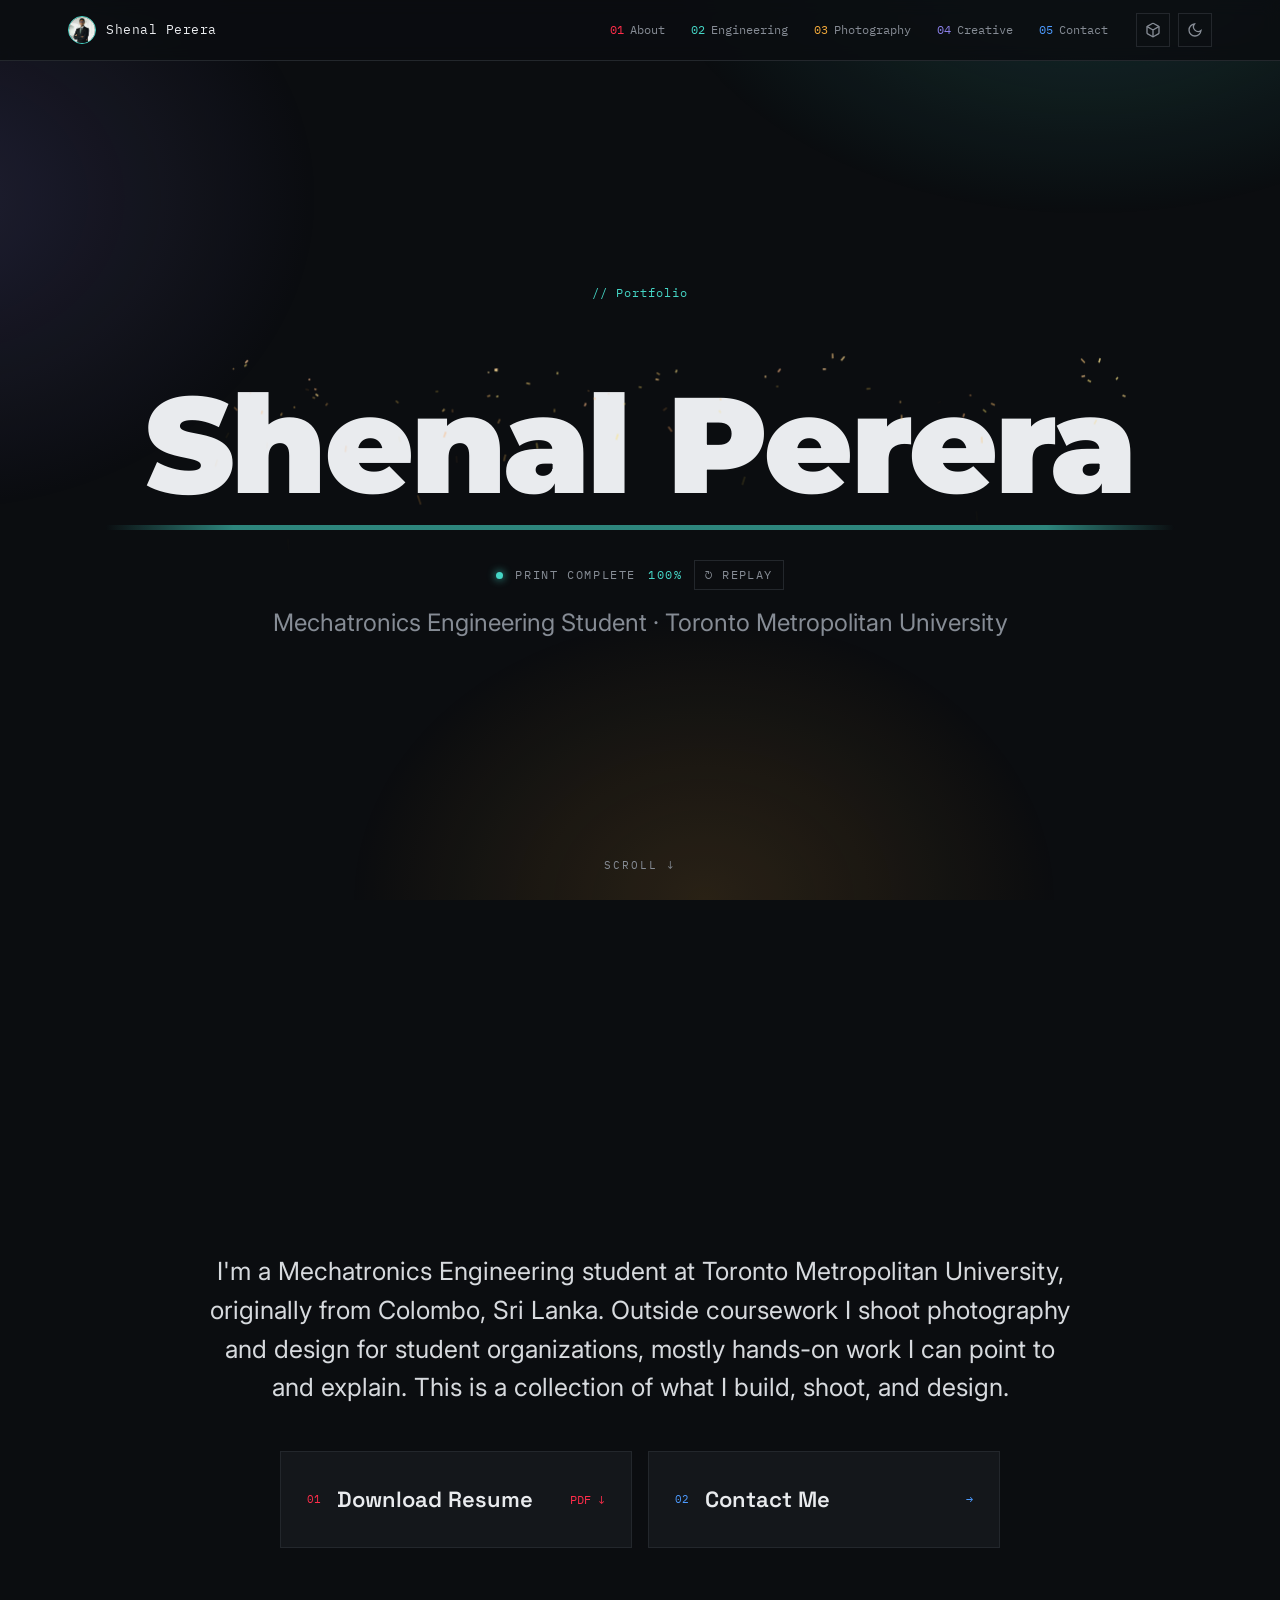
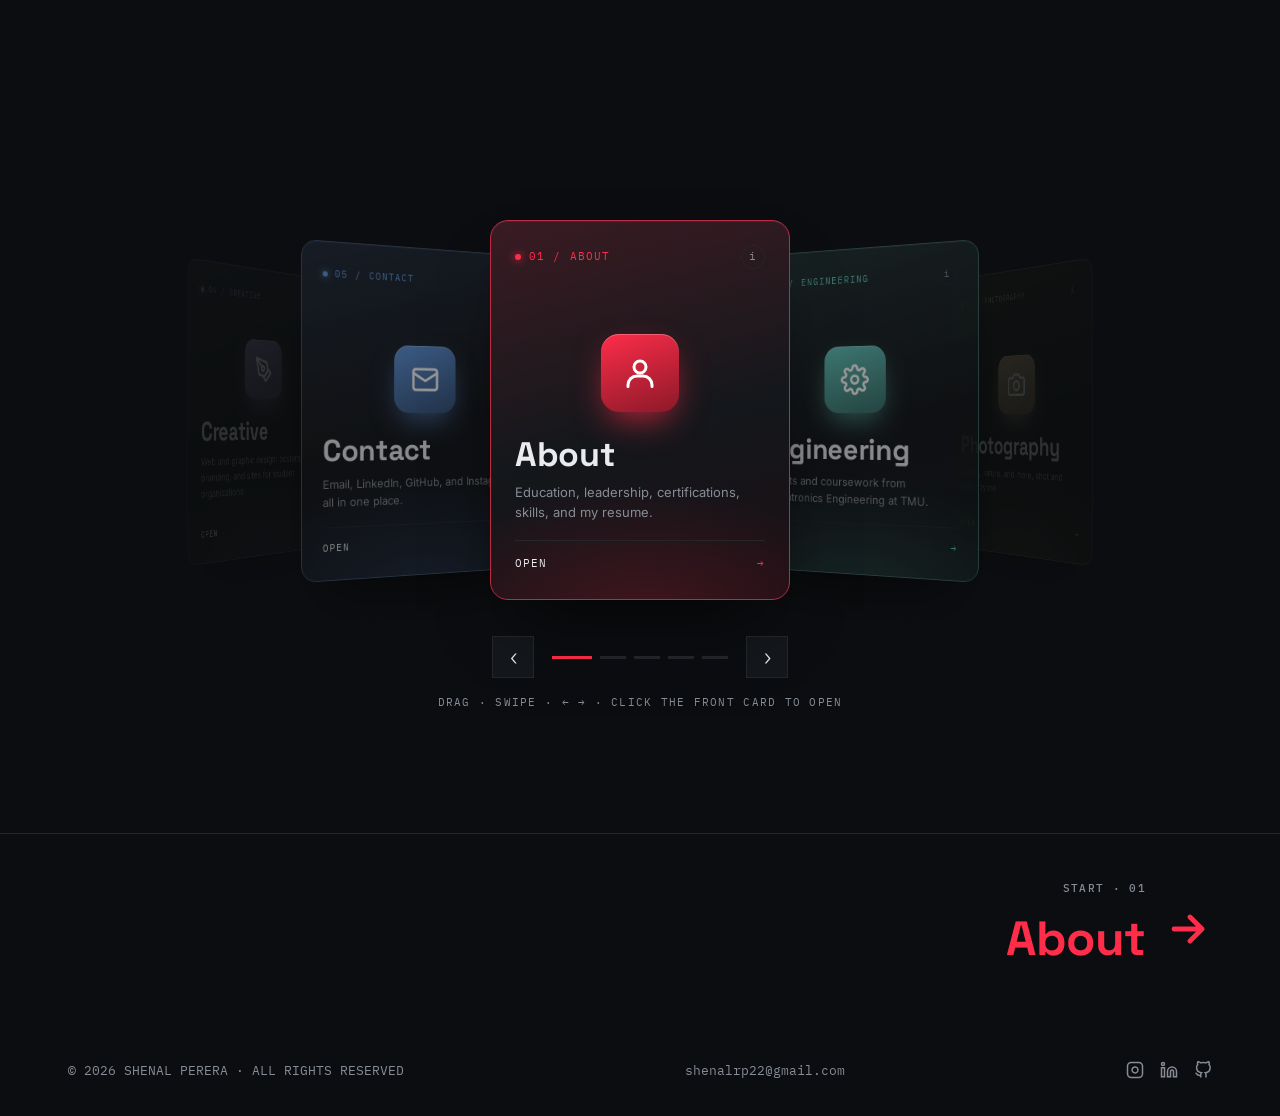
<file: index.html>
<!DOCTYPE html>
<html lang="en">
<head>
<meta charset="utf-8">
<meta name="viewport" content="width=device-width, initial-scale=1">
<title>Shenal Perera | Mechatronics Engineering Portfolio</title>
<meta name="description" content="Portfolio of Shenal Perera, first-year Mechatronics Engineering student at Toronto Metropolitan University: engineering, photography, and creative work.">
<meta property="og:type" content="website">
<meta property="og:site_name" content="Shenal Perera">
<meta property="og:title" content="Shenal Perera | Mechatronics Engineering Portfolio">
<meta property="og:description" content="Portfolio of Shenal Perera, first-year Mechatronics Engineering student at Toronto Metropolitan University: engineering, photography, and creative work.">
<meta property="og:url" content="https://shenalrp.github.io/">
<meta property="og:image" content="https://shenalrp.github.io/assets/img/og-card.png">
<meta property="og:image:width" content="1200">
<meta property="og:image:height" content="630">
<meta name="twitter:card" content="summary_large_image">
<meta name="theme-color" content="#0b0c0e">
<link rel="icon" type="image/svg+xml" href="assets/img/favicon.svg">
<link rel="apple-touch-icon" href="assets/img/headshot.jpg">
<link rel="preconnect" href="https://fonts.googleapis.com">
<link rel="preconnect" href="https://fonts.gstatic.com" crossorigin>
<link href="https://fonts.googleapis.com/css2?family=Space+Grotesk:wght@400;500;600;700&family=IBM+Plex+Mono:wght@400;500&family=Inter:wght@400;500&family=Montserrat:wght@900&display=swap" rel="stylesheet">
<link rel="stylesheet" href="assets/css/site.css">
<script>try{if(localStorage.getItem("motion")==="off")document.documentElement.setAttribute("data-motion","off")}catch(e){}</script>
<style>
main{flex:1;padding:0 0 70px}
.intro{max-width:600px;color:var(--mute);font-size:17px;margin-bottom:56px}

.cards{display:grid;grid-template-columns:repeat(auto-fit,minmax(200px,1fr));gap:1px;background:var(--line);border:1px solid var(--line)}
.card{display:block;text-decoration:none;background:var(--bg);padding:30px 26px;transition:background .25s,transform .25s;position:relative;border-top:2px solid var(--cc,var(--line))}
.card:hover{background:var(--bg2);transform:translateY(-3px)}
.card:hover .go{color:var(--cc)}
.card:hover h2{color:var(--cc)}
.card .n{font-family:"IBM Plex Mono",monospace;font-size:12px;color:var(--mute)}
.card h2{font-family:"Space Grotesk",sans-serif;font-weight:600;font-size:26px;margin:14px 0 10px;transition:color .2s}
.card p{color:var(--mute);font-size:13.5px;line-height:1.6}
.card .go{display:inline-block;margin-top:18px;font-family:"IBM Plex Mono",monospace;font-size:11px;letter-spacing:.06em;color:var(--mute);transition:color .2s}
.card.c-eng{--cc:var(--acc1)}
.card.c-photo{--cc:var(--acc2)}
.card.c-creative{--cc:var(--acc3)}
.card.c-about{--cc:var(--acc4)}
.card.c-contact{--cc:var(--acc5)}

@media(max-width:820px){
  .cards{grid-template-columns:1fr}
}

/* ===== 3D-printer hero ===== */
.home-hero{min-height:100vh;min-height:100svh;display:flex;align-items:center;padding:96px 0 70px;position:relative;border-bottom:none}
.home-hero .wrap{width:100%;text-align:center}
.printer{position:relative;display:inline-block;margin:70px 0 6px;max-width:100%}
.p-text{position:relative;font-family:"Uni Sans Heavy","Uni Sans","Montserrat",sans-serif;font-weight:900;font-size:clamp(44px,10.6vw,196px);line-height:1.08;margin:0;white-space:nowrap;letter-spacing:-.02em;transform-origin:50% 50%;will-change:transform}
.p-ghost{color:transparent}
.p-solid,.p-hot,.p-bead,.p-shine{position:absolute;inset:0}
.p-solid{clip-path:inset(100% 0 0 0);background:repeating-linear-gradient(180deg,var(--fg) 0 2px,color-mix(in srgb,var(--fg) 68%,var(--bg)) 2px 3px);-webkit-background-clip:text;background-clip:text;color:transparent}
.p-hot{color:#ff8a2a;text-shadow:0 0 22px #ff5a00,0 0 6px #ff9a3c;opacity:.9;clip-path:inset(100% 0 0 0)}
.p-bead{color:#fff1c9;text-shadow:0 0 10px #ffd27a,0 0 26px #ff7a1a,0 0 40px #ff5a00;clip-path:inset(100% 100% 0 0)}
.p-shine{color:transparent;background:linear-gradient(105deg,transparent 38%,rgba(255,255,255,.95) 50%,transparent 62%);background-size:300% 100%;background-position:120% 0;-webkit-background-clip:text;background-clip:text;opacity:0}
.home-hero.done .p-shine{opacity:1;animation:shine 1.1s .1s cubic-bezier(.3,.6,.2,1) forwards}
@keyframes shine{to{background-position:-20% 0}}
.home-hero.done .p-text{animation:pop .6s cubic-bezier(.2,.9,.3,1.4)}
@keyframes pop{40%{transform:scale(1.035);filter:drop-shadow(0 0 26px color-mix(in srgb,var(--acc) 60%,transparent))}100%{transform:none;filter:none}}
.p-sparks{position:absolute;left:-80px;top:-120px;width:calc(100% + 160px);height:calc(100% + 200px);pointer-events:none;z-index:4}
.p-gantry{position:absolute;left:-40px;right:-40px;top:0;height:0;z-index:3;pointer-events:none;will-change:transform;transition:opacity .6s}
.p-rail{position:absolute;left:0;right:0;top:-44px;height:5px;border-radius:3px;background:linear-gradient(90deg,transparent,color-mix(in srgb,var(--fg) 34%,transparent) 6% 94%,transparent)}
.p-head{position:absolute;left:40px;top:0;width:0;will-change:transform}
.p-carriage{position:absolute;left:-22px;top:-56px;width:44px;height:36px;border-radius:6px;background:linear-gradient(180deg,#4a4f57,#1b1e23);border:1px solid #5a606a;box-shadow:inset 0 3px 0 var(--acc),0 0 18px -2px color-mix(in srgb,var(--acc) 60%,transparent),0 8px 16px -4px rgba(0,0,0,.6)}
.p-carriage::after{content:"";position:absolute;left:8px;right:8px;top:12px;height:11px;border-radius:2px;background:repeating-linear-gradient(90deg,#2a2e34 0 2px,#3d424a 2px 4px)}
.p-nozzle{position:absolute;left:-7px;top:-20px;width:14px;height:14px;background:linear-gradient(180deg,#e2b465,#8c6a2f);clip-path:polygon(0 0,100% 0,66% 100%,34% 100%)}
.p-glow{position:absolute;left:-4px;top:-8px;width:8px;height:8px;border-radius:50%;background:#ffe3a1;box-shadow:0 0 14px 5px #ff7a1a,0 0 30px 8px rgba(255,90,0,.45)}
.p-bed{height:5px;margin:6px -40px 0;border-radius:3px;background:linear-gradient(90deg,transparent,var(--acc) 12% 88%,transparent);opacity:.6;box-shadow:0 10px 30px -6px var(--acc)}
.home-hero.done .p-bed{animation:bed 1s ease-out}
@keyframes bed{30%{opacity:1;box-shadow:0 10px 50px 0 var(--acc)}}
.p-status{display:flex;align-items:center;justify-content:center;gap:12px;margin-top:24px;font-family:"IBM Plex Mono",monospace;font-size:11.5px;letter-spacing:.14em;color:var(--mute)}
.p-status .dot{width:7px;height:7px;border-radius:50%;background:#ff8a2a;box-shadow:0 0 8px #ff8a2a;animation:blink .6s infinite}
.home-hero.done .p-status .dot{animation:none;background:var(--acc);box-shadow:0 0 8px var(--acc)}
.p-status #pPct{color:var(--acc)}
.p-replay{background:none;border:1px solid var(--line);color:var(--mute);font:inherit;letter-spacing:.12em;padding:5px 10px;cursor:pointer;opacity:0;pointer-events:none;transition:opacity .4s,color .2s,border-color .2s}
.home-hero.done .p-replay{opacity:1;pointer-events:auto}
.p-replay:hover{color:var(--fg);border-color:var(--fg)}
@keyframes blink{50%{opacity:.25}}
.p-sub{font-size:clamp(17px,2.2vw,24px);color:var(--mute);margin-top:14px;opacity:0;transform:translateY(10px);transition:opacity .8s,transform .8s}
.home-hero.done .p-sub{opacity:1;transform:none}
.scroll-cue{position:absolute;bottom:26px;left:50%;transform:translateX(-50%);font-family:"IBM Plex Mono",monospace;font-size:10.5px;letter-spacing:.18em;color:var(--mute);opacity:0;transition:opacity .6s}
.home-hero.done .scroll-cue{opacity:1;animation:cue 1.8s ease-in-out infinite}
@keyframes cue{50%{transform:translate(-50%,7px)}}
html[data-motion="off"] .p-solid{clip-path:none}
.home-hero.done .p-solid,html[data-motion="off"] .p-solid{background:none;color:var(--fg)}
html[data-motion="off"] .p-bead,html[data-motion="off"] .p-hot,html[data-motion="off"] .p-gantry,html[data-motion="off"] .p-sparks,html[data-motion="off"] .p-shine,html[data-motion="off"] .p-replay{display:none}
html[data-motion="off"] .p-sub{opacity:1;transform:none}
@media(max-width:600px){ .p-carriage{transform:scale(.75);transform-origin:50% 100%} .printer{margin-top:56px} }

/* ===== intro + two buttons ===== */
.home-intro{min-height:100vh;min-height:100svh;display:flex;align-items:center}
.home-intro .wrap{width:100%;text-align:center}
.name-small{font-family:"Uni Sans Heavy","Uni Sans","Montserrat",sans-serif;font-weight:900;font-size:clamp(34px,5.4vw,84px);line-height:1.08;letter-spacing:-.02em;margin:0 0 26px;white-space:nowrap;display:inline-block;color:var(--fg)}
html:not([data-motion="off"]) .name-small{visibility:hidden}
.p-fade{transition:none}
.home-intro .intro{font-size:clamp(18px,2.2vw,25px);line-height:1.55;color:color-mix(in srgb,var(--fg) 82%,var(--mute));max-width:860px;margin:0 auto 44px}
.cta-pair{display:grid;grid-template-columns:1fr 1fr;gap:16px;max-width:720px;margin:0 auto;text-align:left}
.cta-box{display:flex;align-items:center;gap:16px;padding:30px 26px;border:1px solid var(--line);background:var(--bg2);text-decoration:none;color:var(--fg);position:relative;overflow:hidden;transition:border-color .25s,transform .25s}
.cta-box::before{content:"";position:absolute;left:0;right:0;top:0;height:120%;background:linear-gradient(180deg,transparent,color-mix(in srgb,var(--cc) 22%,transparent),transparent);transform:translateY(-110%);transition:transform .9s cubic-bezier(.2,.7,.2,1);pointer-events:none}
.cta-box:hover{border-color:var(--cc);transform:translateY(-3px)}
.cta-box:hover::before{transform:translateY(90%)}
.cta-box .k{font-family:"IBM Plex Mono",monospace;font-size:11px;color:var(--cc)}
.cta-box b{font-family:"Space Grotesk",sans-serif;font-size:22px;font-weight:600}
.cta-box .a{margin-left:auto;font-family:"IBM Plex Mono",monospace;font-size:12px;color:var(--cc)}
@media(max-width:560px){.cta-pair{grid-template-columns:1fr}}

/* ===== 3D sideways carousel ===== */
.carousel{position:relative;margin-top:-10px}
html,body{overflow-x:clip}
.car-stage{position:relative;height:420px;perspective:1400px;transform-style:preserve-3d;touch-action:pan-y;user-select:none;-webkit-user-select:none}
.car-card{position:absolute;left:50%;top:10px;width:300px;height:380px;margin-left:-150px;text-decoration:none;color:var(--fg);border-radius:18px;border:1px solid color-mix(in srgb,var(--cc) 38%,var(--line));background:linear-gradient(165deg,color-mix(in srgb,var(--cc) 16%,var(--bg2)) 0%,var(--bg2) 55%,color-mix(in srgb,var(--cc) 6%,var(--bg)) 100%);box-shadow:0 40px 70px -30px rgba(0,0,0,.7),inset 0 1px 0 rgba(255,255,255,.06);transition:transform .75s cubic-bezier(.2,.8,.2,1),opacity .55s,filter .55s,border-color .3s;overflow:hidden;cursor:pointer;-webkit-tap-highlight-color:transparent}
.car-card::before{content:"";position:absolute;left:0;right:0;top:0;height:60%;background:linear-gradient(180deg,transparent,color-mix(in srgb,var(--cc) 26%,transparent),transparent);transform:translateY(-110%);transition:transform 1s cubic-bezier(.2,.7,.2,1);pointer-events:none;z-index:1}
.car-card.active:hover::before{transform:translateY(190%)}
.car-card.active{border-color:color-mix(in srgb,var(--cc) 70%,var(--line))}
.car-card::after{content:"";position:absolute;inset:auto -30% -40% -30%;height:70%;background:radial-gradient(closest-side,color-mix(in srgb,var(--cc) 22%,transparent),transparent);pointer-events:none;opacity:.8}
.car-inner{position:relative;z-index:2;height:100%;padding:24px 24px 26px;display:flex;flex-direction:column;transition:transform .35s cubic-bezier(.2,.8,.2,1)}
.car-card.active:hover .car-inner{transform:translateY(-8px)}
.car-top{display:flex;justify-content:space-between;align-items:center;font-family:"IBM Plex Mono",monospace;font-size:11px;letter-spacing:.1em;color:var(--cc)}
.car-top i{display:inline-block;width:6px;height:6px;border-radius:50%;background:var(--cc);margin-right:8px;box-shadow:0 0 8px var(--cc)}
.car-top .info{width:24px;height:24px;border-radius:50%;border:1px solid var(--line);display:flex;align-items:center;justify-content:center;color:var(--mute);font-size:11px;font-style:normal}
.car-ico{width:78px;height:78px;border-radius:18px;margin:auto auto 26px;display:flex;align-items:center;justify-content:center;background:linear-gradient(160deg,var(--cc),color-mix(in srgb,var(--cc) 55%,#000));box-shadow:0 14px 34px -8px color-mix(in srgb,var(--cc) 70%,transparent),inset 0 1px 0 rgba(255,255,255,.25);transition:transform .4s cubic-bezier(.2,.8,.2,1)}
.car-card.active:hover .car-ico{transform:translateY(-4px) scale(1.05)}
.car-ico svg{width:36px;height:36px;color:#fff}
.car-card h2{font-family:"Space Grotesk",sans-serif;font-weight:700;font-size:34px;letter-spacing:-.01em;line-height:1;margin-bottom:10px}
.car-card p{color:var(--mute);font-size:13px;line-height:1.55;min-height:40px}
.car-card .go{margin-top:18px;padding-top:14px;border-top:1px solid var(--line);display:flex;justify-content:space-between;font-family:"IBM Plex Mono",monospace;font-size:11px;letter-spacing:.1em;color:var(--fg)}
.car-card .go b{color:var(--cc);font-weight:400}
.car-nav{display:flex;align-items:center;justify-content:center;gap:18px;margin-top:6px}
.car-nav button{width:42px;height:42px;background:var(--bg2);border:1px solid var(--line);color:var(--fg);font:300 22px/1 "Inter",sans-serif;cursor:pointer;transition:border-color .2s,color .2s}
.car-nav button:hover{border-color:var(--fg)}
.car-dots{display:flex;gap:8px}
.car-dots span{width:26px;height:3px;background:var(--line);cursor:pointer;transition:background .3s,width .3s}
.car-dots span.on{background:var(--dc,var(--fg));width:40px}
.car-hint{text-align:center;margin-top:16px;font-family:"IBM Plex Mono",monospace;font-size:10.5px;letter-spacing:.12em;color:var(--mute)}
@media(max-width:820px){
  .car-stage{height:400px}
  .car-card{width:260px;height:360px;margin-left:-130px}
}
</style>
</head>
<body>

<nav><div class="wrap">
  <a class="logo" href="index.html"><span class="mark"><img src="assets/img/headshot.jpg" alt="Shenal Perera"></span> <span class="name">Shenal Perera</span></a>
  <div class="navlinks-wrap"><ul class="navlinks">
    <li><a href="about.html" style="--tagc:var(--acc4)"><span class="idx">01</span>About</a></li>
    <li><a href="engineering.html" style="--tagc:var(--acc1)"><span class="idx">02</span>Engineering</a></li>
    <li><a href="photography/index.html" style="--tagc:var(--acc2)"><span class="idx">03</span>Photography</a></li>
    <li><a href="creative.html" style="--tagc:var(--acc3)"><span class="idx">04</span>Creative</a></li>
    <li><a href="contact.html" style="--tagc:var(--acc5)"><span class="idx">05</span>Contact</a></li>
  </ul></div>
  <button class="theme-btn motion-btn" id="motionBtn" aria-label="Toggle simple mode (turn 3D and animations off)" title="Simple mode: turn 3D &amp; animations off">
    <svg class="live" viewBox="0 0 24 24" fill="none" stroke="currentColor" stroke-width="2" stroke-linecap="round" stroke-linejoin="round"><path d="M21 16V8a2 2 0 0 0-1-1.73l-7-4a2 2 0 0 0-2 0l-7 4A2 2 0 0 0 3 8v8a2 2 0 0 0 1 1.73l7 4a2 2 0 0 0 2 0l7-4A2 2 0 0 0 21 16z"/><path d="M3.3 7 12 12l8.7-5M12 22V12"/></svg>
    <svg class="still" viewBox="0 0 24 24" fill="none" stroke="currentColor" stroke-width="2" stroke-linecap="round"><rect x="3" y="3" width="18" height="18"/><path d="M3 9h18M9 21V9"/></svg>
  </button>
  <button class="theme-btn" id="themeBtn" aria-label="Toggle light/dark theme">
    <svg class="moon" viewBox="0 0 24 24" fill="none" stroke="currentColor" stroke-width="2"><path d="M21 12.8A9 9 0 1 1 11.2 3 7 7 0 0 0 21 12.8Z"/></svg>
    <svg class="sun" viewBox="0 0 24 24" fill="none" stroke="currentColor" stroke-width="2"><circle cx="12" cy="12" r="4"/><path d="M12 2v3M12 19v3M4.2 4.2l2.1 2.1M17.7 17.7l2.1 2.1M2 12h3M19 12h3M4.2 19.8l2.1-2.1M17.7 6.3l2.1-2.1"/></svg>
  </button>
</div></nav>

<main>
<header class="home-hero"><div class="wrap">
  <div class="eyebrow">Portfolio</div>
  <div class="printer" id="printer">
    <div class="p-gantry" aria-hidden="true"><div class="p-rail"></div><div class="p-head" id="pHead"><div class="p-carriage"></div><div class="p-nozzle"></div><div class="p-glow"></div></div></div>
    <h1 class="p-text" id="pText"><span class="p-ghost" aria-hidden="true">Shenal Perera</span><span class="p-solid" id="pSolid">Shenal Perera</span><span class="p-hot" id="pHot" aria-hidden="true">Shenal Perera</span><span class="p-bead" id="pBead" aria-hidden="true">Shenal Perera</span><span class="p-shine" aria-hidden="true">Shenal Perera</span></h1>
    <canvas class="p-sparks" id="pSparks" aria-hidden="true"></canvas>
    <div class="p-bed" aria-hidden="true"></div>
  </div>
  <div class="p-status" id="pStatus"><span class="dot"></span><span id="pMsg">PRINTING</span><span id="pPct">0%</span><button class="p-replay" id="pReplay" type="button">↻ REPLAY</button></div>
  <p class="p-sub" id="pSub">Mechatronics Engineering Student · Toronto Metropolitan University</p>
  <div class="scroll-cue motion-only" id="scrollCue">SCROLL ↓</div>
</div></header>

<section class="home-intro" style="border-bottom:none"><div class="wrap">
  <h2 class="name-small" id="nameSmall">Shenal Perera</h2>
  <p class="intro reveal">I'm a Mechatronics Engineering student at Toronto Metropolitan University, originally from Colombo, Sri Lanka. Outside coursework I shoot photography and design for student organizations, mostly hands-on work I can point to and explain. This is a collection of what I build, shoot, and design.</p>
  <div class="cta-pair reveal-stagger">
    <a class="cta-box" href="assets/cv/Shenal-Perera-Resume.pdf" download target="_blank" rel="noopener" style="--cc:var(--acc4)"><span class="k">01</span><b>Download Resume</b><span class="a">PDF ↓</span></a>
    <a class="cta-box" href="contact.html" style="--cc:var(--acc5)"><span class="k">02</span><b>Contact Me</b><span class="a">→</span></a>
  </div>
</div></section>

<section class="home-tabs" style="border-bottom:none;padding-top:20px"><div class="wrap">
  <div class="carousel reveal motion-only" id="carousel">
    <div class="car-stage" id="carStage">
      <a class="car-card" href="about.html" style="--cc:var(--acc4)"><div class="car-inner">
        <div class="car-top"><span><i></i>01 / ABOUT</span><span class="info">i</span></div>
        <div class="car-ico"><svg viewBox="0 0 24 24" fill="none" stroke="currentColor" stroke-width="2" stroke-linecap="round" stroke-linejoin="round"><circle cx="12" cy="8" r="4"/><path d="M4 21v-1a6 6 0 0 1 6-6h4a6 6 0 0 1 6 6v1"/></svg></div>
        <h2>About</h2>
        <p>Education, leadership, certifications, skills, and my resume.</p>
        <div class="go">OPEN <b>→</b></div>
      </div></a>
      <a class="car-card" href="engineering.html" style="--cc:var(--acc1)"><div class="car-inner">
        <div class="car-top"><span><i></i>02 / ENGINEERING</span><span class="info">i</span></div>
        <div class="car-ico"><svg viewBox="0 0 24 24" fill="none" stroke="currentColor" stroke-width="2" stroke-linecap="round" stroke-linejoin="round"><circle cx="12" cy="12" r="3"/><path d="M19.4 15a1.7 1.7 0 0 0 .3 1.8l.1.1a2 2 0 1 1-2.8 2.8l-.1-.1a1.7 1.7 0 0 0-1.8-.3 1.7 1.7 0 0 0-1 1.5V21a2 2 0 1 1-4 0v-.1a1.7 1.7 0 0 0-1.1-1.5 1.7 1.7 0 0 0-1.8.3l-.1.1a2 2 0 1 1-2.8-2.8l.1-.1a1.7 1.7 0 0 0 .3-1.8 1.7 1.7 0 0 0-1.5-1H3a2 2 0 1 1 0-4h.1a1.7 1.7 0 0 0 1.5-1.1 1.7 1.7 0 0 0-.3-1.8l-.1-.1a2 2 0 1 1 2.8-2.8l.1.1a1.7 1.7 0 0 0 1.8.3H9a1.7 1.7 0 0 0 1-1.5V3a2 2 0 1 1 4 0v.1a1.7 1.7 0 0 0 1 1.5 1.7 1.7 0 0 0 1.8-.3l.1-.1a2 2 0 1 1 2.8 2.8l-.1.1a1.7 1.7 0 0 0-.3 1.8V9a1.7 1.7 0 0 0 1.5 1H21a2 2 0 1 1 0 4h-.1a1.7 1.7 0 0 0-1.5 1z"/></svg></div>
        <h2>Engineering</h2>
        <p>Projects and coursework from Mechatronics Engineering at TMU.</p>
        <div class="go">OPEN <b>→</b></div>
      </div></a>
      <a class="car-card" href="photography/index.html" style="--cc:var(--acc2)"><div class="car-inner">
        <div class="car-top"><span><i></i>03 / PHOTOGRAPHY</span><span class="info">i</span></div>
        <div class="car-ico"><svg viewBox="0 0 24 24" fill="none" stroke="currentColor" stroke-width="2" stroke-linecap="round" stroke-linejoin="round"><path d="M23 19a2 2 0 0 1-2 2H3a2 2 0 0 1-2-2V8a2 2 0 0 1 2-2h4l2-3h6l2 3h4a2 2 0 0 1 2 2z"/><circle cx="12" cy="13" r="4"/></svg></div>
        <h2>Photography</h2>
        <p>Events, nature, and more, shot and edited by me.</p>
        <div class="go">OPEN <b>→</b></div>
      </div></a>
      <a class="car-card" href="creative.html" style="--cc:var(--acc3)"><div class="car-inner">
        <div class="car-top"><span><i></i>04 / CREATIVE</span><span class="info">i</span></div>
        <div class="car-ico"><svg viewBox="0 0 24 24" fill="none" stroke="currentColor" stroke-width="2" stroke-linecap="round" stroke-linejoin="round"><path d="M12 19l7-7 3 3-7 7-3-3z"/><path d="M18 13l-1.5-7.5L2 2l3.5 14.5L13 18l5-5z"/><path d="M2 2l7.6 7.6"/><circle cx="11" cy="11" r="2"/></svg></div>
        <h2>Creative</h2>
        <p>Web and graphic design: posters, branding, and sites for student organizations.</p>
        <div class="go">OPEN <b>→</b></div>
      </div></a>
      <a class="car-card" href="contact.html" style="--cc:var(--acc5)"><div class="car-inner">
        <div class="car-top"><span><i></i>05 / CONTACT</span><span class="info">i</span></div>
        <div class="car-ico"><svg viewBox="0 0 24 24" fill="none" stroke="currentColor" stroke-width="2" stroke-linecap="round" stroke-linejoin="round"><rect x="2" y="4" width="20" height="16" rx="2"/><path d="m22 7-10 6L2 7"/></svg></div>
        <h2>Contact</h2>
        <p>Email, LinkedIn, GitHub, and Instagram, all in one place.</p>
        <div class="go">OPEN <b>→</b></div>
      </div></a>
    </div>
    <div class="car-nav"><button class="car-prev" aria-label="Previous">‹</button><div class="car-dots" id="carDots"></div><button class="car-next" aria-label="Next">›</button></div>
    <div class="car-hint">DRAG · SWIPE · ← → · CLICK THE FRONT CARD TO OPEN</div>
  </div>
  <div class="cards still-only">
    <a class="card c-about" href="about.html"><div class="n">01 / ABOUT</div><h2>About</h2><p>Education, leadership, certifications, skills, and my resume.</p><span class="go">VIEW →</span></a>
    <a class="card c-eng" href="engineering.html"><div class="n">02 / ENGINEERING</div><h2>Engineering</h2><p>Projects and coursework from Mechatronics Engineering at TMU.</p><span class="go">VIEW →</span></a>
    <a class="card c-photo" href="photography/index.html"><div class="n">03 / PHOTOGRAPHY</div><h2>Photography</h2><p>Events, nature, and more, shot and edited by me.</p><span class="go">VIEW →</span></a>
    <a class="card c-creative" href="creative.html"><div class="n">04 / CREATIVE</div><h2>Creative</h2><p>Posters, branding, and sites for student organizations.</p><span class="go">VIEW →</span></a>
    <a class="card c-contact" href="contact.html"><div class="n">05 / CONTACT</div><h2>Contact</h2><p>Email, LinkedIn, GitHub, and Instagram.</p><span class="go">VIEW →</span></a>
  </div>
</div></section>
</main>

<div class="next-nav"><div class="wrap"><a href="about.html" style="--nc:var(--acc4)"><span><small>START · 01</small>About</span><svg viewBox="0 0 24 24" fill="none" stroke="currentColor" stroke-width="2.4" stroke-linecap="round" stroke-linejoin="round"><path d="M5 12h14M13 6l6 6-6 6"/></svg></a></div></div>

<footer><div class="wrap">
  <p>© <span id="yr"></span> SHENAL PERERA · ALL RIGHTS RESERVED</p>
  <p><a href="mailto:shenalrp22@gmail.com" style="color:var(--mute);text-decoration:none">shenalrp22@gmail.com</a></p>
  <div class="social">
    <a href="https://www.instagram.com/shenal_rp" target="_blank" rel="noopener" aria-label="Instagram"><svg viewBox="0 0 24 24" fill="none" stroke="currentColor" stroke-width="2"><rect x="2" y="2" width="20" height="20" rx="5"/><path d="M16 11.37A4 4 0 1 1 12.63 8 4 4 0 0 1 16 11.37z"/><line x1="17.5" y1="6.5" x2="17.51" y2="6.5"/></svg></a>
    <a href="https://www.linkedin.com/in/shenal-perera-524128398" target="_blank" rel="noopener" aria-label="LinkedIn"><svg viewBox="0 0 24 24" fill="none" stroke="currentColor" stroke-width="2"><path d="M16 8a6 6 0 0 1 6 6v7h-4v-7a2 2 0 0 0-2-2 2 2 0 0 0-2 2v7h-4v-7a6 6 0 0 1 6-6z"/><rect x="2" y="9" width="4" height="12"/><circle cx="4" cy="4" r="2"/></svg></a>
    <a href="https://github.com/shenalrp22-bit" target="_blank" rel="noopener" aria-label="GitHub"><svg viewBox="0 0 24 24" fill="none" stroke="currentColor" stroke-width="2"><path d="M9 19c-5 1.5-5-2.5-7-3m14 6v-3.87a3.37 3.37 0 0 0-.94-2.61c3.14-.35 6.44-1.54 6.44-7A5.44 5.44 0 0 0 20 4.77 5.07 5.07 0 0 0 19.91 1S18.73.65 16 2.48a13.38 13.38 0 0 0-7 0C6.27.65 5.09 1 5.09 1A5.07 5.07 0 0 0 5 4.77a5.44 5.44 0 0 0-1.5 3.78c0 5.42 3.3 6.61 6.44 7A3.37 3.37 0 0 0 9 18.13V22"/></svg></a>
  </div>
</div></footer>

<script src="assets/js/site.js" defer></script>
<script>
// ===== 3D printer: prints the name layer by layer, nozzle zig-zagging across =====
(function(){
  var hero = document.querySelector('.home-hero');
  var text = document.getElementById('pText'), solid = document.getElementById('pSolid'), hot = document.getElementById('pHot'), bead = document.getElementById('pBead');
  var head = document.getElementById('pHead'), gantry = document.querySelector('.p-gantry');
  var msg = document.getElementById('pMsg'), pct = document.getElementById('pPct');
  var cv = document.getElementById('pSparks'), ctx = cv.getContext('2d');
  var still = document.documentElement.getAttribute('data-motion') === 'off' || matchMedia('(prefers-reduced-motion: reduce)').matches;
  var LAYERS = 26, DELAY = 300, TOTAL = 2500, PAD_X = 80, PAD_Y = 120;
  var sparks = [], t0 = null, running = false, finished = false;

  function sizeCanvas(){
    var r = cv.getBoundingClientRect(), dpr = Math.min(2, window.devicePixelRatio || 1);
    cv.width = r.width * dpr; cv.height = r.height * dpr; ctx.setTransform(dpr, 0, 0, dpr, 0, 0);
  }
  function emit(x, y, k){
    for (var i = 0; i < k; i++){
      sparks.push({ x: x, y: y, vx: (Math.random() - .5) * 5, vy: -Math.random() * 3.2 - .4, life: 0, max: 18 + Math.random() * 26, hue: 25 + Math.random() * 25 });
    }
  }
  function drawSparks(){
    ctx.clearRect(0, 0, cv.width, cv.height);
    ctx.globalCompositeOperation = 'lighter';
    for (var i = sparks.length - 1; i >= 0; i--){
      var p = sparks[i];
      p.life++; p.vy += .16; p.vx *= .985; p.x += p.vx; p.y += p.vy;
      var a = 1 - p.life / p.max;
      if (a <= 0){ sparks.splice(i, 1); continue; }
      ctx.strokeStyle = 'hsla(' + p.hue + ',100%,' + (60 + a * 25) + '%,' + a + ')';
      ctx.lineWidth = 1.6;
      ctx.beginPath(); ctx.moveTo(p.x, p.y); ctx.lineTo(p.x - p.vx * 2.2, p.y - p.vy * 2.2); ctx.stroke();
    }
    ctx.globalCompositeOperation = 'source-over';
  }
  function finish(){
    finished = true;
    solid.style.clipPath = 'inset(0 0 0 0)';
    hot.style.clipPath = 'inset(100% 0 0 0)';
    bead.style.clipPath = 'inset(100% 100% 0 0)';
    gantry.style.opacity = 0;
    msg.textContent = 'PRINT COMPLETE'; pct.textContent = '100%';
    hero.classList.add('done');
  }
  function frame(ts){
    if (t0 === null) t0 = ts;
    if (finished){ drawSparks(); if (sparks.length) requestAnimationFrame(frame); else running = false; return; }
    var t = ts - t0 - DELAY;
    var W = text.offsetWidth, H = text.offsetHeight;
    if (t < 0){ head.style.transform = 'translateX(0px)'; gantry.style.transform = 'translateY(' + H + 'px)'; requestAnimationFrame(frame); return; }
    var p = Math.min(1, t / TOTAL);
    var lf = p * LAYERS, L = Math.min(LAYERS - 1, Math.floor(lf)), f = p >= 1 ? 1 : lf - L;
    var x = (L % 2 === 0) ? f : 1 - f;                  // zig-zag each layer
    var step = 100 / LAYERS, done = L * step, top = 100 - (L + 1) * step;
    solid.style.clipPath = 'inset(' + (100 - done) + '% 0 0 0)';
    hot.style.clipPath = 'inset(' + (100 - done) + '% 0 ' + Math.max(0, done - 3 * step) + '% 0)';  // last 3 layers still glowing
    bead.style.clipPath = (L % 2 === 0)
      ? 'inset(' + top + '% ' + (100 - x * 100) + '% ' + done + '% 0)'
      : 'inset(' + top + '% 0 ' + done + '% ' + (x * 100) + '%)';
    var y = H * top / 100;
    gantry.style.transform = 'translateY(' + y + 'px)';
    head.style.transform = 'translateX(' + (x * W) + 'px)';
    pct.textContent = Math.round(p * 100) + '%';
    if (p < 1) emit(PAD_X + x * W, PAD_Y + y, 3);
    drawSparks();
    if (p < 1 || sparks.length){ requestAnimationFrame(frame); if (p >= 1 && !finished) finish(); }
    else { running = false; if (!finished) finish(); }
  }
  function start(){
    if (running) return;
    running = true; finished = false; t0 = null; sparks = [];
    hero.classList.remove('done');
    gantry.style.opacity = 1; msg.textContent = 'PRINTING'; pct.textContent = '0%';
    solid.style.clipPath = 'inset(100% 0 0 0)';
    sizeCanvas();
    requestAnimationFrame(frame);
  }
  if (still){ finish(); return; }
  document.getElementById('pReplay').addEventListener('click', start);
  window.addEventListener('resize', sizeCanvas);
  start();
})();

// ===== scroll morph: the big printed name shrinks and glides into the second screen =====
(function(){
  if (document.documentElement.getAttribute('data-motion') === 'off') return;
  var big = document.getElementById('pText'), small = document.getElementById('nameSmall');
  if (!big || !small) return;
  var fades = Array.prototype.slice.call(document.querySelectorAll('.home-hero .eyebrow, .p-bed, .p-status, .p-sub, .scroll-cue, .p-sparks'));
  var m = null, ticking = false;
  function measure(){
    var prev = big.style.transform;
    big.style.transform = 'none';
    var b = big.getBoundingClientRect(), t = small.getBoundingClientRect();
    big.style.transform = prev;
    m = {
      dx: (t.left + t.width / 2) - (b.left + b.width / 2),
      dy: (t.top + t.height / 2) - (b.top + b.height / 2),
      s: t.width / b.width,
      end: Math.max(1, t.top + window.scrollY - window.innerHeight * 0.3)   // done when the small slot is 30% down the screen
    };
    update();
  }
  function update(){
    ticking = false;
    if (!m) return;
    var p = Math.min(1, Math.max(0, window.scrollY / m.end));
    var e = p < .5 ? 2 * p * p : 1 - Math.pow(-2 * p + 2, 2) / 2;   // ease in-out
    big.style.transform = p > 0 ? 'translate(' + (m.dx * e) + 'px,' + (m.dy * e) + 'px) scale(' + (1 + (m.s - 1) * e) + ')' : '';
    fades.forEach(function(el){ el.style.opacity = p > 0 ? String(Math.max(0, 1 - p * 2.5)) : ''; });
  }
  window.addEventListener('scroll', function(){ if (!ticking){ ticking = true; requestAnimationFrame(update); } }, { passive: true });
  window.addEventListener('resize', measure);
  (document.fonts && document.fonts.ready ? document.fonts.ready : Promise.resolve()).then(measure);
})();

(function(){
  var stage = document.getElementById('carStage');
  if (!stage || document.documentElement.getAttribute('data-motion') === 'off') return;
  if (!stage) return;
  var cards = Array.prototype.slice.call(stage.querySelectorAll('.car-card'));
  var dotsWrap = document.getElementById('carDots');
  var active = 0;  // About in front: Engineering & Photography to the right, Contact & Creative to the left

  cards.forEach(function(c, i){
    var d = document.createElement('span');
    d.style.setProperty('--dc', getComputedStyle(c).getPropertyValue('--cc'));
    d.addEventListener('click', function(){ go(i); });
    dotsWrap.appendChild(d);
  });
  var dots = Array.prototype.slice.call(dotsWrap.children);

  var n = cards.length, prevO = [];
  function mod(i){ return ((i % n) + n) % n; }
  function layout(){
    var gap = Math.min(250, window.innerWidth * 0.3);
    cards.forEach(function(c, i){
      var o = mod(i - active); if (o > n / 2) o -= n;     // circular: -2..2 for 5 cards
      var a = Math.abs(o);
      // a card wrapping from one end to the other jumps instead of flying across the front
      var wrap = prevO[i] !== undefined && Math.abs(o - prevO[i]) > 1;
      if (wrap){ c.style.transition = 'none'; }
      c.style.transform = 'translateX(' + (o * gap) + 'px) translateZ(' + (-a * 230) + 'px) rotateY(' + (-o * 34) + 'deg)';
      c.style.opacity = a > 2 ? 0 : (a === 2 ? 0.38 : 1 - a * 0.2);
      c.style.filter = a ? 'brightness(' + (1 - a * 0.28) + ') saturate(' + (1 - a * 0.3) + ')' : 'none';
      c.style.zIndex = 10 - a;
      c.style.pointerEvents = a > 2 ? 'none' : 'auto';
      c.classList.toggle('active', o === 0);
      c.setAttribute('tabindex', o === 0 ? '0' : '-1');
      if (wrap){ void c.offsetWidth; c.style.transition = ''; }
      prevO[i] = o;
    });
    dots.forEach(function(d, i){ d.classList.toggle('on', i === active); });
  }
  function go(i){ active = mod(i); layout(); }

  document.querySelector('.car-prev').addEventListener('click', function(){ go(active - 1); });
  document.querySelector('.car-next').addEventListener('click', function(){ go(active + 1); });
  document.addEventListener('keydown', function(e){
    if (e.key === 'ArrowLeft') go(active - 1);
    if (e.key === 'ArrowRight') go(active + 1);
  });

  // drag / swipe; a drag never counts as a click
  var startX = null, moved = false;
  stage.addEventListener('pointerdown', function(e){ startX = e.clientX; moved = false; });
  stage.addEventListener('pointermove', function(e){ if (startX !== null && Math.abs(e.clientX - startX) > 8) moved = true; });
  stage.addEventListener('pointerup', function(e){
    if (startX === null) return;
    var dx = e.clientX - startX; startX = null;
    if (Math.abs(dx) > 45) go(active + (dx < 0 ? 1 : -1));
  });
  stage.addEventListener('pointercancel', function(){ startX = null; });
  stage.addEventListener('dragstart', function(e){ e.preventDefault(); });

  // horizontal trackpad scroll
  var wheelLock = false;
  stage.addEventListener('wheel', function(e){
    if (Math.abs(e.deltaX) < Math.abs(e.deltaY) || Math.abs(e.deltaX) < 12) return;
    e.preventDefault();
    if (wheelLock) return;
    wheelLock = true; setTimeout(function(){ wheelLock = false; }, 450);
    go(active + (e.deltaX > 0 ? 1 : -1));
  }, { passive: false });

  // side card click brings it to the front; front card click opens it
  cards.forEach(function(c, i){
    c.addEventListener('click', function(e){
      if (moved || i !== active){ e.preventDefault(); if (!moved) go(i); }
    });
  });

  window.addEventListener('resize', layout);
  layout();
})();
</script>
</body>
</html>
</file>
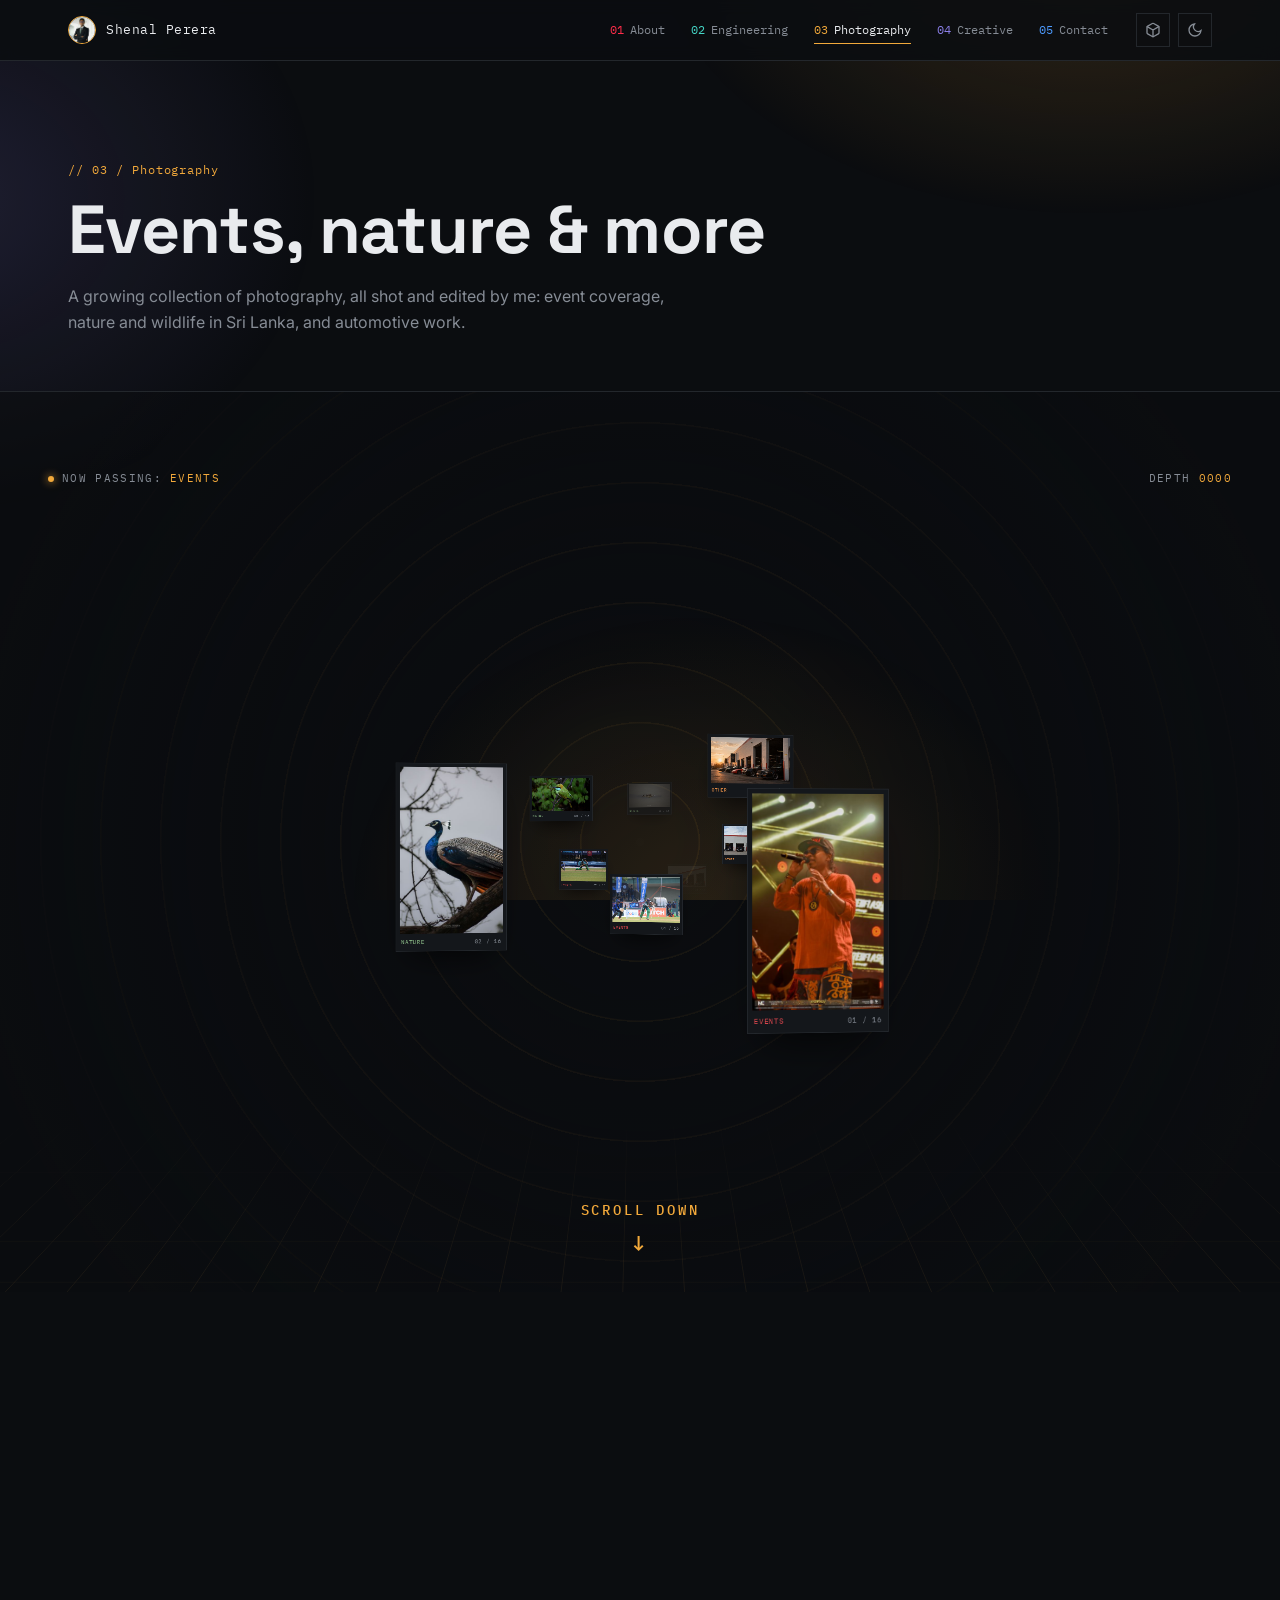
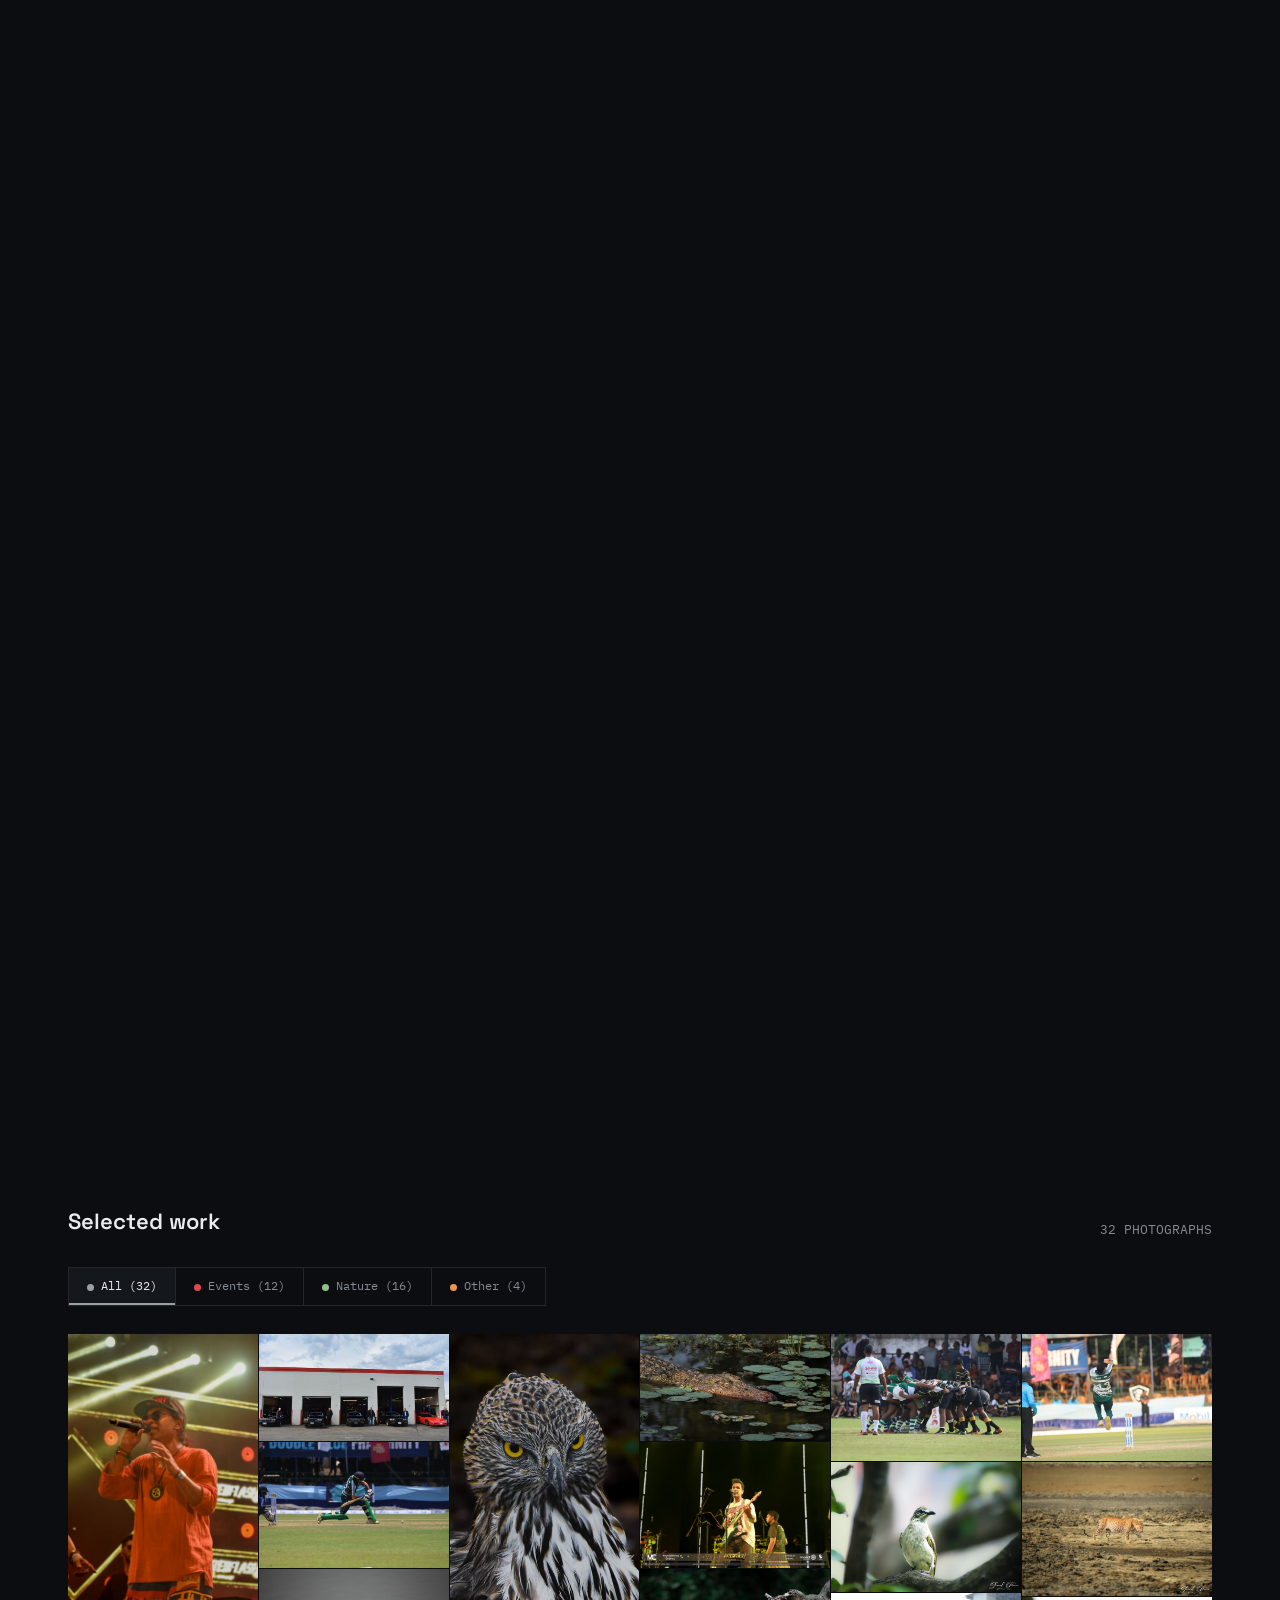
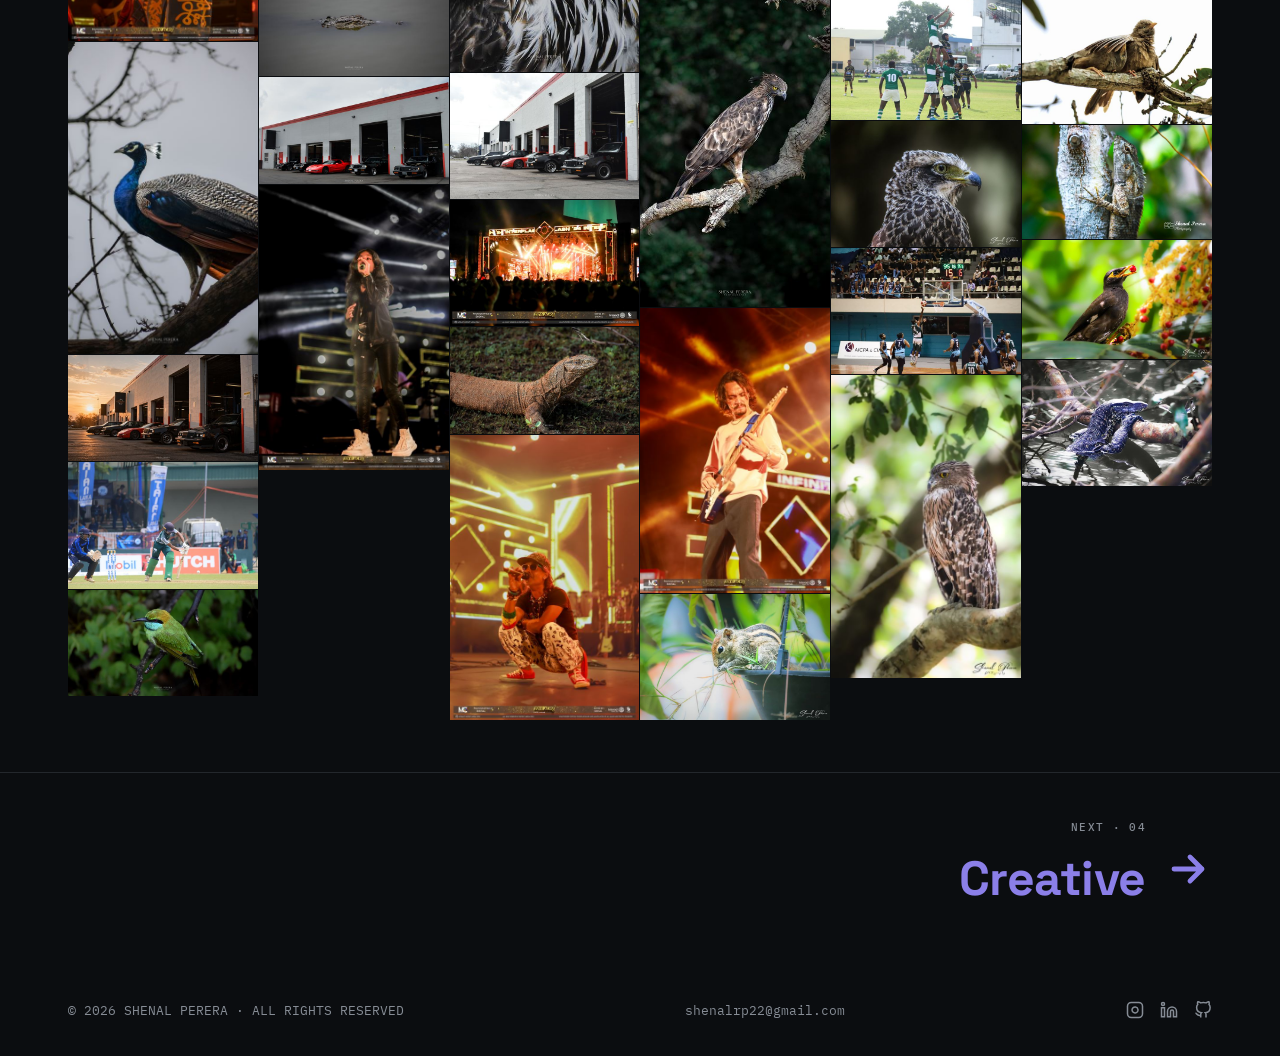
<file: photography/index.html>
<!DOCTYPE html>
<html lang="en">
<head>
<meta charset="utf-8">
<meta name="viewport" content="width=device-width, initial-scale=1">
<title>Photography | Shenal Perera</title>
<meta name="description" content="Event, nature, and street photography by Shenal Perera.">
<meta property="og:type" content="website">
<meta property="og:site_name" content="Shenal Perera">
<meta property="og:title" content="Photography | Shenal Perera">
<meta property="og:description" content="Event, nature, and street photography by Shenal Perera.">
<meta property="og:url" content="https://shenalrp.github.io/photography/">
<meta property="og:image" content="https://shenalrp.github.io/assets/img/og-card.png">
<meta property="og:image:width" content="1200">
<meta property="og:image:height" content="630">
<meta name="twitter:card" content="summary_large_image">
<meta name="theme-color" content="#0b0c0e">
<link rel="icon" type="image/svg+xml" href="../assets/img/favicon.svg">
<link rel="apple-touch-icon" href="../assets/img/headshot.jpg">
<link rel="preconnect" href="https://fonts.googleapis.com">
<link rel="preconnect" href="https://fonts.gstatic.com" crossorigin>
<link href="https://fonts.googleapis.com/css2?family=Space+Grotesk:wght@400;500;600;700&family=IBM+Plex+Mono:wght@400;500&family=Inter:wght@400;500&display=swap" rel="stylesheet">
<link rel="stylesheet" href="../assets/css/site.css">
<script>try{if(localStorage.getItem("motion")==="off")document.documentElement.setAttribute("data-motion","off");else if(!matchMedia("(prefers-reduced-motion: reduce)").matches){document.documentElement.classList.add("intro-run");setTimeout(function(){document.documentElement.classList.remove("intro-run")},2500)}}catch(e){}</script>
<style>
body{--acc:var(--acc2)} /* this page runs amber as its primary accent */

.head{display:flex;justify-content:space-between;align-items:end;gap:24px;flex-wrap:wrap;margin-bottom:28px}
.count{font-family:"IBM Plex Mono",monospace;color:var(--mute);font-size:12.5px}

.filters{display:flex;gap:1px;background:var(--line);border:1px solid var(--line);margin-bottom:28px;width:fit-content;flex-wrap:wrap}
.filters button{background:var(--bg);border:0;color:var(--mute);font-family:"IBM Plex Mono",monospace;font-size:12px;padding:10px 18px;cursor:pointer;transition:all .2s;border-bottom:2px solid transparent}
.filters button:hover{color:var(--fg)}
.filters button.on{color:var(--fg);border-bottom-color:var(--tagc,var(--acc));background:var(--bg2)}
.filters button .dot{display:inline-block;width:7px;height:7px;border-radius:50%;background:var(--tagc,var(--acc));margin-right:7px;vertical-align:middle}

.grid{columns:6 160px;column-gap:1px}
.tile{break-inside:avoid;margin-bottom:1px;position:relative;cursor:zoom-in;overflow:hidden;background:var(--bg2)}
.tile img{display:block;width:100%;height:auto;transition:opacity .4s,transform .4s}
.tile img.ld{opacity:1}
.tile img:not(.ld){opacity:0}
.tile:hover img{transform:scale(1.035)}
.tile span{position:absolute;left:10px;bottom:8px;font-family:"IBM Plex Mono",monospace;font-size:10.5px;letter-spacing:.04em;text-transform:uppercase;opacity:0;transition:opacity .2s;color:#fff;text-shadow:0 1px 6px rgba(0,0,0,.8)}
.tile span::before{content:"";display:inline-block;width:6px;height:6px;border-radius:50%;background:var(--tagc,var(--acc));margin-right:6px;vertical-align:middle}
.tile:hover span{opacity:1}

#lb{position:fixed;inset:0;z-index:50;background:rgba(5,6,7,.97);display:none;align-items:center;justify-content:center}
#lb.open{display:flex}
#lb img{max-width:92vw;max-height:84vh;object-fit:contain;animation:lbIn .25s ease}
@keyframes lbIn{from{opacity:0;transform:scale(.97)}to{opacity:1;transform:scale(1)}}
#lb .bar{position:absolute;top:0;left:0;right:0;display:flex;justify-content:space-between;align-items:center;padding:18px 24px;font-family:"IBM Plex Mono",monospace;font-size:11.5px;color:var(--mute)}
#lb button{background:none;border:0;color:#fff;cursor:pointer;font:300 30px/1 "Inter",sans-serif;padding:10px 16px;opacity:.7;transition:opacity .2s}
#lb button:hover{opacity:1}
#lb .prev,#lb .next{position:absolute;top:50%;transform:translateY(-50%)}
#lb .prev{left:8px}#lb .next{right:8px}

/* ===== scroll-driven depth tunnel ===== */
.tunnel{position:relative;height:440vh}
.tunnel-stick{position:sticky;top:0;height:100vh;overflow:hidden;perspective:900px;perspective-origin:50% 50%}
.tunnel-rings{position:absolute;inset:-20%;background:repeating-radial-gradient(circle at 50% 50%,transparent 0 58px,color-mix(in srgb,var(--acc) 13%,transparent) 59px 60px);opacity:.55;will-change:transform}
.tunnel-rings::after{content:"";position:absolute;inset:0;background:radial-gradient(circle at 50% 50%,transparent 0,var(--bg) 62%)}
.tunnel-floor{position:absolute;left:-50%;right:-50%;bottom:-10%;height:70%;background-image:linear-gradient(color-mix(in srgb,var(--acc) 16%,transparent) 1px,transparent 1px),linear-gradient(90deg,color-mix(in srgb,var(--acc) 16%,transparent) 1px,transparent 1px);background-size:70px 70px;transform:rotateX(76deg);transform-origin:50% 100%;opacity:.5;-webkit-mask-image:linear-gradient(to top,#000 10%,transparent 75%);mask-image:linear-gradient(to top,#000 10%,transparent 75%)}
.tunnel-stage{position:absolute;inset:0;transform-style:preserve-3d}
.tn-item{position:absolute;left:50%;top:50%;width:clamp(110px,15vw,210px);background:var(--bg2);border:1px solid var(--line);padding:6px 6px 0;cursor:zoom-in;will-change:transform,opacity;box-shadow:0 30px 60px -25px rgba(0,0,0,.8)}
.tn-item img{display:block;width:100%;height:auto}
.tn-item .lbl{display:flex;justify-content:space-between;font-family:"IBM Plex Mono",monospace;font-size:9.5px;letter-spacing:.08em;color:var(--mute);padding:7px 2px 8px}
.tn-item .lbl b{font-weight:400;color:var(--tagc)}
.tn-item:hover{border-color:var(--tagc)}
.tunnel-hud{position:absolute;left:0;right:0;top:78px;display:flex;justify-content:space-between;padding:0 clamp(18px,4vw,48px);font-family:"IBM Plex Mono",monospace;font-size:11px;letter-spacing:.12em;color:var(--mute);z-index:5;pointer-events:none}
.tunnel-hud b{color:var(--acc);font-weight:400}
.tunnel-hud .dot{display:inline-block;width:6px;height:6px;border-radius:50%;background:var(--acc);margin-right:8px;box-shadow:0 0 8px var(--acc)}
.tunnel-hint{position:absolute;left:50%;bottom:32px;transform:translateX(-50%);font-family:"IBM Plex Mono",monospace;font-size:14px;font-weight:500;letter-spacing:.2em;color:var(--acc);text-align:center;z-index:5;transition:opacity .3s;pointer-events:none}
.tunnel-hint .ar{display:block;font-size:22px;margin-top:4px;animation:hintBob 1.2s ease-in-out infinite}
@keyframes hintBob{0%,100%{transform:translateY(0)}50%{transform:translateY(7px)}}
.tunnel-bar{position:absolute;left:0;bottom:0;height:2px;background:var(--acc);z-index:5;width:0}

@media(max-width:820px){
  .grid{columns:3 100px}
  #lb .prev,#lb .next{display:none}
  .tunnel{height:380vh}
  .tunnel-hud{top:70px;font-size:9.5px}
}
</style>
</head>
<body data-intro="aperture">

<nav><div class="wrap">
  <a class="logo" href="../index.html"><span class="mark"><img src="../assets/img/headshot.jpg" alt="Shenal Perera"></span> <span class="name">Shenal Perera</span></a>
  <div class="navlinks-wrap"><ul class="navlinks">
    <li><a href="../about.html" style="--tagc:var(--acc4)"><span class="idx">01</span>About</a></li>
    <li><a href="../engineering.html" style="--tagc:var(--acc1)"><span class="idx">02</span>Engineering</a></li>
    <li><a href="index.html" class="on" style="--tagc:var(--acc2)"><span class="idx">03</span>Photography</a></li>
    <li><a href="../creative.html" style="--tagc:var(--acc3)"><span class="idx">04</span>Creative</a></li>
    <li><a href="../contact.html" style="--tagc:var(--acc5)"><span class="idx">05</span>Contact</a></li>
  </ul></div>
  <button class="theme-btn motion-btn" id="motionBtn" aria-label="Toggle simple mode (turn 3D and animations off)" title="Simple mode: turn 3D &amp; animations off">
    <svg class="live" viewBox="0 0 24 24" fill="none" stroke="currentColor" stroke-width="2" stroke-linecap="round" stroke-linejoin="round"><path d="M21 16V8a2 2 0 0 0-1-1.73l-7-4a2 2 0 0 0-2 0l-7 4A2 2 0 0 0 3 8v8a2 2 0 0 0 1 1.73l7 4a2 2 0 0 0 2 0l7-4A2 2 0 0 0 21 16z"/><path d="M3.3 7 12 12l8.7-5M12 22V12"/></svg>
    <svg class="still" viewBox="0 0 24 24" fill="none" stroke="currentColor" stroke-width="2" stroke-linecap="round"><rect x="3" y="3" width="18" height="18"/><path d="M3 9h18M9 21V9"/></svg>
  </button>
  <button class="theme-btn" id="themeBtn" aria-label="Toggle light/dark theme">
    <svg class="moon" viewBox="0 0 24 24" fill="none" stroke="currentColor" stroke-width="2"><path d="M21 12.8A9 9 0 1 1 11.2 3 7 7 0 0 0 21 12.8Z"/></svg>
    <svg class="sun" viewBox="0 0 24 24" fill="none" stroke="currentColor" stroke-width="2"><circle cx="12" cy="12" r="4"/><path d="M12 2v3M12 19v3M4.2 4.2l2.1 2.1M17.7 17.7l2.1 2.1M2 12h3M19 12h3M4.2 19.8l2.1-2.1M17.7 6.3l2.1-2.1"/></svg>
  </button>
</div></nav>

<header class="hero"><div class="wrap">
  <div class="eyebrow reveal">03 / Photography</div>
  <h1 class="reveal">Events, nature &amp; more</h1>
  <p class="lede reveal">A growing collection of photography, all shot and edited by me: event coverage, nature and wildlife in Sri Lanka, and automotive work.</p>
</div></header>

<section class="tunnel motion-only" id="tunnel" style="border-bottom:none;padding:0">
  <div class="tunnel-stick">
    <div class="tunnel-rings" id="tnRings"></div>
    <div class="tunnel-floor"></div>
    <div class="tunnel-hud"><span><span class="dot"></span>NOW PASSING: <b id="tnCat">EVENTS</b></span><span>DEPTH <b id="tnDepth">0000</b></span></div>
    <div class="tunnel-stage" id="tnStage"></div>
    <div class="tunnel-hint" id="tnHint">SCROLL DOWN<span class="ar">↓</span></div>
    <div class="tunnel-bar" id="tnBar"></div>
  </div>
</section>

<section><div class="wrap">
  <div class="head reveal"><h2>Selected work</h2><div class="count" id="count"></div></div>
  <div class="filters reveal" id="filters"></div>
  <div class="grid" id="grid"></div>
</div></section>

<div class="next-nav"><div class="wrap"><a href="../creative.html" style="--nc:var(--acc3)"><span><small>NEXT · 04</small>Creative</span><svg viewBox="0 0 24 24" fill="none" stroke="currentColor" stroke-width="2.4" stroke-linecap="round" stroke-linejoin="round"><path d="M5 12h14M13 6l6 6-6 6"/></svg></a></div></div>

<footer><div class="wrap">
  <p>© <span id="yr"></span> SHENAL PERERA · ALL RIGHTS RESERVED</p>
  <p><a href="mailto:shenalrp22@gmail.com" style="color:var(--mute);text-decoration:none">shenalrp22@gmail.com</a></p>
  <div class="social">
    <a href="https://www.instagram.com/shenal_rp" target="_blank" rel="noopener" aria-label="Instagram"><svg viewBox="0 0 24 24" fill="none" stroke="currentColor" stroke-width="2"><rect x="2" y="2" width="20" height="20" rx="5"/><path d="M16 11.37A4 4 0 1 1 12.63 8 4 4 0 0 1 16 11.37z"/><line x1="17.5" y1="6.5" x2="17.51" y2="6.5"/></svg></a>
    <a href="https://www.linkedin.com/in/shenal-perera-524128398" target="_blank" rel="noopener" aria-label="LinkedIn"><svg viewBox="0 0 24 24" fill="none" stroke="currentColor" stroke-width="2"><path d="M16 8a6 6 0 0 1 6 6v7h-4v-7a2 2 0 0 0-2-2 2 2 0 0 0-2 2v7h-4v-7a6 6 0 0 1 6-6z"/><rect x="2" y="9" width="4" height="12"/><circle cx="4" cy="4" r="2"/></svg></a>
    <a href="https://github.com/shenalrp22-bit" target="_blank" rel="noopener" aria-label="GitHub"><svg viewBox="0 0 24 24" fill="none" stroke="currentColor" stroke-width="2"><path d="M9 19c-5 1.5-5-2.5-7-3m14 6v-3.87a3.37 3.37 0 0 0-.94-2.61c3.14-.35 6.44-1.54 6.44-7A5.44 5.44 0 0 0 20 4.77 5.07 5.07 0 0 0 19.91 1S18.73.65 16 2.48a13.38 13.38 0 0 0-7 0C6.27.65 5.09 1 5.09 1A5.07 5.07 0 0 0 5 4.77a5.44 5.44 0 0 0-1.5 3.78c0 5.42 3.3 6.61 6.44 7A3.37 3.37 0 0 0 9 18.13V22"/></svg></a>
  </div>
</div></footer>

<div id="lb" role="dialog" aria-modal="true">
  <div class="bar"><span id="lbCap"></span><button id="lbClose" aria-label="Close">×</button></div>
  <button class="prev" aria-label="Previous">‹</button>
  <img id="lbImg" alt="">
  <button class="next" aria-label="Next">›</button>
</div>

<script src="../assets/js/site.js" defer></script>
<script>
const DATA = [{"cat": "Events", "src": "001.jpg", "w": 1240, "h": 2000}, {"cat": "Events", "src": "002.jpg", "w": 2000, "h": 1333}, {"cat": "Events", "src": "003.jpg", "w": 2000, "h": 1333}, {"cat": "Events", "src": "004.jpg", "w": 1333, "h": 2000}, {"cat": "Events", "src": "005.jpg", "w": 2000, "h": 1333}, {"cat": "Events", "src": "006.jpg", "w": 1333, "h": 2000}, {"cat": "Events", "src": "007.jpg", "w": 2000, "h": 1333}, {"cat": "Events", "src": "008.jpg", "w": 1333, "h": 2000}, {"cat": "Events", "src": "009.jpg", "w": 2000, "h": 1333}, {"cat": "Events", "src": "010.jpg", "w": 2000, "h": 1333}, {"cat": "Events", "src": "011.jpg", "w": 2000, "h": 1333}, {"cat": "Events", "src": "012.jpg", "w": 2000, "h": 1333}, {"cat": "Nature", "src": "013.jpg", "w": 1220, "h": 2000}, {"cat": "Nature", "src": "014.jpg", "w": 1999, "h": 1125}, {"cat": "Nature", "src": "015.jpg", "w": 1999, "h": 1125}, {"cat": "Nature", "src": "016.jpg", "w": 1022, "h": 1816}, {"cat": "Nature", "src": "017.jpg", "w": 2000, "h": 1125}, {"cat": "Nature", "src": "018.jpg", "w": 2000, "h": 1124}, {"cat": "Nature", "src": "019.jpg", "w": 1125, "h": 2000}, {"cat": "Nature", "src": "020.jpg", "w": 2000, "h": 1333}, {"cat": "Nature", "src": "021.jpg", "w": 2000, "h": 1381}, {"cat": "Nature", "src": "022.jpg", "w": 1999, "h": 1333}, {"cat": "Nature", "src": "023.jpg", "w": 1259, "h": 2000}, {"cat": "Nature", "src": "024.jpg", "w": 2000, "h": 1421}, {"cat": "Nature", "src": "025.jpg", "w": 2000, "h": 1333}, {"cat": "Nature", "src": "026.jpg", "w": 2000, "h": 1209}, {"cat": "Nature", "src": "027.jpg", "w": 1963, "h": 1229}, {"cat": "Nature", "src": "028.jpg", "w": 2000, "h": 1333}, {"cat": "Other", "src": "029.jpg", "w": 2000, "h": 1125}, {"cat": "Other", "src": "031.jpg", "w": 2000, "h": 1124}, {"cat": "Other", "src": "032.jpg", "w": 1999, "h": 1125}, {"cat": "Other", "src": "033.jpg", "w": 2000, "h": 1333}];
const TAGC = { Events: "#e2484f", Nature: "#8fbf8a", Other: "#f2954a" };
const TAGC_ALL = "#9aa0a6";

const $ = s => document.querySelector(s);
const CATS = ["All", ...new Set(DATA.map(d => d.cat))];
let current = "All", view = DATA, idx = 0;

function mixed(){
  const groups = CATS.slice(1).map(c => DATA.filter(d => d.cat === c));
  const out = []; let i = 0;
  while (out.length < DATA.length){ groups.forEach(g => { if (g[i]) out.push(g[i]); }); i++; }
  return out;
}

function render(){
  view = current === "All" ? mixed() : DATA.filter(d => d.cat === current);
  $("#count").textContent = view.length + " PHOTOGRAPHS";
  $("#grid").innerHTML = view.map((d,i) =>
    `<figure class="tile" data-i="${i}" style="--tagc:${TAGC[d.cat]}"><img loading="lazy" src="img/t/${d.src}" width="${d.w}" height="${d.h}" alt="${d.cat} photograph by Shenal Perera" onload="this.classList.add('ld')"><span>${d.cat}</span></figure>`).join("");
  document.querySelectorAll("#filters button").forEach(b => b.classList.toggle("on", b.dataset.c === current));
}

$("#filters").innerHTML = CATS.map(c =>
  `<button data-c="${c}" style="--tagc:${c==="All"?TAGC_ALL:TAGC[c]}"><span class="dot"></span>${c==="All"?"All":c} (${c==="All"?DATA.length:DATA.filter(d=>d.cat===c).length})</button>`).join("");
$("#filters").addEventListener("click", e => { const b = e.target.closest("button"); if (b){ current = b.dataset.c; render(); }});
$("#grid").addEventListener("click", e => { const t = e.target.closest(".tile"); if (t) open(+t.dataset.i); });

function show(){ const d = view[idx]; $("#lbImg").src = "img/" + d.src; $("#lbCap").textContent = `${d.cat.toUpperCase()} · ${idx+1} / ${view.length}`;
  [view[idx+1], view[idx-1]].forEach(n => { if (n) new Image().src = "img/" + n.src; }); }
function open(i){ idx = i; show(); $("#lb").classList.add("open"); document.body.style.overflow = "hidden"; }
let savedView = null;
function close(){ $("#lb").classList.remove("open"); document.body.style.overflow = ""; if (savedView){ view = savedView; savedView = null; } }
function step(n){ idx = (idx + n + view.length) % view.length; show(); }
$("#lb .prev").onclick = () => step(-1);
$("#lb .next").onclick = () => step(1);
$("#lbClose").onclick = close;
$("#lb").addEventListener("click", e => { if (e.target.id === "lb") close(); });
document.addEventListener("keydown", e => { if (!$("#lb").classList.contains("open")) return;
  if (e.key === "Escape") close(); if (e.key === "ArrowRight") step(1); if (e.key === "ArrowLeft") step(-1); });
let tx = 0;
$("#lb").addEventListener("touchstart", e => tx = e.touches[0].clientX, {passive:true});
$("#lb").addEventListener("touchend", e => { const dx = e.changedTouches[0].clientX - tx; if (Math.abs(dx) > 50) step(dx < 0 ? 1 : -1); });

render();

// ===== depth tunnel: scroll flies the camera forward through the photos =====
(function(){
  if (document.documentElement.getAttribute("data-motion") === "off") return;
  const sec = $("#tunnel"), stage = $("#tnStage");
  const small = window.innerWidth < 820;
  const picks = mixed().slice(0, small ? 12 : 16);
  const SPACING = small ? 330 : 380, START = -300;
  // spread photos around the edges of the tunnel, leaving the centre open
  const items = picks.map((d, i) => {
    const ang = i * 2.39996 + 0.6;               // golden-angle spiral
    const rx = small ? 26 : 30, ry = small ? 20 : 24;
    const rad = 0.75 + (i % 3) * 0.12;
    const x = Math.cos(ang) * rx * rad, y = Math.sin(ang) * ry * rad;
    const el = document.createElement("figure");
    el.className = "tn-item";
    el.style.setProperty("--tagc", TAGC[d.cat]);
    el.innerHTML = `<img src="img/t/${d.src}" width="${d.w}" height="${d.h}" alt="${d.cat} photograph by Shenal Perera"><div class="lbl"><b>${d.cat.toUpperCase()}</b><span>${String(i+1).padStart(2,"0")} / ${String(picks.length).padStart(2,"0")}</span></div>`;
    el.addEventListener("click", () => { savedView = view; view = picks; open(i); });
    stage.appendChild(el);
    return { el, x, y, z: START - i * SPACING, tilt: (i % 2 ? 1 : -1) * (4 + (i % 4) * 2), cat: d.cat };
  });
  const travel = picks.length * SPACING + 700;
  let ticking = false;
  function frame(){
    ticking = false;
    const total = sec.offsetHeight - window.innerHeight;
    const p = Math.min(1, Math.max(0, (window.scrollY - sec.offsetTop) / total));
    const cam = p * travel;
    let nearest = null, nd = 1e9;
    items.forEach(it => {
      const z = it.z + cam;
      const fadeFar = Math.min(1, Math.max(0, (z + 3400) / 900));
      const fadeNear = Math.min(1, Math.max(0, (650 - z) / 350));
      const o = fadeFar * fadeNear;
      if (o <= 0){ it.el.style.visibility = "hidden"; return; }
      it.el.style.visibility = "visible";
      it.el.style.opacity = o;
      it.el.style.transform = `translate(-50%,-50%) translate3d(${it.x}vw,${it.y}vh,${z}px) rotateY(${it.tilt * -Math.sign(it.x)}deg)`;
      it.el.style.zIndex = Math.round(z + 5000);
      const dist = Math.abs(z - 200);
      if (dist < nd){ nd = dist; nearest = it; }
    });
    $("#tnRings").style.transform = `scale(${1 + p * 1.6})`;
    $("#tnDepth").textContent = String(Math.round(cam)).padStart(4, "0");
    if (nearest) $("#tnCat").textContent = nearest.cat.toUpperCase();
    $("#tnBar").style.width = (p * 100) + "%";
    $("#tnHint").style.opacity = p > 0.04 ? 0 : 1;
  }
  const req = () => { if (!ticking){ ticking = true; requestAnimationFrame(frame); } };
  window.addEventListener("scroll", req, { passive: true });
  window.addEventListener("resize", req);
  frame();
})();
</script>
</body>
</html>
</file>
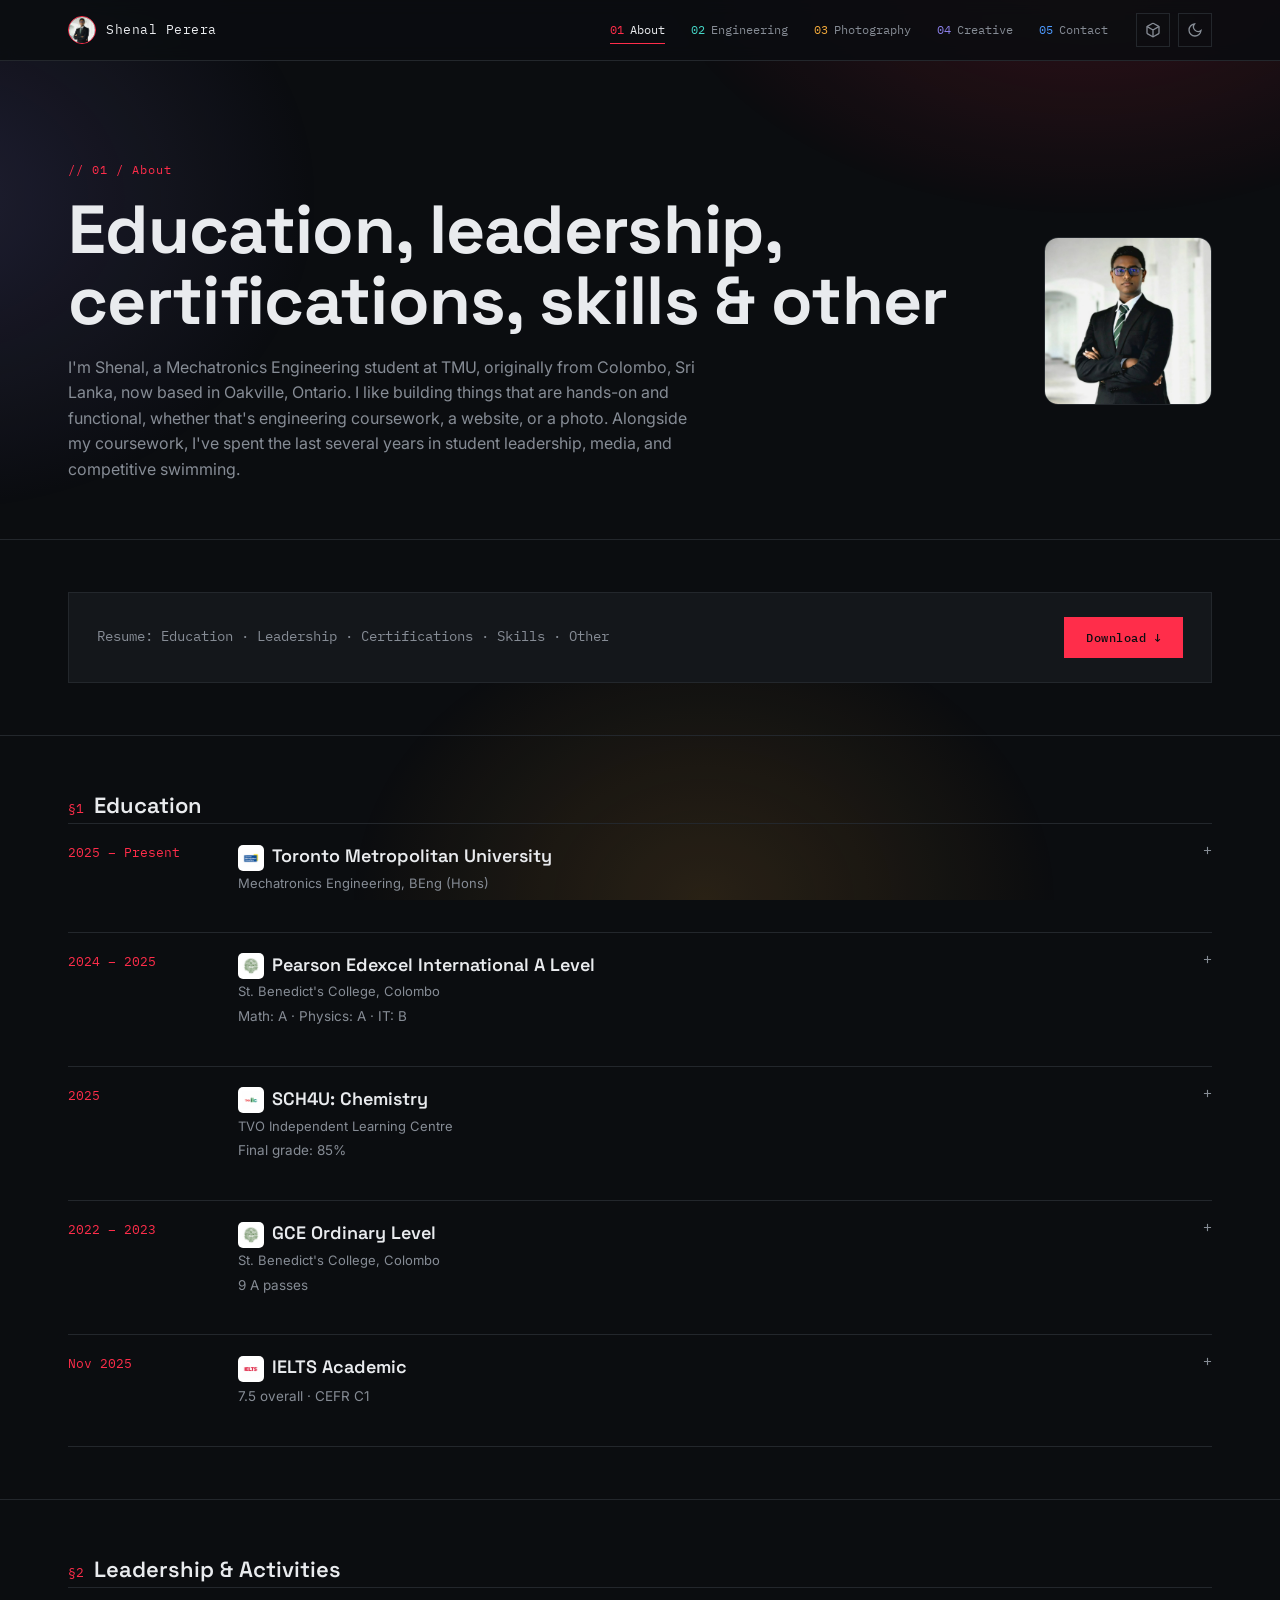
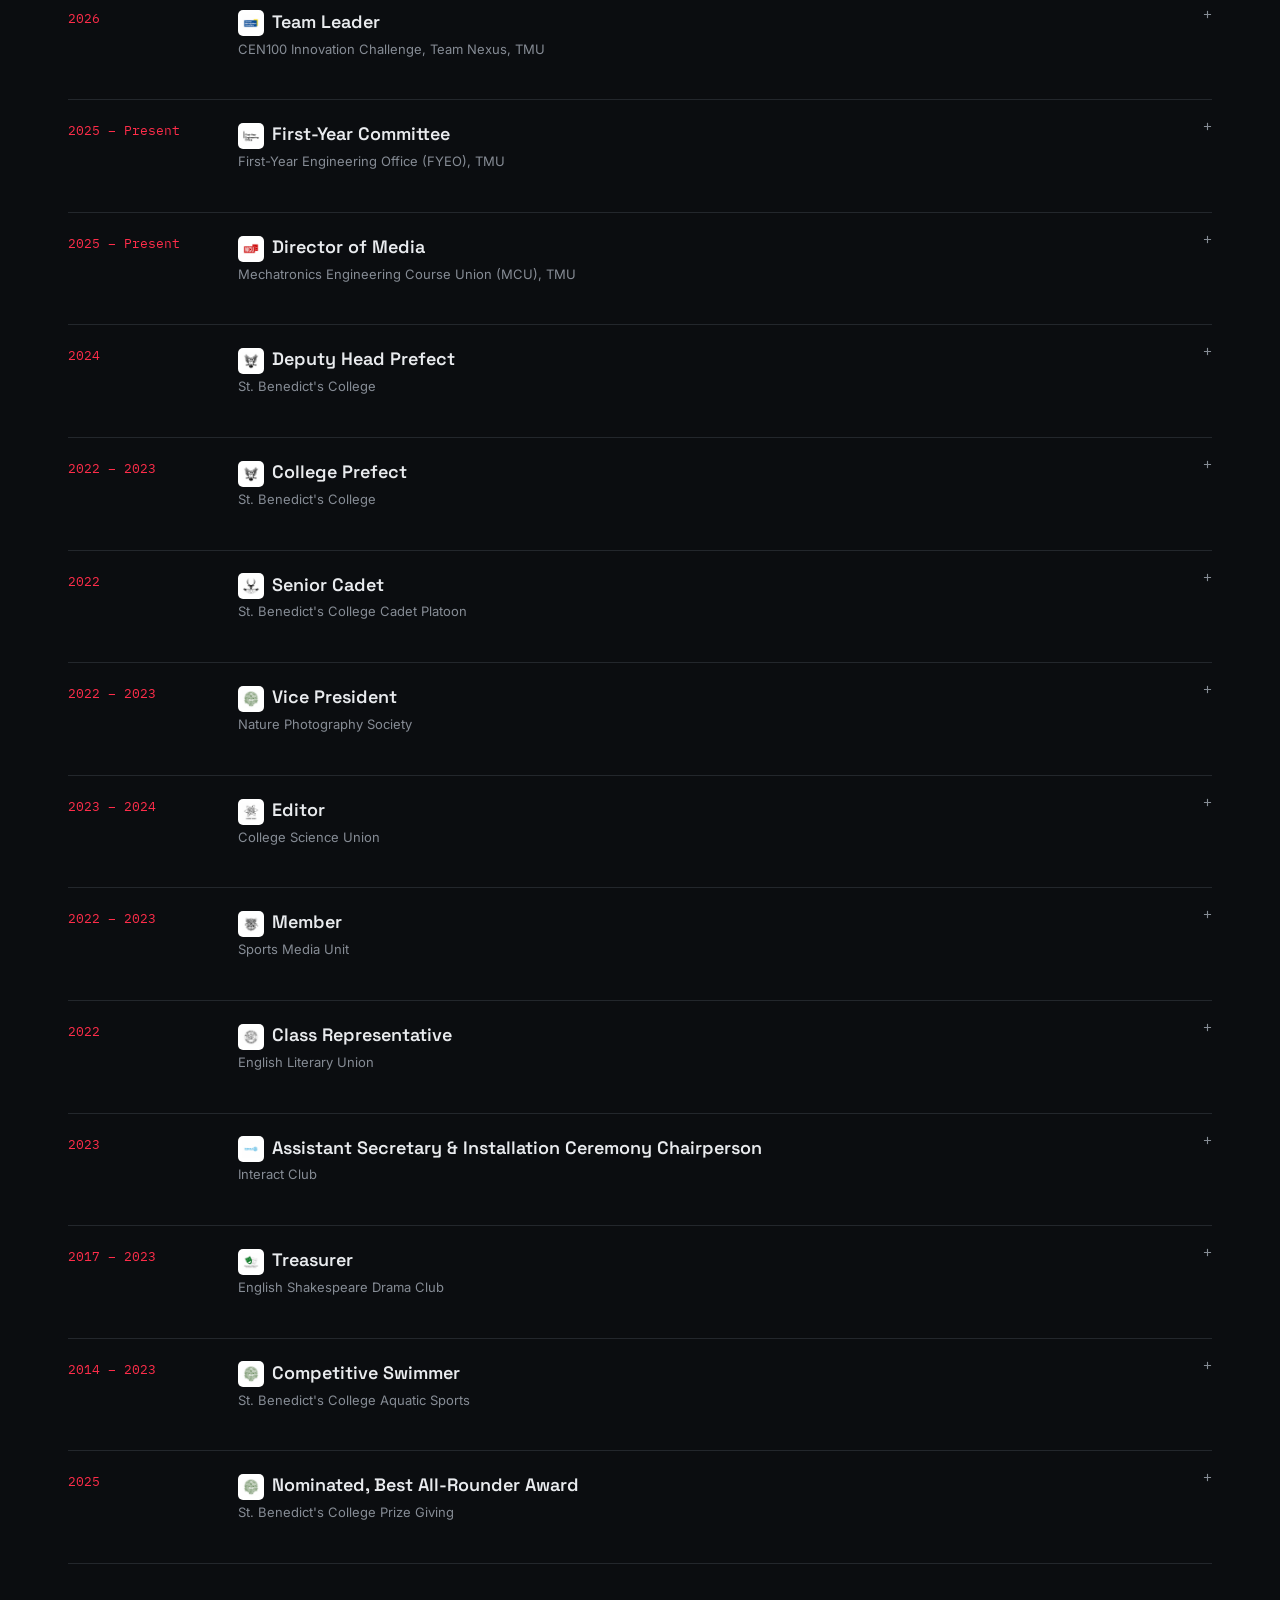
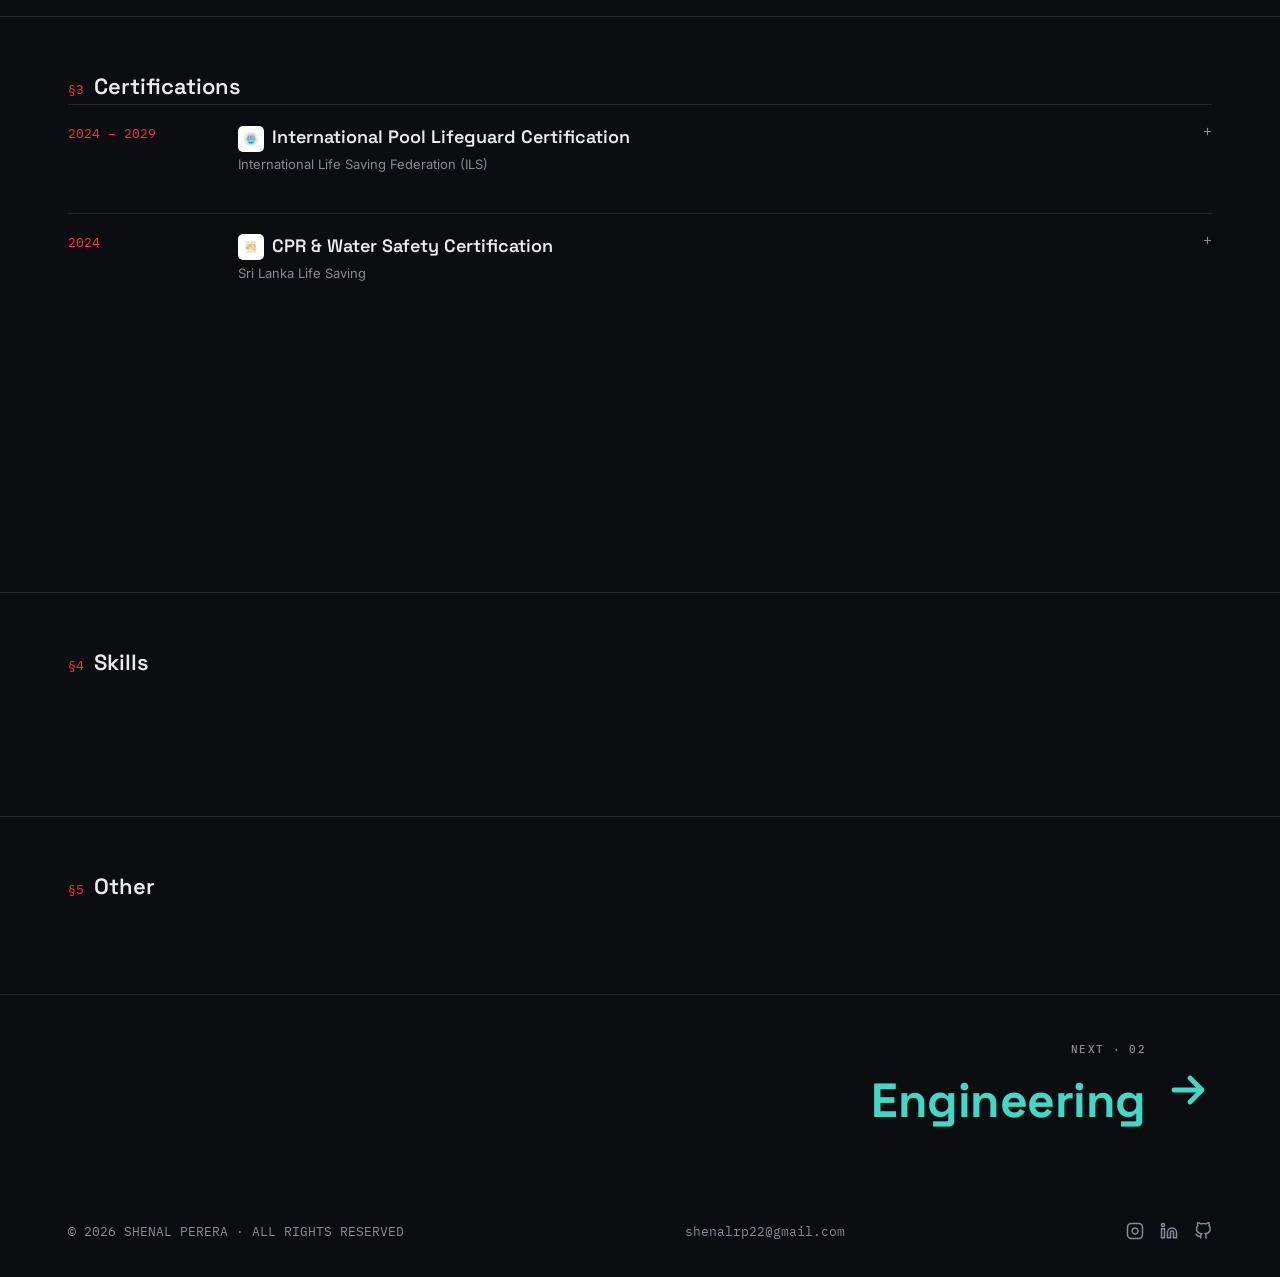
<file: about.html>
<!DOCTYPE html>
<html lang="en">
<head>
<meta charset="utf-8">
<meta name="viewport" content="width=device-width, initial-scale=1">
<title>About | Shenal Perera</title>
<meta name="description" content="Education, leadership, certifications, and skills of Shenal Perera, Mechatronics Engineering student at Toronto Metropolitan University.">
<meta property="og:type" content="website">
<meta property="og:site_name" content="Shenal Perera">
<meta property="og:title" content="About | Shenal Perera">
<meta property="og:description" content="Education, leadership, certifications, and skills of Shenal Perera, Mechatronics Engineering student at Toronto Metropolitan University.">
<meta property="og:url" content="https://shenalrp.github.io/about.html">
<meta property="og:image" content="https://shenalrp.github.io/assets/img/og-card.png">
<meta property="og:image:width" content="1200">
<meta property="og:image:height" content="630">
<meta name="twitter:card" content="summary_large_image">
<meta name="theme-color" content="#0b0c0e">
<link rel="icon" type="image/svg+xml" href="assets/img/favicon.svg">
<link rel="apple-touch-icon" href="assets/img/headshot.jpg">
<link rel="preconnect" href="https://fonts.googleapis.com">
<link rel="preconnect" href="https://fonts.gstatic.com" crossorigin>
<link href="https://fonts.googleapis.com/css2?family=Space+Grotesk:wght@400;500;600;700&family=IBM+Plex+Mono:wght@400;500&family=Inter:wght@400;500&display=swap" rel="stylesheet">
<link rel="stylesheet" href="assets/css/site.css">
<script>try{if(localStorage.getItem("motion")==="off")document.documentElement.setAttribute("data-motion","off");else if(!matchMedia("(prefers-reduced-motion: reduce)").matches){document.documentElement.classList.add("intro-run");setTimeout(function(){document.documentElement.classList.remove("intro-run")},2500)}}catch(e){}</script>
<style>
body{--acc:var(--acc4)} /* this page runs rose as its primary accent */

.hero-flex{display:flex;gap:40px;align-items:center;justify-content:space-between;flex-wrap:wrap-reverse}
.hero-flex>div:first-child{flex:1 1 420px;min-width:280px}
.hero-photo{width:168px;height:168px;border-radius:14px;object-fit:cover;border:1px solid var(--line);flex:none}

.timeline .row{display:grid;grid-template-columns:150px 1fr;gap:20px;padding:20px 0;border-top:1px solid var(--line);transition:border-color .3s,background .2s}
.timeline .row:last-child{border-bottom:1px solid var(--line)}
.timeline .row:hover{background:color-mix(in srgb, var(--bg2) 60%, transparent)}
.timeline .yr{font-family:"IBM Plex Mono",monospace;color:var(--acc);font-size:12.5px}
.timeline b{font-family:"Space Grotesk",sans-serif;font-size:18px;font-weight:600}
.timeline .org{color:var(--mute);font-size:13px;display:block;margin-top:2px}
.timeline p{color:var(--mute);font-size:13.5px;margin-top:6px}

.edu .row{display:grid;grid-template-columns:150px 1fr;gap:20px;padding:18px 0;border-top:1px solid var(--line)}
.edu .row:last-child{border-bottom:1px solid var(--line)}
.edu .row .yr{font-family:"IBM Plex Mono",monospace;color:var(--acc);font-size:12.5px}
.edu .row b{font-family:"Space Grotesk",sans-serif;font-size:18px;font-weight:600}
.edu .row .org{color:var(--mute);font-size:13px;display:block;margin-top:2px}
.edu .row p{color:var(--mute);font-size:13.5px;margin-top:4px}

.skills{display:flex;flex-wrap:wrap;gap:8px}
.skills span{border:1px solid var(--line);padding:8px 14px;font-size:12.5px;color:var(--mute);font-family:"IBM Plex Mono",monospace;transition:border-color .2s,color .2s}
.skills span:hover{border-color:var(--acc);color:var(--fg)}

.resume-cta{display:flex;align-items:center;justify-content:space-between;gap:18px;flex-wrap:wrap;background:var(--bg2);border:1px solid var(--line);padding:24px 28px;transition:border-color .25s}
.resume-cta:hover{border-color:var(--acc)}
.resume-cta .t{font-size:13.5px;color:var(--mute);font-family:"IBM Plex Mono",monospace}
.resume-cta a{display:inline-block;padding:11px 22px;background:var(--acc);color:var(--bg);text-decoration:none;font-family:"IBM Plex Mono",monospace;font-size:12px;letter-spacing:.04em;font-weight:500;transition:opacity .2s,transform .2s}
.resume-cta a:hover{opacity:.85;transform:translateY(-2px)}

/* rows pop up in 3D as they scroll into view */
.pop-list{perspective:1100px}
.pop-list > *{opacity:0;transform:translateY(48px) rotateX(-24deg) scale(.96);transform-origin:50% 0;transition:opacity .6s cubic-bezier(.2,.7,.2,1),transform .75s cubic-bezier(.2,.9,.25,1.15),background .2s,box-shadow .25s}
.pop-list > *.in{opacity:1;transform:none}
.pop-list > .row{transition-property:opacity,transform,background,box-shadow,padding}
.pop-list > .row.in:hover{box-shadow:inset 2px 0 0 var(--acc);background:color-mix(in srgb,var(--bg2) 70%,transparent);padding-left:14px}
.skills.pop-list > *{transform:translateY(22px) scale(.85)}
.skills.pop-list > *.in{transform:none}
@media (prefers-reduced-motion: reduce){ .pop-list > *{opacity:1;transform:none;transition:none} }

@media(max-width:820px){
  .timeline .row,.edu .row{grid-template-columns:1fr}
  .hero-photo{width:120px;height:120px}
}
</style>
</head>
<body data-intro="scan">

<nav><div class="wrap">
  <a class="logo" href="index.html"><span class="mark"><img src="assets/img/headshot.jpg" alt="Shenal Perera"></span> <span class="name">Shenal Perera</span></a>
  <div class="navlinks-wrap"><ul class="navlinks">
    <li><a href="about.html" class="on" style="--tagc:var(--acc4)"><span class="idx">01</span>About</a></li>
    <li><a href="engineering.html" style="--tagc:var(--acc1)"><span class="idx">02</span>Engineering</a></li>
    <li><a href="photography/index.html" style="--tagc:var(--acc2)"><span class="idx">03</span>Photography</a></li>
    <li><a href="creative.html" style="--tagc:var(--acc3)"><span class="idx">04</span>Creative</a></li>
    <li><a href="contact.html" style="--tagc:var(--acc5)"><span class="idx">05</span>Contact</a></li>
  </ul></div>
  <button class="theme-btn motion-btn" id="motionBtn" aria-label="Toggle simple mode (turn 3D and animations off)" title="Simple mode: turn 3D &amp; animations off">
    <svg class="live" viewBox="0 0 24 24" fill="none" stroke="currentColor" stroke-width="2" stroke-linecap="round" stroke-linejoin="round"><path d="M21 16V8a2 2 0 0 0-1-1.73l-7-4a2 2 0 0 0-2 0l-7 4A2 2 0 0 0 3 8v8a2 2 0 0 0 1 1.73l7 4a2 2 0 0 0 2 0l7-4A2 2 0 0 0 21 16z"/><path d="M3.3 7 12 12l8.7-5M12 22V12"/></svg>
    <svg class="still" viewBox="0 0 24 24" fill="none" stroke="currentColor" stroke-width="2" stroke-linecap="round"><rect x="3" y="3" width="18" height="18"/><path d="M3 9h18M9 21V9"/></svg>
  </button>
  <button class="theme-btn" id="themeBtn" aria-label="Toggle light/dark theme">
    <svg class="moon" viewBox="0 0 24 24" fill="none" stroke="currentColor" stroke-width="2"><path d="M21 12.8A9 9 0 1 1 11.2 3 7 7 0 0 0 21 12.8Z"/></svg>
    <svg class="sun" viewBox="0 0 24 24" fill="none" stroke="currentColor" stroke-width="2"><circle cx="12" cy="12" r="4"/><path d="M12 2v3M12 19v3M4.2 4.2l2.1 2.1M17.7 17.7l2.1 2.1M2 12h3M19 12h3M4.2 19.8l2.1-2.1M17.7 6.3l2.1-2.1"/></svg>
  </button>
</div></nav>

<header class="hero"><div class="wrap">
  <div class="hero-flex">
    <div>
      <div class="eyebrow reveal">01 / About</div>
      <h1 class="reveal">Education, leadership, certifications, skills &amp; other</h1>
      <p class="lede reveal">I'm Shenal, a Mechatronics Engineering student at TMU, originally from Colombo, Sri Lanka, now based in Oakville, Ontario. I like building things that are hands-on and functional, whether that's engineering coursework, a website, or a photo. Alongside my coursework, I've spent the last several years in student leadership, media, and competitive swimming.</p>
    </div>
    <img class="hero-photo reveal" src="assets/img/headshot.jpg" alt="Portrait of Shenal Perera">
  </div>
</div></header>

<section><div class="wrap reveal">
  <div class="resume-cta">
    <div class="t">Resume: Education · Leadership · Certifications · Skills · Other</div>
    <a href="assets/cv/Shenal-Perera-Resume.pdf" download target="_blank" rel="noopener">Download ↓</a>
  </div>
</div></section>

<section><div class="wrap">
  <h2 class="reveal"><span class="no">§1</span>Education</h2>
  <div class="edu pop-list">
    <div class="row exp-row"><div class="yr">2025 – Present</div><div><span class="logo-chip light"><img src="assets/logos/tmu.png" alt="TMU logo"></span><b>Toronto Metropolitan University</b><span class="org">Mechatronics Engineering, BEng (Hons)</span></div>
      <div class="exp-detail"><div class="exp-detail-inner">Mechatronics blends mechanical, electrical, and software engineering into one integrated discipline. Currently in first year at Toronto Metropolitan University.</div></div>
    </div>
    <div class="row exp-row"><div class="yr">2024 – 2025</div><div><span class="logo-chip light"><img src="assets/logos/sbc.png" alt="St. Benedict's College crest"></span><b>Pearson Edexcel International A Level</b><span class="org">St. Benedict's College, Colombo</span><p>Math: A · Physics: A · IT: B</p></div>
      <div class="exp-detail"><div class="exp-detail-inner">Edexcel International A Levels are Pearson's UK-curriculum pre-university qualification, taken by schools outside the UK; sat in the same academic year as serving Deputy Head Prefect and holding club responsibilities.</div></div>
    </div>
    <div class="row exp-row"><div class="yr">2025</div><div><span class="logo-chip light"><img src="assets/logos/tvo-ilc.png" alt="TVO ILC logo"></span><b>SCH4U: Chemistry</b><span class="org">TVO Independent Learning Centre</span><p>Final grade: 85%</p></div>
      <div class="exp-detail"><div class="exp-detail-inner">Completed independently through TVO's online program, since SCH4U is a prerequisite for engineering programs in Canada.</div></div>
    </div>
    <div class="row exp-row"><div class="yr">2022 – 2023</div><div><span class="logo-chip light"><img src="assets/logos/sbc.png" alt="St. Benedict's College crest"></span><b>GCE Ordinary Level</b><span class="org">St. Benedict's College, Colombo</span><p>9 A passes</p></div>
      <div class="exp-detail"><div class="exp-detail-inner">GCE Ordinary Level (O/Level) is Sri Lanka's national secondary school examination, administered by the Department of Examinations. Subjects: Catholicism, Sinhala Language &amp; Literature, English Language, Mathematics, History, Science, Western Music, Business &amp; Accounting Studies, and Information &amp; Communication Technology, all A passes, sat at St. Benedict's College.</div></div>
    </div>
    <div class="row exp-row"><div class="yr">Nov 2025</div><div><span class="logo-chip light"><img src="assets/logos/ielts.png" alt="IELTS logo"></span><b>IELTS Academic</b><p>7.5 overall · CEFR C1</p></div>
      <div class="exp-detail"><div class="exp-detail-inner">IELTS Academic tests English proficiency across four skills for university admission and immigration purposes. Taken 14 November 2025. Band scores: Listening 8.0, Reading 7.5, Writing 6.5, Speaking 7.0, overall 7.5 (CEFR level C1).</div></div>
    </div>
  </div>
</div></section>

<section><div class="wrap">
  <h2 class="reveal"><span class="no">§2</span>Leadership &amp; Activities</h2>
  <div class="timeline pop-list">
    <div class="row exp-row">
      <div class="yr">2026</div>
      <div><span class="logo-chip light"><img src="assets/logos/tmu.png" alt="TMU logo"></span><b>Team Leader</b><span class="org">CEN100 Innovation Challenge, Team Nexus, TMU</span></div>
      <div class="exp-detail"><div class="exp-detail-inner">Led a 9-person first-year engineering team through the Innovation Challenge, from problem definition to a final presentation. The team tackled fires caused by charging e-bike and e-scooter lithium batteries indoors. Ran team meetings, split each milestone into pieces and assigned them with deadlines, and kept the group on schedule. Took part in the failure analysis and testing of the team's sensor-based prototype, and presented the opening section of the final presentation.</div></div>
    </div>
    <div class="row exp-row">
      <div class="yr">2025 – Present</div>
      <div><span class="logo-chip light"><img src="assets/logos/fyeo.png" alt="FYEO logo"></span><b>First-Year Committee</b><span class="org">First-Year Engineering Office (FYEO), TMU</span></div>
      <div class="exp-detail"><div class="exp-detail-inner">Represent first-year Mechatronics peers' feedback and concerns to the engineering office. Selected from the Mechatronics first-year cohort to sit on the committee. Meets with FYEO staff to flag issues affecting first-years and relay updates back to the group.</div></div>
    </div>
    <div class="row exp-row">
      <div class="yr">2025 – Present</div>
      <div><span class="logo-chip light"><img src="assets/logos/mcu.png" alt="MCU logo"></span><b>Director of Media</b><span class="org">Mechatronics Engineering Course Union (MCU), TMU</span></div>
      <div class="exp-detail"><div class="exp-detail-inner">Design and manage promotional and social media content. Handles the design pipeline for MCU's events and announcements: posters and promo graphics, several of which are in the <a href="creative.html">Creative tab</a>.</div></div>
    </div>
    <div class="row exp-row">
      <div class="yr">2024</div>
      <div><span class="logo-chip light"><img src="assets/logos/prefects-board.png" alt="Prefects' Board logo"></span><b>Deputy Head Prefect</b><span class="org">St. Benedict's College</span></div>
      <div class="exp-detail"><div class="exp-detail-inner">Served as Deputy Head Prefect for the 2024/25 batch, the year leading into A-Levels. Second on the Prefects' Board after the Head Prefect, and part of the college's senior student leadership hierarchy.</div></div>
    </div>
    <div class="row exp-row">
      <div class="yr">2022 – 2023</div>
      <div><span class="logo-chip light"><img src="assets/logos/prefects-board.png" alt="Prefects' Board logo"></span><b>College Prefect</b><span class="org">St. Benedict's College</span></div>
      <div class="exp-detail"><div class="exp-detail-inner">General member of the Prefects' Board before being promoted to Deputy Head Prefect the following year.</div></div>
    </div>
    <div class="row exp-row">
      <div class="yr">2022</div>
      <div><span class="logo-chip light"><img src="assets/logos/cadet.png" alt="Cadet Platoon (NCC) logo"></span><b>Senior Cadet</b><span class="org">St. Benedict's College Cadet Platoon</span></div>
      <div class="exp-detail"><div class="exp-detail-inner">St. Benedict's runs a platoon under Sri Lanka's school cadetting system (National Cadet Corps): drill, discipline, and inter-school competition. Completed a First Aid course as part of the cadet program.</div></div>
    </div>
    <div class="row exp-row">
      <div class="yr">2022 – 2023</div>
      <div><span class="logo-chip light"><img src="assets/logos/sbc.png" alt="St. Benedict's College crest"></span><b>Vice President</b><span class="org">Nature Photography Society</span></div>
      <div class="exp-detail"><div class="exp-detail-inner">Helped run the society's shoots and showcases, part of where the work in the <a href="photography/index.html">Photography tab</a> started.</div></div>
    </div>
    <div class="row exp-row">
      <div class="yr">2023 – 2024</div>
      <div><span class="logo-chip light"><img src="assets/logos/science-union.png" alt="Science Union logo"></span><b>Editor</b><span class="org">College Science Union</span></div>
      <div class="exp-detail"><div class="exp-detail-inner">Edited content for the Science Union's publications and updates, plus ran social media content, Google Forms, letters, and letterheads. Held sub-roles — editor, treasurer, and secretary — across Science Union events, including Explorium (the Union's annual Science Day) and Exploratio, an interschool practical competition.</div></div>
    </div>
    <div class="row exp-row">
      <div class="yr">2022 – 2023</div>
      <div><span class="logo-chip light"><img src="assets/logos/sports-media.png" alt="Sports Media Unit crest"></span><b>Member</b><span class="org">Sports Media Unit</span></div>
      <div class="exp-detail"><div class="exp-detail-inner">Appreciation Merit Award, Colours Night 2022 &amp; 2023. Covered every school event, not just sports match-days: Facebook Live and YouTube Live broadcasts, post-event recap videos, and photography for the unit.</div></div>
    </div>
    <div class="row exp-row">
      <div class="yr">2022</div>
      <div><span class="logo-chip light"><img src="assets/logos/elu.png" alt="English Literary Union logo"></span><b>Class Representative</b><span class="org">English Literary Union</span></div>
      <div class="exp-detail"><div class="exp-detail-inner">Represented the class in the college's annual literary activities, competing for St. Benedict's at Divisional and Zonal level competitions. Helped organize the college's annual English Day.</div></div>
    </div>
    <div class="row exp-row">
      <div class="yr">2023</div>
      <div><span class="logo-chip light"><img src="assets/logos/interact.png" alt="Interact Club logo"></span><b>Assistant Secretary &amp; Installation Ceremony Chairperson</b><span class="org">Interact Club</span></div>
      <div class="exp-detail"><div class="exp-detail-inner">Ran secretarial duties for the club and chaired the installation ceremony; some of the campaign poster work is in the <a href="creative.html">Creative tab</a>.</div></div>
    </div>
    <div class="row exp-row">
      <div class="yr">2017 – 2023</div>
      <div><span class="logo-chip light"><img src="assets/logos/drama-club.png" alt="Shakespeare Drama Club logo"></span><b>Treasurer</b><span class="org">English Shakespeare Drama Club</span></div>
      <div class="exp-detail"><div class="exp-detail-inner">Member for 5 years, acting in numerous plays and competitions including the Royal College Drama Competition, organized by the Interact Club of Royal College, and the All-Island Inter-School Shakespeare Drama Competition, organized by the Rotary Club and YMCA Colombo. Served as Treasurer in the final year (2023), managing the club's funds.</div></div>
    </div>
    <div class="row exp-row">
      <div class="yr">2014 – 2023</div>
      <div><span class="logo-chip light"><img src="assets/logos/sbc.png" alt="St. Benedict's College crest"></span><b>Competitive Swimmer</b><span class="org">St. Benedict's College Aquatic Sports</span></div>
      <div class="exp-detail"><div class="exp-detail-inner">Inter-House swimming champion, 2015–2019; Merit Award (Swimming), Colours Night 2017, 2018, 2021–2023; Special Award for Best Junior Swimmer (2017); National Age Group Championships qualifier (2016) and Pentathlon Championships (2016, 2017, 2018, 2020); 1st place, 200m Butterfly, National Intermediate Age Group Championships (2017); novices championships (2016): 2nd, 200m Medley, 3rd, 50m Breaststroke.<br><br>A member of the College aquatic squad from a young age, competing in meets and championships run by both the college and the Sri Lanka Aquatic Association. Close to a decade of competitive training and racing before stepping back ahead of university.</div></div>
    </div>
    <div class="row exp-row">
      <div class="yr">2025</div>
      <div><span class="logo-chip light"><img src="assets/logos/sbc.png" alt="St. Benedict's College crest"></span><b>Nominated, Best All-Rounder Award</b><span class="org">St. Benedict's College Prize Giving</span></div>
      <div class="exp-detail"><div class="exp-detail-inner">Nominated for balancing academics, leadership, and extracurriculars through the final year.</div></div>
    </div>
  </div>
</div></section>

<section><div class="wrap">
  <h2 class="reveal"><span class="no">§3</span>Certifications</h2>
  <div class="edu pop-list">
    <div class="row exp-row"><div class="yr">2024 – 2029</div><div><span class="logo-chip light"><img src="assets/logos/ils.png" alt="International Life Saving logo"></span><b>International Pool Lifeguard Certification</b><span class="org">International Life Saving Federation (ILS)</span></div>
      <div class="exp-detail"><div class="exp-detail-inner">ILS is the global umbrella body for lifesaving and water safety, uniting 130+ national federations, including Sri Lanka Life Saving, the national organisation that administered this exam, under one set of standardized qualifications. Pool Lifeguard is one of ILS's core international certificates (No. SRI‑24‑007, valid Jul 2024 – Jul 2029), built on a foundation of earlier Sri Lanka Life Saving rescue and swim courses and years of competitive swimming.</div></div>
    </div>
    <div class="row exp-row"><div class="yr">2024</div><div><span class="logo-chip light"><img src="assets/logos/slls.png" alt="Sri Lanka Life Saving logo"></span><b>CPR &amp; Water Safety Certification</b><span class="org">Sri Lanka Life Saving</span></div>
      <div class="exp-detail"><div class="exp-detail-inner">Practical and written exams covering CPR/DRSABCDS for drowning, cardiac arrest, electric shock, choking and snake-bite first aid, plus open-water accident response and non-contact rescue. Sat the same exam round as the Pool Lifeguard certification above.</div></div>
    </div>
    <div class="row exp-row"><div class="yr">2025 – 2030</div><div><span class="logo-chip light"><img src="assets/logos/cifs.png" alt="CIFS logo"></span><b>Food Handler Certificate</b><span class="org">Canadian Institute of Food Safety (CIFS)</span></div>
      <div class="exp-detail"><div class="exp-detail-inner">CIFS is a Toronto-based food safety educator whose Food Handler course is approved and accepted by health authorities across every Canadian province and territory. Completed for food-service work in Ontario.</div></div>
    </div>
    <div class="row exp-row"><div class="yr">2024</div><div><span class="logo-chip light"><img src="assets/logos/clk.png" alt="CameraLK Photography Academy logo"></span><b>Basic Course in Photography</b><span class="org">Camera LK Photography Academy</span></div>
      <div class="exp-detail"><div class="exp-detail-inner">Completed with a Merit Award. Camera settings, composition, and lighting fundamentals that underpin the work in the <a href="photography/index.html">Photography tab</a>.</div></div>
    </div>
  </div>
</div></section>

<section><div class="wrap">
  <h2 class="reveal"><span class="no">§4</span>Skills</h2>
  <div class="skills pop-list">
    <span>HTML / CSS / JS</span>
    <span>Web &amp; graphic design (Photoshop, Lightroom, Canva)</span>
    <span>Photography</span>
    <span>Analytical &amp; mathematical reasoning</span>
    <span>Event coordination</span>
    <span>Team leadership</span>
    <span>Bilingual, Sinhala and English</span>
  </div>
</div></section>

<section style="border-bottom:none"><div class="wrap">
  <h2 class="reveal"><span class="no">§5</span>Other</h2>
  <div class="skills pop-list">
    <span>Vibe coding</span>
    <span>Research</span>
    <span>Formula 1 &amp; cars</span>
    <span>Photography</span>
    <span>Graphic design</span>
    <span>Video editing</span>
    <span>Collecting die-cast cars</span>
  </div>
</div></section>

<div class="next-nav"><div class="wrap"><a href="engineering.html" style="--nc:var(--acc1)"><span><small>NEXT · 02</small>Engineering</span><svg viewBox="0 0 24 24" fill="none" stroke="currentColor" stroke-width="2.4" stroke-linecap="round" stroke-linejoin="round"><path d="M5 12h14M13 6l6 6-6 6"/></svg></a></div></div>

<footer><div class="wrap">
  <p>© <span id="yr"></span> SHENAL PERERA · ALL RIGHTS RESERVED</p>
  <p><a href="mailto:shenalrp22@gmail.com" style="color:var(--mute);text-decoration:none">shenalrp22@gmail.com</a></p>
  <div class="social">
    <a href="https://www.instagram.com/shenal_rp" target="_blank" rel="noopener" aria-label="Instagram"><svg viewBox="0 0 24 24" fill="none" stroke="currentColor" stroke-width="2"><rect x="2" y="2" width="20" height="20" rx="5"/><path d="M16 11.37A4 4 0 1 1 12.63 8 4 4 0 0 1 16 11.37z"/><line x1="17.5" y1="6.5" x2="17.51" y2="6.5"/></svg></a>
    <a href="https://www.linkedin.com/in/shenal-perera-524128398" target="_blank" rel="noopener" aria-label="LinkedIn"><svg viewBox="0 0 24 24" fill="none" stroke="currentColor" stroke-width="2"><path d="M16 8a6 6 0 0 1 6 6v7h-4v-7a2 2 0 0 0-2-2 2 2 0 0 0-2 2v7h-4v-7a6 6 0 0 1 6-6z"/><rect x="2" y="9" width="4" height="12"/><circle cx="4" cy="4" r="2"/></svg></a>
    <a href="https://github.com/shenalrp22-bit" target="_blank" rel="noopener" aria-label="GitHub"><svg viewBox="0 0 24 24" fill="none" stroke="currentColor" stroke-width="2"><path d="M9 19c-5 1.5-5-2.5-7-3m14 6v-3.87a3.37 3.37 0 0 0-.94-2.61c3.14-.35 6.44-1.54 6.44-7A5.44 5.44 0 0 0 20 4.77 5.07 5.07 0 0 0 19.91 1S18.73.65 16 2.48a13.38 13.38 0 0 0-7 0C6.27.65 5.09 1 5.09 1A5.07 5.07 0 0 0 5 4.77a5.44 5.44 0 0 0-1.5 3.78c0 5.42 3.3 6.61 6.44 7A3.37 3.37 0 0 0 9 18.13V22"/></svg></a>
  </div>
</div></footer>

<script src="assets/js/site.js" defer></script>
<script>
(function(){
  var items = document.querySelectorAll('.pop-list > *');
  if (!('IntersectionObserver' in window) || matchMedia('(prefers-reduced-motion: reduce)').matches){
    items.forEach(function(el){ el.classList.add('in'); }); return;
  }
  var io = new IntersectionObserver(function(entries){
    var batch = 0;
    entries.forEach(function(e){
      var el = e.target;
      if (e.isIntersecting){
        el.style.transitionDelay = (batch++ * 70) + 'ms';
        el.classList.add('in');
        setTimeout(function(){ el.style.transitionDelay = ''; }, 900);
      } else if (e.boundingClientRect.top > 0){
        // only reset rows that drop back below the screen, so they pop again on the way down
        el.classList.remove('in');
      }
    });
  }, { threshold: 0.12, rootMargin: '0px 0px -30px 0px' });
  items.forEach(function(el){ io.observe(el); });
})();
</script>
</body>
</html>
</file>
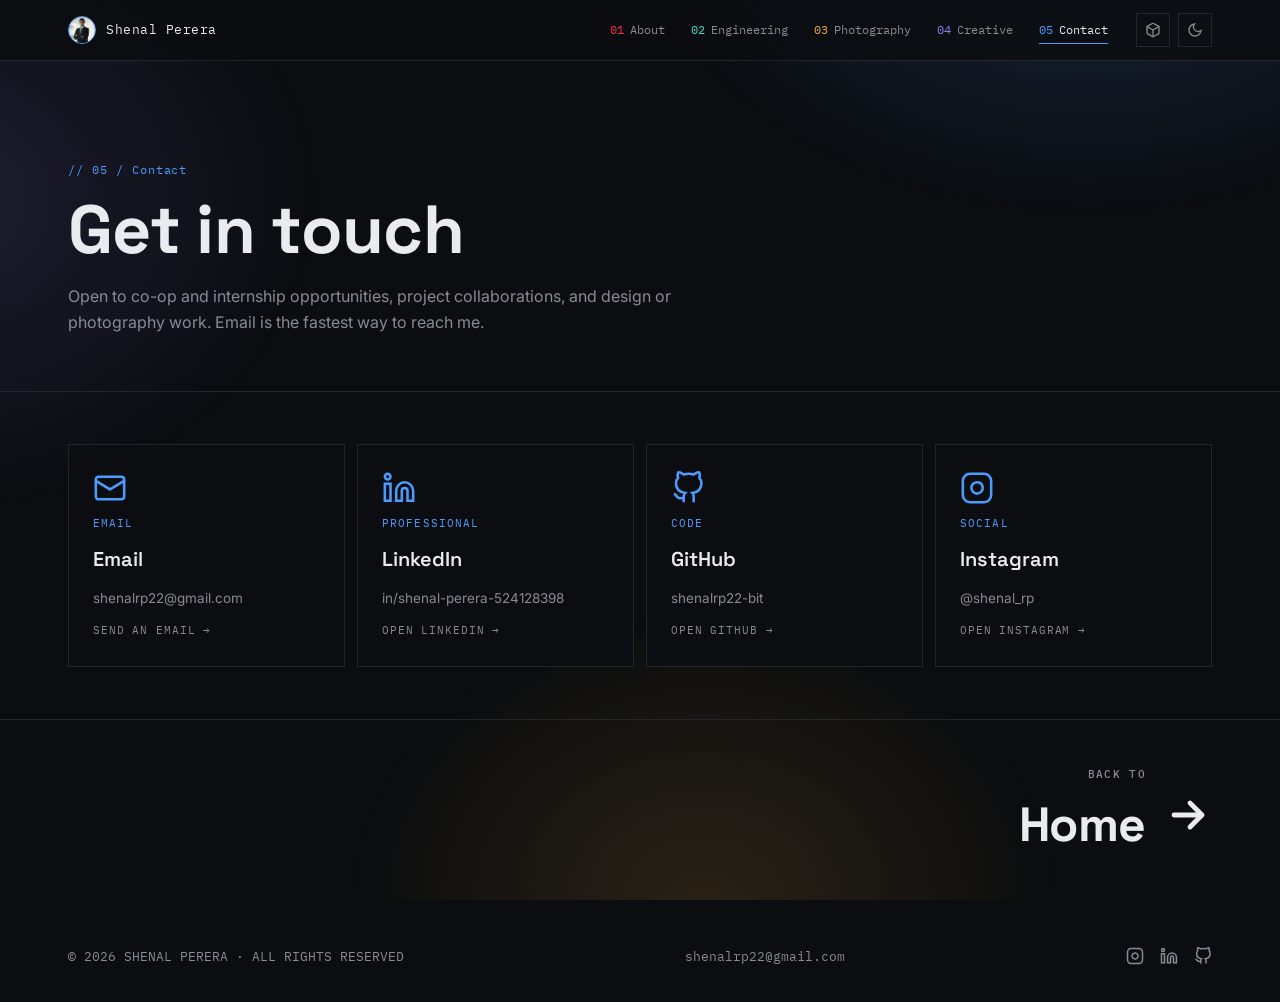
<file: contact.html>
<!DOCTYPE html>
<html lang="en">
<head>
<meta charset="utf-8">
<meta name="viewport" content="width=device-width, initial-scale=1">
<title>Contact | Shenal Perera</title>
<meta name="description" content="Get in touch with Shenal Perera: email, LinkedIn, GitHub, and Instagram.">
<meta property="og:type" content="website">
<meta property="og:site_name" content="Shenal Perera">
<meta property="og:title" content="Contact | Shenal Perera">
<meta property="og:description" content="Get in touch with Shenal Perera: email, LinkedIn, GitHub, and Instagram.">
<meta property="og:url" content="https://shenalrp.github.io/contact.html">
<meta property="og:image" content="https://shenalrp.github.io/assets/img/og-card.png">
<meta property="og:image:width" content="1200">
<meta property="og:image:height" content="630">
<meta name="twitter:card" content="summary_large_image">
<meta name="theme-color" content="#0b0c0e">
<link rel="icon" type="image/svg+xml" href="assets/img/favicon.svg">
<link rel="apple-touch-icon" href="assets/img/headshot.jpg">
<link rel="preconnect" href="https://fonts.googleapis.com">
<link rel="preconnect" href="https://fonts.gstatic.com" crossorigin>
<link href="https://fonts.googleapis.com/css2?family=Space+Grotesk:wght@400;500;600;700&family=IBM+Plex+Mono:wght@400;500&family=Inter:wght@400;500&display=swap" rel="stylesheet">
<link rel="stylesheet" href="assets/css/site.css">
<script>try{if(localStorage.getItem("motion")==="off")document.documentElement.setAttribute("data-motion","off");else if(!matchMedia("(prefers-reduced-motion: reduce)").matches){document.documentElement.classList.add("intro-run");setTimeout(function(){document.documentElement.classList.remove("intro-run")},2500)}}catch(e){}</script>
<style>
body{--acc:var(--acc5)} /* this page runs blue as its primary accent */
.contact-list{display:grid;grid-template-columns:repeat(auto-fit,minmax(200px,1fr));gap:12px}
.c-item{display:flex;flex-direction:column;gap:10px;padding:26px 24px;background:var(--bg);border:1px solid var(--line);text-decoration:none;color:var(--fg);transition:background .2s}
.c-item:hover{background:var(--bg2);border-color:var(--acc)}
.c-item .ico{width:34px;height:34px;color:var(--acc)}
.c-item .ico svg{width:100%;height:100%;display:block}
.c-item .k{font-family:"IBM Plex Mono",monospace;font-size:11px;letter-spacing:.1em;color:var(--acc)}
.c-item b{font-family:"Space Grotesk",sans-serif;font-size:20px;font-weight:600}
.c-item span.v{color:var(--mute);font-size:13.5px;word-break:break-all}
.c-item .go{margin-top:auto;font-family:"IBM Plex Mono",monospace;font-size:11px;letter-spacing:.08em;color:var(--mute)}
.c-item:hover .go{color:var(--acc)}
/* brand hover: colour wipes in top to bottom, handle gets highlighted */
.c-item{position:relative;overflow:hidden;isolation:isolate;transition:border-color .3s}
.c-item::before{content:"";position:absolute;inset:0;z-index:-1;transform:scaleY(0);transform-origin:top;transition:transform .5s cubic-bezier(.65,0,.25,1)}
.c-item:hover::before,.c-item:focus-visible::before{transform:scaleY(1)}
.c-item *{transition:color .3s .15s,background-size .45s .35s,fill .3s}
.c-item span.v{align-self:flex-start;padding:3px 8px;margin-left:-8px;background:linear-gradient(var(--hl),var(--hl)) no-repeat left/0% 100%}
.c-item:hover span.v,.c-item:focus-visible span.v{background-size:100% 100%;color:var(--hlt,#fff)!important}
.c-item:hover .ico,.c-item:hover .k,.c-item:hover b,.c-item:hover .go{color:var(--t,#fff)!important}
.b-mail{--hl:#4285F4;--t:#202124}
.b-mail::before{background:#fff}
.b-mail::after{content:"";position:absolute;left:0;right:0;bottom:0;height:5px;z-index:1;background:linear-gradient(90deg,#4285F4 0 25%,#EA4335 25% 50%,#FBBC05 50% 75%,#34A853 75%);transform:scaleX(0);transform-origin:left;transition:transform .5s .4s cubic-bezier(.65,0,.25,1)}
.b-mail:hover::after{transform:scaleX(1)}
.b-mail:hover .ico{color:#EA4335!important}
.b-mail b i{font-style:normal}
.b-mail:hover b i:nth-child(1){color:#4285F4}.b-mail:hover b i:nth-child(2){color:#EA4335}.b-mail:hover b i:nth-child(3){color:#FBBC05}.b-mail:hover b i:nth-child(4){color:#4285F4}.b-mail:hover b i:nth-child(5){color:#34A853}
.b-mail:hover .k,.b-mail:hover .go{color:#5f6368!important}
.b-li{--hl:#fff;--hlt:#0A66C2}.b-li::before{background:#0A66C2}.b-li:hover{border-color:#0A66C2}
.b-ig{--hl:#fff;--hlt:#c13584}.b-ig::before{background:linear-gradient(45deg,#feda75,#fa7e1e,#d62976,#962fbf,#4f5bd5)}.b-ig:hover{border-color:#d62976}
.b-gh{--hl:#2ea043}.b-gh::before{background:#24292f}.b-gh:hover{border-color:#fff}
</style>
</head>
<body data-intro="transmit">

<nav><div class="wrap">
  <a class="logo" href="index.html"><span class="mark"><img src="assets/img/headshot.jpg" alt="Shenal Perera"></span> <span class="name">Shenal Perera</span></a>
  <div class="navlinks-wrap"><ul class="navlinks">
    <li><a href="about.html" style="--tagc:var(--acc4)"><span class="idx">01</span>About</a></li>
    <li><a href="engineering.html" style="--tagc:var(--acc1)"><span class="idx">02</span>Engineering</a></li>
    <li><a href="photography/index.html" style="--tagc:var(--acc2)"><span class="idx">03</span>Photography</a></li>
    <li><a href="creative.html" style="--tagc:var(--acc3)"><span class="idx">04</span>Creative</a></li>
    <li><a href="contact.html" class="on" style="--tagc:var(--acc5)"><span class="idx">05</span>Contact</a></li>
  </ul></div>
  <button class="theme-btn motion-btn" id="motionBtn" aria-label="Toggle simple mode (turn 3D and animations off)" title="Simple mode: turn 3D &amp; animations off">
    <svg class="live" viewBox="0 0 24 24" fill="none" stroke="currentColor" stroke-width="2" stroke-linecap="round" stroke-linejoin="round"><path d="M21 16V8a2 2 0 0 0-1-1.73l-7-4a2 2 0 0 0-2 0l-7 4A2 2 0 0 0 3 8v8a2 2 0 0 0 1 1.73l7 4a2 2 0 0 0 2 0l7-4A2 2 0 0 0 21 16z"/><path d="M3.3 7 12 12l8.7-5M12 22V12"/></svg>
    <svg class="still" viewBox="0 0 24 24" fill="none" stroke="currentColor" stroke-width="2" stroke-linecap="round"><rect x="3" y="3" width="18" height="18"/><path d="M3 9h18M9 21V9"/></svg>
  </button>
  <button class="theme-btn" id="themeBtn" aria-label="Toggle light/dark theme">
    <svg class="moon" viewBox="0 0 24 24" fill="none" stroke="currentColor" stroke-width="2"><path d="M21 12.8A9 9 0 1 1 11.2 3 7 7 0 0 0 21 12.8Z"/></svg>
    <svg class="sun" viewBox="0 0 24 24" fill="none" stroke="currentColor" stroke-width="2"><circle cx="12" cy="12" r="4"/><path d="M12 2v3M12 19v3M4.2 4.2l2.1 2.1M17.7 17.7l2.1 2.1M2 12h3M19 12h3M4.2 19.8l2.1-2.1M17.7 6.3l2.1-2.1"/></svg>
  </button>
</div></nav>

<header class="hero"><div class="wrap">
  <div class="eyebrow reveal">05 / Contact</div>
  <h1 class="reveal">Get in touch</h1>
  <p class="lede reveal">Open to co-op and internship opportunities, project collaborations, and design or photography work. Email is the fastest way to reach me.</p>
</div></header>

<section style="border-bottom:none"><div class="wrap">
  <div class="contact-list reveal-stagger">
    <a class="c-item b-mail" href="mailto:shenalrp22@gmail.com"><span class="ico"><svg viewBox="0 0 24 24" fill="none" stroke="currentColor" stroke-width="1.8" stroke-linecap="round" stroke-linejoin="round"><rect x="2" y="4" width="20" height="16" rx="2"/><path d="m22 7-10 6L2 7"/></svg></span><span class="k">EMAIL</span><b><i>E</i><i>m</i><i>a</i><i>i</i><i>l</i></b><span class="v">shenalrp22@gmail.com</span><span class="go">SEND AN EMAIL →</span></a>
    <a class="c-item b-li" href="https://www.linkedin.com/in/shenal-perera-524128398" target="_blank" rel="noopener"><span class="ico"><svg viewBox="0 0 24 24" fill="none" stroke="currentColor" stroke-width="1.8"><path d="M16 8a6 6 0 0 1 6 6v7h-4v-7a2 2 0 0 0-2-2 2 2 0 0 0-2 2v7h-4v-7a6 6 0 0 1 6-6z"/><rect x="2" y="9" width="4" height="12"/><circle cx="4" cy="4" r="2"/></svg></span><span class="k">PROFESSIONAL</span><b>LinkedIn</b><span class="v">in/shenal-perera-524128398</span><span class="go">OPEN LINKEDIN →</span></a>
    <a class="c-item b-gh" href="https://github.com/shenalrp22-bit" target="_blank" rel="noopener"><span class="ico"><svg viewBox="0 0 24 24" fill="none" stroke="currentColor" stroke-width="1.8"><path d="M9 19c-5 1.5-5-2.5-7-3m14 6v-3.87a3.37 3.37 0 0 0-.94-2.61c3.14-.35 6.44-1.54 6.44-7A5.44 5.44 0 0 0 20 4.77 5.07 5.07 0 0 0 19.91 1S18.73.65 16 2.48a13.38 13.38 0 0 0-7 0C6.27.65 5.09 1 5.09 1A5.07 5.07 0 0 0 5 4.77a5.44 5.44 0 0 0-1.5 3.78c0 5.42 3.3 6.61 6.44 7A3.37 3.37 0 0 0 9 18.13V22"/></svg></span><span class="k">CODE</span><b>GitHub</b><span class="v">shenalrp22-bit</span><span class="go">OPEN GITHUB →</span></a>
    <a class="c-item b-ig" href="https://www.instagram.com/shenal_rp" target="_blank" rel="noopener"><span class="ico"><svg viewBox="0 0 24 24" fill="none" stroke="currentColor" stroke-width="1.8"><rect x="2" y="2" width="20" height="20" rx="5"/><path d="M16 11.37A4 4 0 1 1 12.63 8 4 4 0 0 1 16 11.37z"/><line x1="17.5" y1="6.5" x2="17.51" y2="6.5"/></svg></span><span class="k">SOCIAL</span><b>Instagram</b><span class="v">@shenal_rp</span><span class="go">OPEN INSTAGRAM →</span></a>
  </div>
</div></section>

<div class="next-nav"><div class="wrap"><a href="index.html" style="--nc:var(--fg)"><span><small>BACK TO</small>Home</span><svg viewBox="0 0 24 24" fill="none" stroke="currentColor" stroke-width="2.4" stroke-linecap="round" stroke-linejoin="round"><path d="M5 12h14M13 6l6 6-6 6"/></svg></a></div></div>

<footer><div class="wrap">
  <p>© <span id="yr"></span> SHENAL PERERA · ALL RIGHTS RESERVED</p>
  <p><a href="mailto:shenalrp22@gmail.com" style="color:var(--mute);text-decoration:none">shenalrp22@gmail.com</a></p>
  <div class="social">
    <a href="https://www.instagram.com/shenal_rp" target="_blank" rel="noopener" aria-label="Instagram"><svg viewBox="0 0 24 24" fill="none" stroke="currentColor" stroke-width="2"><rect x="2" y="2" width="20" height="20" rx="5"/><path d="M16 11.37A4 4 0 1 1 12.63 8 4 4 0 0 1 16 11.37z"/><line x1="17.5" y1="6.5" x2="17.51" y2="6.5"/></svg></a>
    <a href="https://www.linkedin.com/in/shenal-perera-524128398" target="_blank" rel="noopener" aria-label="LinkedIn"><svg viewBox="0 0 24 24" fill="none" stroke="currentColor" stroke-width="2"><path d="M16 8a6 6 0 0 1 6 6v7h-4v-7a2 2 0 0 0-2-2 2 2 0 0 0-2 2v7h-4v-7a6 6 0 0 1 6-6z"/><rect x="2" y="9" width="4" height="12"/><circle cx="4" cy="4" r="2"/></svg></a>
    <a href="https://github.com/shenalrp22-bit" target="_blank" rel="noopener" aria-label="GitHub"><svg viewBox="0 0 24 24" fill="none" stroke="currentColor" stroke-width="2"><path d="M9 19c-5 1.5-5-2.5-7-3m14 6v-3.87a3.37 3.37 0 0 0-.94-2.61c3.14-.35 6.44-1.54 6.44-7A5.44 5.44 0 0 0 20 4.77 5.07 5.07 0 0 0 19.91 1S18.73.65 16 2.48a13.38 13.38 0 0 0-7 0C6.27.65 5.09 1 5.09 1A5.07 5.07 0 0 0 5 4.77a5.44 5.44 0 0 0-1.5 3.78c0 5.42 3.3 6.61 6.44 7A3.37 3.37 0 0 0 9 18.13V22"/></svg></a>
  </div>
</div></footer>

<script src="assets/js/site.js" defer></script>
</body>
</html>
</file>
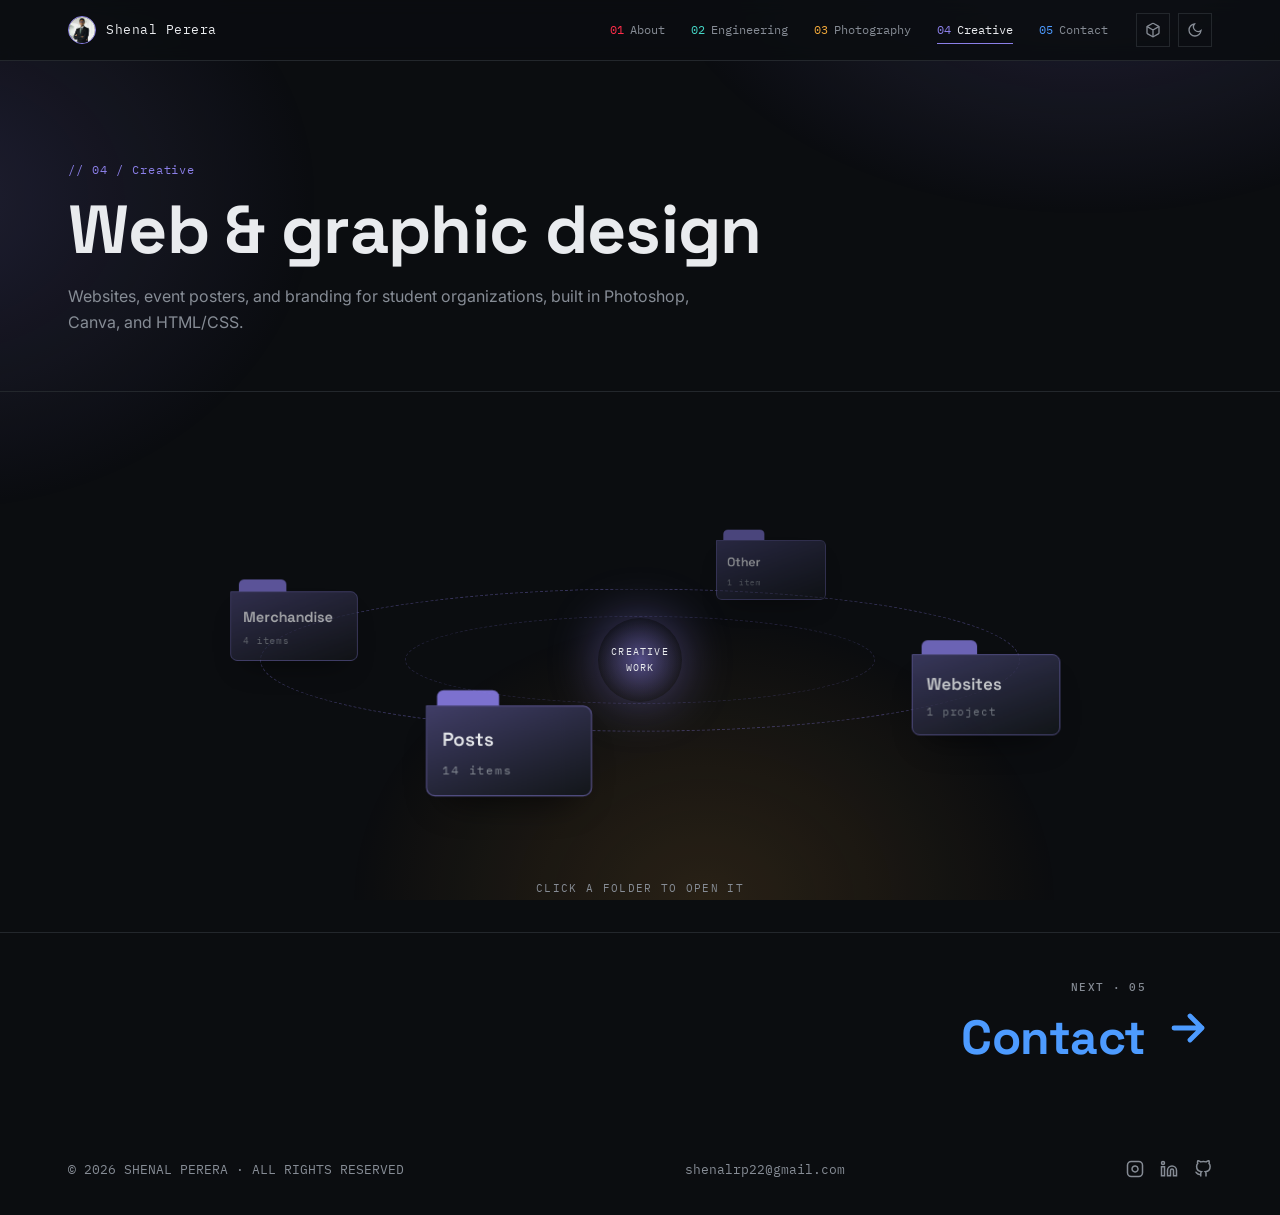
<file: creative.html>
<!DOCTYPE html>
<html lang="en">
<head>
<meta charset="utf-8">
<meta name="viewport" content="width=device-width, initial-scale=1">
<title>Creative | Shenal Perera</title>
<meta name="description" content="Web design, posters, merchandise, and branding by Shenal Perera.">
<meta property="og:type" content="website">
<meta property="og:site_name" content="Shenal Perera">
<meta property="og:title" content="Creative | Shenal Perera">
<meta property="og:description" content="Web design, posters, merchandise, and branding by Shenal Perera.">
<meta property="og:url" content="https://shenalrp.github.io/creative.html">
<meta property="og:image" content="https://shenalrp.github.io/assets/img/og-card.png">
<meta property="og:image:width" content="1200">
<meta property="og:image:height" content="630">
<meta name="twitter:card" content="summary_large_image">
<meta name="theme-color" content="#0b0c0e">
<link rel="icon" type="image/svg+xml" href="assets/img/favicon.svg">
<link rel="apple-touch-icon" href="assets/img/headshot.jpg">
<link rel="preconnect" href="https://fonts.googleapis.com">
<link rel="preconnect" href="https://fonts.gstatic.com" crossorigin>
<link href="https://fonts.googleapis.com/css2?family=Space+Grotesk:wght@400;500;600;700&family=IBM+Plex+Mono:wght@400;500&family=Inter:wght@400;500&display=swap" rel="stylesheet">
<link rel="stylesheet" href="assets/css/site.css">
<script>try{if(localStorage.getItem("motion")==="off")document.documentElement.setAttribute("data-motion","off");else if(!matchMedia("(prefers-reduced-motion: reduce)").matches){document.documentElement.classList.add("intro-run");setTimeout(function(){document.documentElement.classList.remove("intro-run")},2500)}}catch(e){}</script>
<style>
body{--acc:var(--acc3)} /* this page runs violet as its primary accent */

.sub{color:var(--mute);font-size:13.5px;margin-bottom:26px;max-width:560px;margin-left:34px}

.feature{display:grid;grid-template-columns:1.3fr 1fr;gap:0;border:1px solid var(--line);transition:border-color .25s,transform .25s}
.feature:hover{border-color:var(--acc);transform:translateY(-3px)}
.feature img{width:100%;display:block;aspect-ratio:16/10;object-fit:cover}
.feature .body{padding:26px 28px;display:flex;flex-direction:column;justify-content:center}
.feature h3{font-family:"Space Grotesk",sans-serif;font-weight:600;font-size:22px;margin-bottom:10px}
.feature p{color:var(--mute);font-size:13.5px}
.feature .tag{display:inline-block;margin-top:16px;font-family:"IBM Plex Mono",monospace;font-size:11px;color:var(--acc)}

.grid{display:grid;grid-template-columns:repeat(4,1fr);gap:1px;background:var(--line);border:1px solid var(--line)}
.grid.six{grid-template-columns:repeat(6,1fr)}
.grid.fit .tile{grid-column:span 2}
.grid.fit .tile img{aspect-ratio:auto;object-fit:contain;background:var(--bg2)}
.tile{background:var(--bg);cursor:zoom-in;overflow:hidden}
.tile img{width:100%;display:block;aspect-ratio:4/5;object-fit:cover;transition:transform .35s,opacity .2s}
.tile:hover img{opacity:.92;transform:scale(1.04)}
.tile .cap{padding:12px 14px;font-size:11.5px;font-family:"IBM Plex Mono",monospace;color:var(--mute)}

#lb{position:fixed;inset:0;z-index:50;background:rgba(5,6,7,.97);display:none;align-items:center;justify-content:center;cursor:zoom-out}
#lb.open{display:flex}
#lb img{max-width:92vw;max-height:88vh;object-fit:contain;animation:lbIn .25s ease}
@keyframes lbIn{from{opacity:0;transform:scale(.97)}to{opacity:1;transform:scale(1)}}


/* ===== orbiting folders ===== */
.orbit{position:relative;height:clamp(300px,46vw,420px);margin:6px 0 10px;user-select:none}
.orbit-ring{position:absolute;left:50%;top:50%;width:min(86%,760px);height:34%;transform:translate(-50%,-50%);border:1px dashed color-mix(in srgb,var(--acc) 35%,transparent);border-radius:50%;pointer-events:none}
.orbit-ring.r2{width:min(54%,470px);height:21%;opacity:.55}
.orbit-sun{position:absolute;left:50%;top:50%;width:84px;height:84px;margin:-42px 0 0 -42px;border-radius:50%;display:flex;align-items:center;justify-content:center;text-align:center;font-family:"IBM Plex Mono",monospace;font-size:10px;letter-spacing:.12em;color:var(--fg);background:radial-gradient(circle,color-mix(in srgb,var(--acc) 55%,transparent),color-mix(in srgb,var(--acc) 8%,transparent) 70%);box-shadow:0 0 50px color-mix(in srgb,var(--acc) 45%,transparent);pointer-events:none}
.fold{position:absolute;left:0;top:0;width:150px;cursor:pointer;background:none;border:0;padding:0;color:var(--fg);font:inherit;text-align:left;will-change:transform}
.fold .tab{width:56px;height:14px;background:var(--acc);border-radius:6px 6px 0 0;margin-left:10px;opacity:.9}
.fold .body{background:linear-gradient(160deg,color-mix(in srgb,var(--acc) 38%,var(--bg2)),var(--bg2));border:1px solid color-mix(in srgb,var(--acc) 55%,var(--line));border-radius:0 8px 8px 8px;padding:16px 14px 14px;box-shadow:0 18px 34px -16px rgba(0,0,0,.7);transition:border-color .2s,box-shadow .2s}
.fold b{display:block;font-family:"Space Grotesk",sans-serif;font-size:17px;font-weight:600}
.fold small{display:block;margin-top:6px;font-family:"IBM Plex Mono",monospace;font-size:10.5px;letter-spacing:.08em;color:var(--mute)}
.fold:hover .body,.fold.on .body{border-color:var(--acc);box-shadow:0 0 0 1px var(--acc),0 18px 34px -16px rgba(0,0,0,.7)}
.fold.on .tab{opacity:1}
.orbit-hint{text-align:center;font-family:"IBM Plex Mono",monospace;font-size:11px;letter-spacing:.12em;color:var(--mute);margin-bottom:34px}
/* simple mode: plain row of folders */
html[data-motion="off"] .orbit{height:auto;display:flex;flex-wrap:wrap;gap:14px;margin-bottom:26px}
html[data-motion="off"] .orbit-ring,html[data-motion="off"] .orbit-sun{display:none}
html[data-motion="off"] .fold{position:static;flex:1 1 150px}
@media(max-width:560px){.fold{width:118px}.fold b{font-size:15px}.fold .body{padding:12px 10px}.orbit-sun{width:64px;height:64px;margin:-32px 0 0 -32px;font-size:8.5px}}

/* grids by section */
.fview .grid{background:none;border:0;gap:6px}
.fview .tile{border:1px solid var(--line)}
.grid.g-posts{grid-template-columns:repeat(7,1fr)}
.grid.g-merch{grid-template-columns:repeat(4,1fr);max-width:760px}
.grid.g-other{grid-template-columns:min(360px,100%);width:fit-content}
.grid.g-other .tile img{aspect-ratio:auto;object-fit:contain;background:var(--bg2)}
@media (orientation:portrait){.grid.g-posts{grid-template-columns:repeat(4,1fr)}}
.tile.flip{position:relative}
.tile.flip .back{position:absolute;left:0;top:0;opacity:0;transition:opacity .3s}
.tile.flip:hover .back{opacity:1}
/* folder zoom view */
.fview{position:fixed;inset:0;z-index:40;background:var(--bg);overflow-y:auto;display:none;transform-origin:50% 50%}
.fview.open{display:block}
.fview-bar{position:sticky;top:0;z-index:3;background:color-mix(in srgb,var(--bg) 88%,transparent);backdrop-filter:blur(8px);border-bottom:1px solid var(--line)}
.fview-bar .wrap{display:flex;align-items:center;gap:18px;height:62px}
.fback{display:inline-flex;align-items:center;gap:10px;background:none;border:1px solid var(--acc);color:var(--acc);font-family:"IBM Plex Mono",monospace;font-size:12px;letter-spacing:.1em;text-transform:uppercase;padding:9px 16px;cursor:pointer;transition:background .2s,color .2s}
.fback:hover{background:var(--acc);color:var(--bg)}
.fback svg{width:16px;height:16px}
.fview-title{font-family:"IBM Plex Mono",monospace;font-size:11px;letter-spacing:.14em;color:var(--mute)}
.fview section{border-bottom:none}
#lb{z-index:60}
#lb .pair{display:flex;gap:14px;max-width:94vw;align-items:center;justify-content:center}
#lb .pair img{max-width:46vw;max-height:84vh}

@media(max-width:820px){
  .feature{grid-template-columns:1fr}
  .grid,.grid.six{grid-template-columns:repeat(3,1fr)}
  .grid.fit .tile{grid-column:span 3}
  .sub{margin-left:0}
}
@media(max-width:480px){
  .grid,.grid.six{grid-template-columns:repeat(3,1fr)}
}
</style>
</head>
<body data-intro="guides">

<nav><div class="wrap">
  <a class="logo" href="index.html"><span class="mark"><img src="assets/img/headshot.jpg" alt="Shenal Perera"></span> <span class="name">Shenal Perera</span></a>
  <div class="navlinks-wrap"><ul class="navlinks">
    <li><a href="about.html" style="--tagc:var(--acc4)"><span class="idx">01</span>About</a></li>
    <li><a href="engineering.html" style="--tagc:var(--acc1)"><span class="idx">02</span>Engineering</a></li>
    <li><a href="photography/index.html" style="--tagc:var(--acc2)"><span class="idx">03</span>Photography</a></li>
    <li><a href="creative.html" class="on" style="--tagc:var(--acc3)"><span class="idx">04</span>Creative</a></li>
    <li><a href="contact.html" style="--tagc:var(--acc5)"><span class="idx">05</span>Contact</a></li>
  </ul></div>
  <button class="theme-btn motion-btn" id="motionBtn" aria-label="Toggle simple mode (turn 3D and animations off)" title="Simple mode: turn 3D &amp; animations off">
    <svg class="live" viewBox="0 0 24 24" fill="none" stroke="currentColor" stroke-width="2" stroke-linecap="round" stroke-linejoin="round"><path d="M21 16V8a2 2 0 0 0-1-1.73l-7-4a2 2 0 0 0-2 0l-7 4A2 2 0 0 0 3 8v8a2 2 0 0 0 1 1.73l7 4a2 2 0 0 0 2 0l7-4A2 2 0 0 0 21 16z"/><path d="M3.3 7 12 12l8.7-5M12 22V12"/></svg>
    <svg class="still" viewBox="0 0 24 24" fill="none" stroke="currentColor" stroke-width="2" stroke-linecap="round"><rect x="3" y="3" width="18" height="18"/><path d="M3 9h18M9 21V9"/></svg>
  </button>
  <button class="theme-btn" id="themeBtn" aria-label="Toggle light/dark theme">
    <svg class="moon" viewBox="0 0 24 24" fill="none" stroke="currentColor" stroke-width="2"><path d="M21 12.8A9 9 0 1 1 11.2 3 7 7 0 0 0 21 12.8Z"/></svg>
    <svg class="sun" viewBox="0 0 24 24" fill="none" stroke="currentColor" stroke-width="2"><circle cx="12" cy="12" r="4"/><path d="M12 2v3M12 19v3M4.2 4.2l2.1 2.1M17.7 17.7l2.1 2.1M2 12h3M19 12h3M4.2 19.8l2.1-2.1M17.7 6.3l2.1-2.1"/></svg>
  </button>
</div></nav>

<header class="hero"><div class="wrap">
  <div class="eyebrow reveal">04 / Creative</div>
  <h1 class="reveal">Web &amp; graphic design</h1>
  <p class="lede reveal">Websites, event posters, and branding for student organizations, built in Photoshop, Canva, and HTML/CSS.</p>
</div></header>

<section style="padding-bottom:0"><div class="wrap">
  <div class="orbit" id="orbit">
    <div class="orbit-ring"></div><div class="orbit-ring r2"></div>
    <div class="orbit-sun">CREATIVE<br>WORK</div>
    <button class="fold" data-p="websites"><div class="tab"></div><div class="body"><b>Websites</b><small id="cnt-websites">1 project</small></div></button>
    <button class="fold" data-p="posts"><div class="tab"></div><div class="body"><b>Posts</b><small id="cnt-posts"></small></div></button>
    <button class="fold" data-p="merch"><div class="tab"></div><div class="body"><b>Merchandise</b><small id="cnt-merch"></small></div></button>
    <button class="fold" data-p="other"><div class="tab"></div><div class="body"><b>Other</b><small id="cnt-other"></small></div></button>
  </div>
  <p class="orbit-hint">CLICK A FOLDER TO OPEN IT</p>
</div></section>

<div class="next-nav"><div class="wrap"><a href="contact.html" style="--nc:var(--acc5)"><span><small>NEXT · 05</small>Contact</span><svg viewBox="0 0 24 24" fill="none" stroke="currentColor" stroke-width="2.4" stroke-linecap="round" stroke-linejoin="round"><path d="M5 12h14M13 6l6 6-6 6"/></svg></a></div></div>

<footer><div class="wrap">
  <p>© <span id="yr"></span> SHENAL PERERA · ALL RIGHTS RESERVED</p>
  <p><a href="mailto:shenalrp22@gmail.com" style="color:var(--mute);text-decoration:none">shenalrp22@gmail.com</a></p>
  <div class="social">
    <a href="https://www.instagram.com/shenal_rp" target="_blank" rel="noopener" aria-label="Instagram"><svg viewBox="0 0 24 24" fill="none" stroke="currentColor" stroke-width="2"><rect x="2" y="2" width="20" height="20" rx="5"/><path d="M16 11.37A4 4 0 1 1 12.63 8 4 4 0 0 1 16 11.37z"/><line x1="17.5" y1="6.5" x2="17.51" y2="6.5"/></svg></a>
    <a href="https://www.linkedin.com/in/shenal-perera-524128398" target="_blank" rel="noopener" aria-label="LinkedIn"><svg viewBox="0 0 24 24" fill="none" stroke="currentColor" stroke-width="2"><path d="M16 8a6 6 0 0 1 6 6v7h-4v-7a2 2 0 0 0-2-2 2 2 0 0 0-2 2v7h-4v-7a6 6 0 0 1 6-6z"/><rect x="2" y="9" width="4" height="12"/><circle cx="4" cy="4" r="2"/></svg></a>
    <a href="https://github.com/shenalrp22-bit" target="_blank" rel="noopener" aria-label="GitHub"><svg viewBox="0 0 24 24" fill="none" stroke="currentColor" stroke-width="2"><path d="M9 19c-5 1.5-5-2.5-7-3m14 6v-3.87a3.37 3.37 0 0 0-.94-2.61c3.14-.35 6.44-1.54 6.44-7A5.44 5.44 0 0 0 20 4.77 5.07 5.07 0 0 0 19.91 1S18.73.65 16 2.48a13.38 13.38 0 0 0-7 0C6.27.65 5.09 1 5.09 1A5.07 5.07 0 0 0 5 4.77a5.44 5.44 0 0 0-1.5 3.78c0 5.42 3.3 6.61 6.44 7A3.37 3.37 0 0 0 9 18.13V22"/></svg></a>
  </div>
</div></footer>

<div class="fview" id="fview" aria-hidden="true">
  <div class="fview-bar"><div class="wrap"><button class="fback" id="fback" type="button"><svg viewBox="0 0 24 24" fill="none" stroke="currentColor" stroke-width="2.4" stroke-linecap="round" stroke-linejoin="round"><path d="M19 12H5M11 18l-6-6 6-6"/></svg>Back to folders</button><span class="fview-title" id="fviewTitle"></span></div></div>
<section data-panel="websites"><div class="wrap">
  <h2 class="reveal"><span class="no">§1</span>Websites</h2>
  <p class="sub reveal">A demo website build for an auto repair shop. It's a concept and isn't live.</p>
  <div class="feature reveal">
    <img src="assets/engineering/halton.png" alt="Screenshot of the Halton Transmission Oakville website homepage, dark hero image of the repair shop with an orange call-to-action">
    <div class="body">
      <h3>Halton Transmission Oakville</h3>
      <p>Designed and built a demo website for Halton Transmission Oakville: home, services, about &amp; gallery, and contact sections, with a dark automotive-shop aesthetic.</p>
      <span class="tag">HTML / CSS · DEMO, NOT LIVE</span>
    </div>
  </div>
</div></section>

<section data-panel="posts"><div class="wrap">
  <h2 class="reveal"><span class="no">§2</span>Posts</h2>
  <p class="sub reveal">Event posters, campaign graphics, and announcements for MCU at TMU, plus Interact Club, Drama Club, Board of Prefects, Science Union, and the Batch of 2025 party at St. Benedict's College.</p>
  <div class="grid g-posts reveal-stagger" id="posts"></div>
</div></section>

<section data-panel="merch"><div class="wrap">
  <h2 class="reveal"><span class="no">§3</span>Merchandise</h2>
  <p class="sub reveal">Two shirts, a cap, and a uniform set for the Drama Club and Board of Prefects. Hover a shirt to see the back.</p>
  <div class="grid g-merch reveal-stagger" id="merch"></div>
</div></section>

<section data-panel="other"><div class="wrap">
  <h2 class="reveal"><span class="no">§4</span>Other</h2>
  <p class="sub reveal">Everything else, like ticket design.</p>
  <div class="grid g-other reveal-stagger" id="other"></div>
</div></section>

</div>

<div id="lb"></div>

<script src="assets/js/site.js" defer></script>
<script>
const sets = {
  posts: [
    ["assets/creative/mcu-1.png","WiE x MCU: Gingerbread Building Competition"],
    ["assets/creative/mcu-arduino-poster.png","Mission: Arduino Alarm, workshop poster"],
    ["assets/creative/mcu-mte501.png","MTE501 Study Hall, session poster"],
    ["assets/creative/interact-career-dev.jpg","Career Development Program poster"],
    ["assets/creative/interact-childrens-day.jpg","Children's Day campaign poster"],
    ["assets/creative/interact-1-day-more.jpg","25th Installation &amp; Silver Jubilee, countdown post"],
    ["assets/creative/interact-installation-invite.jpg","25th Installation &amp; Silver Jubilee, formal invitation"],
    ["assets/creative/interact-miwakuteki-winner.jpg","Miwaku Teki 4.0 art competition, winner announcement"],
    ["assets/creative/drama-dcsbc.jpg","48th All-Island Inter-School Drama Competition, semifinals"],
    ["assets/creative/prefects-vanguard-poster.jpg","Vanguard '25, annual Prefects' Day poster"],
    ["assets/creative/prefects-awurudu.jpg","Sinhala &amp; Tamil New Year greeting"],
    ["assets/creative/science-exploratio24.jpg","Exploratio '24, interschool practical competition poster"],
    ["assets/creative/science-album-explorium.jpg","Explorium '24 album release"],
    ["assets/creative/batch-party-save-the-date.jpg","HORIZON, Batch of 2025 graduation party, save-the-date"]
  ],
  merch: [
    ["assets/creative/drama-tshirt-front.jpg","Macbeth-themed Drama Club shirt","assets/creative/drama-tshirt-back.jpg"],
    ["assets/creative/prefects-polo-front.jpg","Official prefect polo","assets/creative/prefects-polo-back.jpg"],
    ["assets/creative/prefects-cap-side.jpg","Benedictine cap"],
    ["assets/creative/prefects-uniform-mockup.jpg","Prefect uniform set, polo &amp; trousers"]
  ],
  other: [
    ["assets/creative/batch-party-ticket.jpg","HORIZON, graduation party ticket design"]
  ]
};
for (const [id, items] of Object.entries(sets)){
  document.getElementById(id).innerHTML = items.map(([src,cap,back]) => back
    ? `<figure class="tile flip" data-src="${src}" data-src2="${back}"><img loading="lazy" src="${src}" alt="${cap}, front"><img class="back" loading="lazy" src="${back}" alt="${cap}, back"></figure>`
    : `<figure class="tile" data-src="${src}"><img loading="lazy" src="${src}" alt="${cap}"></figure>`).join("");
}
const lb = document.getElementById("lb");
document.querySelectorAll(".tile").forEach(t => t.addEventListener("click", () => {
  lb.innerHTML = t.dataset.src2
    ? `<div class="pair"><img src="${t.dataset.src}" alt=""><img src="${t.dataset.src2}" alt=""></div>`
    : `<img src="${t.dataset.src}" alt="">`;
  lb.classList.add("open");
}));
lb.addEventListener("click", () => lb.classList.remove("open"));

// ===== folders: zoom-open view + solar-system orbit =====
(function(){
  const still = document.documentElement.getAttribute("data-motion") === "off";
  const view = document.getElementById("fview"), title = document.getElementById("fviewTitle");
  const panels = {}; view.querySelectorAll("[data-panel]").forEach(p => panels[p.dataset.panel] = p);
  const names = {websites:"WEBSITES", posts:"POSTS", merch:"MERCHANDISE", other:"OTHER"};
  const folds = [...document.querySelectorAll(".fold")];
  for (const k of ["posts","merch","other"]) document.getElementById("cnt-"+k).textContent = sets[k].length + (sets[k].length===1?" item":" items");
  let isOpen = false;

  function open(id, fromEl){
    for (const k in panels) panels[k].style.display = k===id ? "" : "none";
    panels[id].querySelectorAll(".reveal,.reveal-stagger").forEach(e => e.classList.add("show"));
    title.textContent = "CREATIVE / " + names[id];
    view.classList.add("open"); view.scrollTop = 0; view.setAttribute("aria-hidden","false");
    document.documentElement.style.overflow = "hidden";
    isOpen = true;
    if (!still && fromEl && view.animate){
      const r = fromEl.getBoundingClientRect();
      view.style.transformOrigin = (r.left + r.width/2) + "px " + (r.top + r.height/2) + "px";
      view.animate([{transform:"scale(.12)",opacity:0,borderRadius:"18px"},{transform:"scale(1)",opacity:1,borderRadius:"0"}],{duration:480,easing:"cubic-bezier(.2,.8,.2,1)"});
    }
    document.getElementById("fback").focus({preventScroll:true});
  }
  function close(){
    if (!isOpen) return;
    const done = () => { view.classList.remove("open"); view.setAttribute("aria-hidden","true"); document.documentElement.style.overflow = ""; isOpen = false; };
    if (!still && view.animate){
      view.animate([{transform:"scale(1)",opacity:1},{transform:"scale(.12)",opacity:0}],{duration:320,easing:"cubic-bezier(.5,0,.75,0)"}).onfinish = done;
    } else done();
  }
  folds.forEach(f => f.addEventListener("click", () => open(f.dataset.p, f)));
  document.getElementById("fback").addEventListener("click", close);
  document.addEventListener("keydown", e => {
    if (e.key !== "Escape") return;
    if (lb.classList.contains("open")) lb.classList.remove("open"); else close();
  });

  if (still) return;
  const stage = document.getElementById("orbit");
  let a0 = 0, last = performance.now();
  function frame(t){
    const dt = Math.min(t - last, 50); last = t;
    if (!isOpen){
      a0 += dt * 0.00030;
      const w = stage.clientWidth, h = stage.clientHeight;
      const rx = Math.min(w * 0.40, 370), ry = h * 0.17 + 18;
      folds.forEach((f, i) => {
        const a = a0 + i * Math.PI / 2, s = Math.sin(a), c = Math.cos(a);
        const depth = (s + 1) / 2, sc = 0.72 + depth * 0.4;
        const x = w/2 + c * rx - f.offsetWidth/2, y = h/2 + s * ry - f.offsetHeight/2 - (1 - depth) * 12;
        f.style.transform = "translate3d(" + x.toFixed(1) + "px," + y.toFixed(1) + "px,0) scale(" + sc.toFixed(3) + ")";
        f.style.zIndex = Math.round(depth * 10) + 1;
        f.style.opacity = (0.55 + depth * 0.45).toFixed(2);
      });
    }
    requestAnimationFrame(frame);
  }
  requestAnimationFrame(frame);
})();
</script>
</body>
</html>
</file>
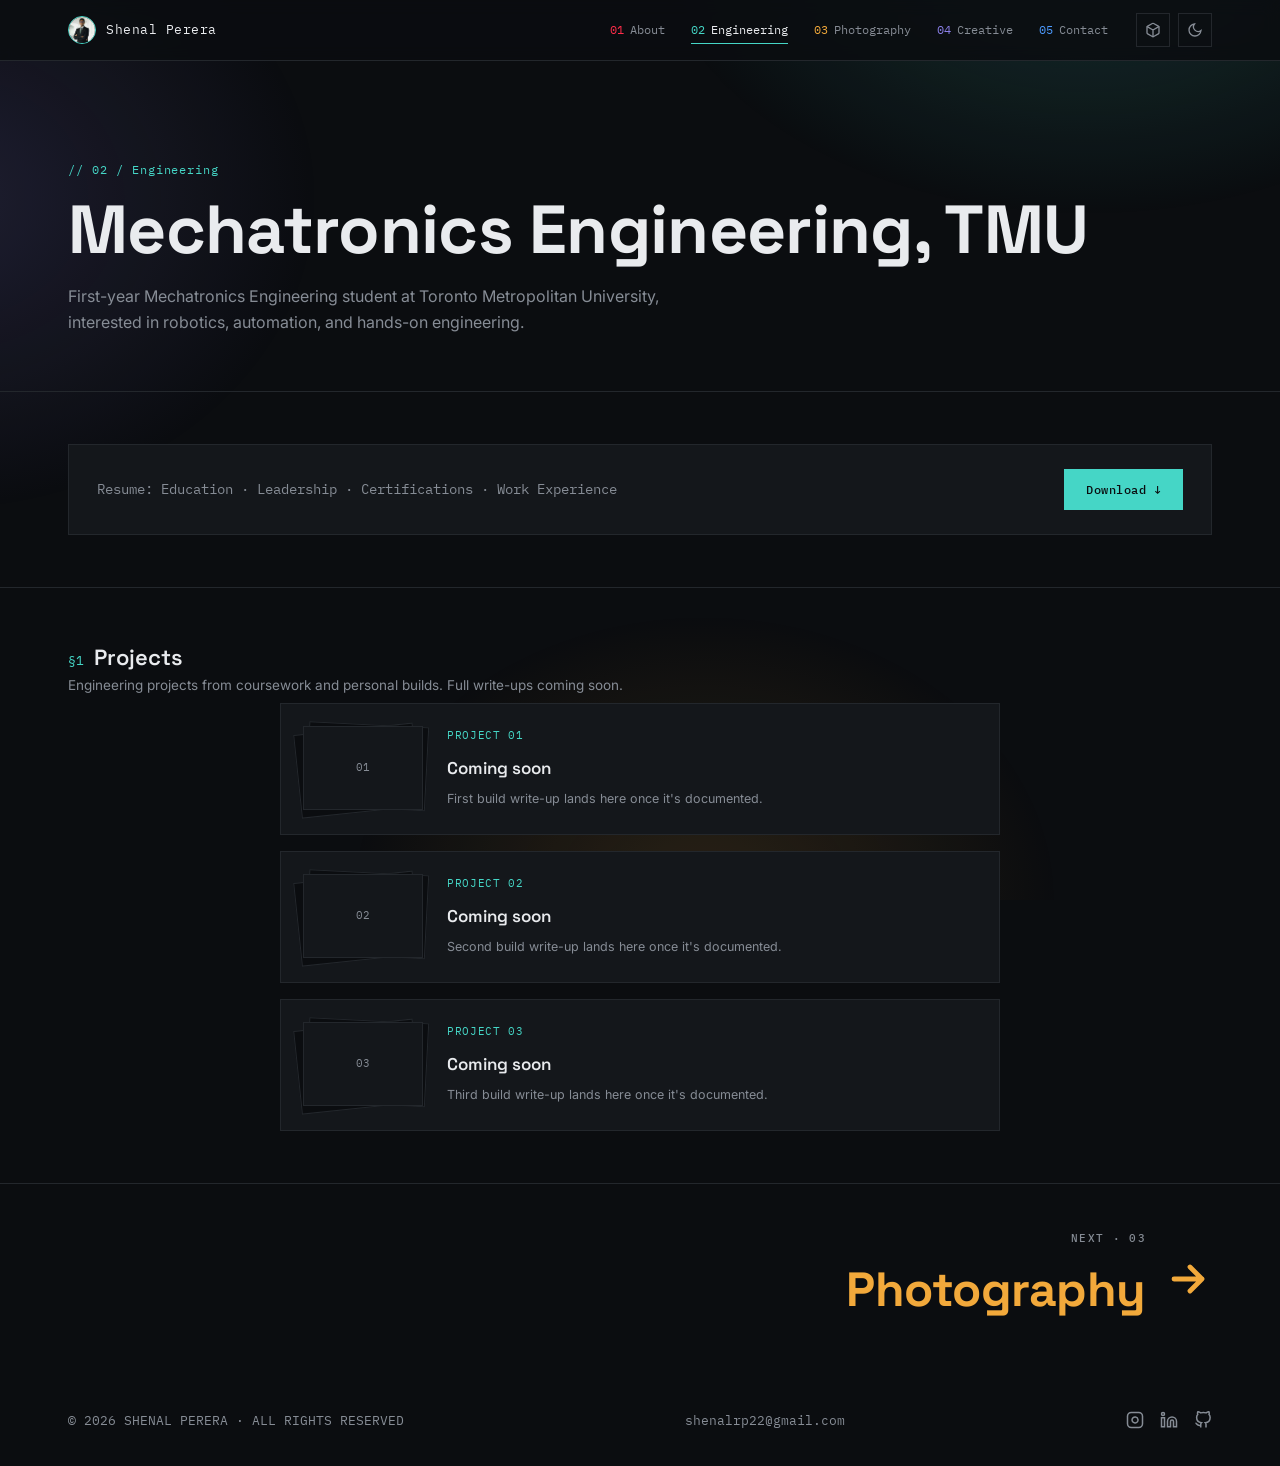
<file: engineering.html>
<!DOCTYPE html>
<html lang="en">
<head>
<meta charset="utf-8">
<meta name="viewport" content="width=device-width, initial-scale=1">
<title>Engineering | Shenal Perera</title>
<meta name="description" content="Engineering work and projects by Shenal Perera, first-year Mechatronics Engineering student at Toronto Metropolitan University.">
<meta property="og:type" content="website">
<meta property="og:site_name" content="Shenal Perera">
<meta property="og:title" content="Engineering | Shenal Perera">
<meta property="og:description" content="Engineering work and projects by Shenal Perera, first-year Mechatronics Engineering student at Toronto Metropolitan University.">
<meta property="og:url" content="https://shenalrp.github.io/engineering.html">
<meta property="og:image" content="https://shenalrp.github.io/assets/img/og-card.png">
<meta property="og:image:width" content="1200">
<meta property="og:image:height" content="630">
<meta name="twitter:card" content="summary_large_image">
<meta name="theme-color" content="#0b0c0e">
<link rel="icon" type="image/svg+xml" href="assets/img/favicon.svg">
<link rel="apple-touch-icon" href="assets/img/headshot.jpg">
<link rel="preconnect" href="https://fonts.googleapis.com">
<link rel="preconnect" href="https://fonts.gstatic.com" crossorigin>
<link href="https://fonts.googleapis.com/css2?family=Space+Grotesk:wght@400;500;600;700&family=IBM+Plex+Mono:wght@400;500&family=Inter:wght@400;500&display=swap" rel="stylesheet">
<link rel="stylesheet" href="assets/css/site.css">
<script>try{if(localStorage.getItem("motion")==="off")document.documentElement.setAttribute("data-motion","off");else if(!matchMedia("(prefers-reduced-motion: reduce)").matches){document.documentElement.classList.add("intro-run");setTimeout(function(){document.documentElement.classList.remove("intro-run")},2500)}}catch(e){}</script>
<style>
.resume-cta{display:flex;align-items:center;justify-content:space-between;gap:18px;flex-wrap:wrap;background:var(--bg2);border:1px solid var(--line);padding:24px 28px;transition:border-color .25s}
.resume-cta:hover{border-color:var(--acc)}
.resume-cta .t{font-size:13.5px;color:var(--mute);font-family:"IBM Plex Mono",monospace}
.resume-cta a{display:inline-block;padding:11px 22px;background:var(--acc);color:var(--bg);text-decoration:none;font-family:"IBM Plex Mono",monospace;font-size:12px;letter-spacing:.04em;font-weight:500;transition:opacity .2s,transform .2s}
.resume-cta a:hover{opacity:.85;transform:translateY(-2px)}

.edu .row{display:grid;grid-template-columns:150px 1fr;gap:20px;padding:18px 0;border-top:1px solid var(--line);transition:border-color .3s}
.edu .row:last-child{border-bottom:1px solid var(--line)}
.edu .row .yr{font-family:"IBM Plex Mono",monospace;color:var(--acc);font-size:12.5px}
.edu .row b{font-family:"Space Grotesk",sans-serif;font-size:18px;font-weight:600}
.edu .row .org{color:var(--mute);font-size:13px;display:block;margin-top:2px}
.edu .row p{color:var(--mute);font-size:13.5px;margin-top:4px}

.skills{display:flex;flex-wrap:wrap;gap:8px}
.skills span{border:1px solid var(--line);padding:8px 14px;font-size:12.5px;color:var(--mute);font-family:"IBM Plex Mono",monospace;transition:border-color .2s,color .2s}
.skills span:hover{border-color:var(--acc);color:var(--fg)}

.more{color:var(--mute);font-size:13.5px}
.more a{color:var(--acc);text-decoration:none;border-bottom:1px solid var(--acc)}

.proj-rail-wrap{position:relative;margin:0 calc(clamp(18px,4vw,48px) * -1);padding:0 clamp(18px,4vw,48px);perspective:1200px}
.proj-rail-wrap::before,.proj-rail-wrap::after{content:"";position:absolute;top:0;bottom:0;width:60px;z-index:2;pointer-events:none;transition:opacity .2s}
.proj-rail-wrap::before{left:0;background:linear-gradient(90deg,var(--bg),transparent)}
.proj-rail-wrap::after{right:0;background:linear-gradient(-90deg,var(--bg),transparent)}
.proj-rail{display:flex;gap:22px;overflow-x:auto;overflow-y:hidden;scroll-snap-type:x proximity;padding:10px clamp(18px,4vw,48px) 28px;margin:0 calc(clamp(18px,4vw,48px) * -1);cursor:grab;scrollbar-width:thin}
.proj-rail.grabbing{cursor:grabbing;scroll-snap-type:none}
.proj-rail::-webkit-scrollbar{height:4px}
.proj-rail::-webkit-scrollbar-thumb{background:var(--line)}
.proj-card{flex:none;width:260px;scroll-snap-align:center;background:var(--bg2);border:1px solid var(--line);padding:22px 22px 24px;transform-style:preserve-3d;transition:transform .4s cubic-bezier(.2,.8,.2,1),opacity .4s,filter .4s,border-color .25s;will-change:transform;position:relative;overflow:hidden}
.proj-card:hover{border-color:var(--acc)}
.proj-card::before{content:"";position:absolute;left:0;right:0;top:0;height:140%;background:linear-gradient(180deg,transparent,color-mix(in srgb,var(--acc) 22%,transparent),transparent);transform:translateY(-120%);transition:transform .9s cubic-bezier(.2,.7,.2,1);pointer-events:none}
.proj-card:hover::before{transform:translateY(70%)}
.proj-stack{position:relative;height:84px;margin-bottom:18px}
.proj-stack span{position:absolute;inset:0;border:1px solid var(--line);background:var(--bg);transition:transform .3s}
.proj-stack span:nth-child(1){transform:rotate(-6deg) translate(-6px,2px)}
.proj-stack span:nth-child(2){transform:rotate(3deg) translate(4px,-2px)}
.proj-stack span:nth-child(3){transform:none;display:flex;align-items:center;justify-content:center;font-family:"IBM Plex Mono",monospace;font-size:11px;color:var(--mute);background:var(--bg2)}
.proj-card:hover .proj-stack span:nth-child(1){transform:rotate(-11deg) translate(-10px,3px)}
.proj-card:hover .proj-stack span:nth-child(2){transform:rotate(7deg) translate(7px,-3px)}
.proj-badge{font-family:"IBM Plex Mono",monospace;font-size:11px;letter-spacing:.06em;color:var(--acc);margin-bottom:8px}
.proj-card h3{font-family:"Space Grotesk",sans-serif;font-weight:600;font-size:17px;margin-bottom:6px}
.proj-card p{color:var(--mute);font-size:12.5px;line-height:1.5}

@media(max-width:820px){
  .edu .row{grid-template-columns:1fr}
  .proj-rail-wrap{margin:0 -18px;padding:0}
  .proj-rail{padding-left:18px;padding-right:18px}
}
/* vertical project list: folders stacked one below the other */
.proj-rail-wrap{margin:0 auto!important;padding:0!important;perspective:none;max-width:760px}
.proj-rail-wrap::before,.proj-rail-wrap::after{display:none}
.proj-rail{flex-direction:column;align-items:center;overflow:visible;scroll-snap-type:none;padding:0!important;margin:0!important;cursor:default;gap:16px}
.proj-card{width:100%;max-width:720px;display:grid;grid-template-columns:120px 1fr;column-gap:24px;align-items:center;scroll-snap-align:none}
.proj-card .proj-stack{grid-row:1/4;margin:0}
.proj-card{margin:0 auto}
.proj-card:hover{transform:translateY(-3px)}
@media(max-width:820px){.proj-card{grid-template-columns:90px 1fr;column-gap:16px}}
</style>
</head>
<body data-intro="blueprint">

<nav><div class="wrap">
  <a class="logo" href="index.html"><span class="mark"><img src="assets/img/headshot.jpg" alt="Shenal Perera"></span> <span class="name">Shenal Perera</span></a>
  <div class="navlinks-wrap"><ul class="navlinks">
    <li><a href="about.html" style="--tagc:var(--acc4)"><span class="idx">01</span>About</a></li>
    <li><a href="engineering.html" class="on" style="--tagc:var(--acc1)"><span class="idx">02</span>Engineering</a></li>
    <li><a href="photography/index.html" style="--tagc:var(--acc2)"><span class="idx">03</span>Photography</a></li>
    <li><a href="creative.html" style="--tagc:var(--acc3)"><span class="idx">04</span>Creative</a></li>
    <li><a href="contact.html" style="--tagc:var(--acc5)"><span class="idx">05</span>Contact</a></li>
  </ul></div>
  <button class="theme-btn motion-btn" id="motionBtn" aria-label="Toggle simple mode (turn 3D and animations off)" title="Simple mode: turn 3D &amp; animations off">
    <svg class="live" viewBox="0 0 24 24" fill="none" stroke="currentColor" stroke-width="2" stroke-linecap="round" stroke-linejoin="round"><path d="M21 16V8a2 2 0 0 0-1-1.73l-7-4a2 2 0 0 0-2 0l-7 4A2 2 0 0 0 3 8v8a2 2 0 0 0 1 1.73l7 4a2 2 0 0 0 2 0l7-4A2 2 0 0 0 21 16z"/><path d="M3.3 7 12 12l8.7-5M12 22V12"/></svg>
    <svg class="still" viewBox="0 0 24 24" fill="none" stroke="currentColor" stroke-width="2" stroke-linecap="round"><rect x="3" y="3" width="18" height="18"/><path d="M3 9h18M9 21V9"/></svg>
  </button>
  <button class="theme-btn" id="themeBtn" aria-label="Toggle light/dark theme">
    <svg class="moon" viewBox="0 0 24 24" fill="none" stroke="currentColor" stroke-width="2"><path d="M21 12.8A9 9 0 1 1 11.2 3 7 7 0 0 0 21 12.8Z"/></svg>
    <svg class="sun" viewBox="0 0 24 24" fill="none" stroke="currentColor" stroke-width="2"><circle cx="12" cy="12" r="4"/><path d="M12 2v3M12 19v3M4.2 4.2l2.1 2.1M17.7 17.7l2.1 2.1M2 12h3M19 12h3M4.2 19.8l2.1-2.1M17.7 6.3l2.1-2.1"/></svg>
  </button>
</div></nav>

<header class="hero"><div class="wrap">
  <div class="eyebrow reveal">02 / Engineering</div>
  <h1 class="reveal">Mechatronics Engineering, TMU</h1>
  <p class="lede reveal">First-year Mechatronics Engineering student at Toronto Metropolitan University, interested in robotics, automation, and hands-on engineering.</p>
</div></header>

<section><div class="wrap reveal">
  <div class="resume-cta">
    <div class="t">Resume: Education · Leadership · Certifications · Work Experience</div>
    <a href="assets/cv/Shenal-Perera-Resume.pdf" download target="_blank" rel="noopener">Download ↓</a>
  </div>
</div></section>

<section style="border-bottom:none"><div class="wrap">
  <h2 class="reveal"><span class="no">§1</span>Projects</h2>
  <p class="sub reveal" style="color:var(--mute);font-size:13.5px;max-width:560px;margin-bottom:6px">Engineering projects from coursework and personal builds. Full write-ups coming soon.</p>
</div>
<div class="proj-rail-wrap reveal">
  <div class="proj-rail" id="projRail">
    <div class="proj-card"><div class="proj-stack"><span></span><span></span><span>01</span></div><div class="proj-badge">PROJECT 01</div><h3>Coming soon</h3><p>First build write-up lands here once it's documented.</p></div>
    <div class="proj-card"><div class="proj-stack"><span></span><span></span><span>02</span></div><div class="proj-badge">PROJECT 02</div><h3>Coming soon</h3><p>Second build write-up lands here once it's documented.</p></div>
    <div class="proj-card"><div class="proj-stack"><span></span><span></span><span>03</span></div><div class="proj-badge">PROJECT 03</div><h3>Coming soon</h3><p>Third build write-up lands here once it's documented.</p></div>
  </div>
</div></section>

<div class="next-nav"><div class="wrap"><a href="photography/index.html" style="--nc:var(--acc2)"><span><small>NEXT · 03</small>Photography</span><svg viewBox="0 0 24 24" fill="none" stroke="currentColor" stroke-width="2.4" stroke-linecap="round" stroke-linejoin="round"><path d="M5 12h14M13 6l6 6-6 6"/></svg></a></div></div>

<footer><div class="wrap">
  <p>© <span id="yr"></span> SHENAL PERERA · ALL RIGHTS RESERVED</p>
  <p><a href="mailto:shenalrp22@gmail.com" style="color:var(--mute);text-decoration:none">shenalrp22@gmail.com</a></p>
  <div class="social">
    <a href="https://www.instagram.com/shenal_rp" target="_blank" rel="noopener" aria-label="Instagram"><svg viewBox="0 0 24 24" fill="none" stroke="currentColor" stroke-width="2"><rect x="2" y="2" width="20" height="20" rx="5"/><path d="M16 11.37A4 4 0 1 1 12.63 8 4 4 0 0 1 16 11.37z"/><line x1="17.5" y1="6.5" x2="17.51" y2="6.5"/></svg></a>
    <a href="https://www.linkedin.com/in/shenal-perera-524128398" target="_blank" rel="noopener" aria-label="LinkedIn"><svg viewBox="0 0 24 24" fill="none" stroke="currentColor" stroke-width="2"><path d="M16 8a6 6 0 0 1 6 6v7h-4v-7a2 2 0 0 0-2-2 2 2 0 0 0-2 2v7h-4v-7a6 6 0 0 1 6-6z"/><rect x="2" y="9" width="4" height="12"/><circle cx="4" cy="4" r="2"/></svg></a>
    <a href="https://github.com/shenalrp22-bit" target="_blank" rel="noopener" aria-label="GitHub"><svg viewBox="0 0 24 24" fill="none" stroke="currentColor" stroke-width="2"><path d="M9 19c-5 1.5-5-2.5-7-3m14 6v-3.87a3.37 3.37 0 0 0-.94-2.61c3.14-.35 6.44-1.54 6.44-7A5.44 5.44 0 0 0 20 4.77 5.07 5.07 0 0 0 19.91 1S18.73.65 16 2.48a13.38 13.38 0 0 0-7 0C6.27.65 5.09 1 5.09 1A5.07 5.07 0 0 0 5 4.77a5.44 5.44 0 0 0-1.5 3.78c0 5.42 3.3 6.61 6.44 7A3.37 3.37 0 0 0 9 18.13V22"/></svg></a>
  </div>
</div></footer>

<script src="assets/js/site.js" defer></script>
<script>
(function(){
  var rail = document.getElementById('projRail');
  return; /* vertical list: horizontal rail effects disabled */
  if (!rail) return;
  var cards = Array.prototype.slice.call(rail.querySelectorAll('.proj-card'));

  // coverflow-style depth: scale/fade cards by distance from rail center
  var ticking = false;
  function updateDepth(){
    var railRect = rail.getBoundingClientRect();
    var center = railRect.left + railRect.width / 2;
    cards.forEach(function(c){
      var r = c.getBoundingClientRect();
      var cc = r.left + r.width / 2;
      var d = (cc - center) / (railRect.width / 2); // -1..1 roughly
      d = Math.max(-1.4, Math.min(1.4, d));
      var scale = 1 - Math.min(Math.abs(d) * .12, .16);
      var opacity = 1 - Math.min(Math.abs(d) * .35, .45);
      var rotY = d * -10;
      c.style.transform = 'perspective(1200px) rotateY(' + rotY + 'deg) scale(' + scale + ')';
      c.style.opacity = opacity;
    });
    ticking = false;
  }
  function onScroll(){
    if (!ticking){ requestAnimationFrame(updateDepth); ticking = true; }
  }
  rail.addEventListener('scroll', onScroll, { passive: true });
  window.addEventListener('resize', onScroll);
  updateDepth();

  // hover tilt left/right based on cursor x within the card
  cards.forEach(function(c){
    c.addEventListener('mousemove', function(e){
      var r = c.getBoundingClientRect();
      var x = (e.clientX - r.left) / r.width - .5; // -.5..5
      c.style.transform = 'perspective(1200px) rotateY(' + (x * 16) + 'deg) scale(1.04)';
      c.style.opacity = 1;
    });
    c.addEventListener('mouseleave', function(){ updateDepth(); });
  });

  // click-and-drag to scroll horizontally
  var isDown = false, startX, scrollLeft;
  rail.addEventListener('mousedown', function(e){
    isDown = true; rail.classList.add('grabbing');
    startX = e.pageX - rail.offsetLeft; scrollLeft = rail.scrollLeft;
  });
  window.addEventListener('mouseup', function(){ isDown = false; rail.classList.remove('grabbing'); });
  rail.addEventListener('mouseleave', function(){ isDown = false; rail.classList.remove('grabbing'); });
  rail.addEventListener('mousemove', function(e){
    if (!isDown) return;
    e.preventDefault();
    var x = e.pageX - rail.offsetLeft;
    rail.scrollLeft = scrollLeft - (x - startX) * 1.4;
  });
})();
</script>
</body>
</html>
</file>
<file: assets/css/site.css>
/* ===== Shared design system, Shenal Perera portfolio ===== */
:root{
  --bg:#0b0d10;--bg2:#14171b;--fg:#e9ebee;--mute:#868c95;--line:#23272c;
  --acc:#45d6c6;   /* teal   : primary / Engineering (page content accent, overridden per-page below) */
  --acc1:#45d6c6;  /* teal, stable reference for the nav tab regardless of page override */
  --acc2:#f2a93b;  /* amber  : Photography / motorsport */
  --acc3:#8b7fe8;  /* violet : Creative */
  --acc4:#ff2d4a;  /* neon red : About */
  --acc5:#4d9bff;  /* blue   : Contact */
  --shadow:rgba(0,0,0,.35);
}
html[data-theme="light"]{
  --bg:#f3f2ee;--bg2:#ffffff;--fg:#14171b;--mute:#5b5f66;--line:#dcdad2;
  --acc:#0e9484;--acc1:#0e9484;--acc2:#c17a12;--acc3:#5d4fc7;--acc4:#d81f3d;--acc5:#2563c9;
  --shadow:rgba(20,20,20,.08);
}

*{box-sizing:border-box;margin:0;padding:0}
html{scroll-behavior:smooth}
html,body{overflow-x:clip}
body{
  background:var(--bg);color:var(--fg);font:16px/1.6 "Inter",system-ui,sans-serif;
  -webkit-font-smoothing:antialiased;min-height:100vh;display:flex;flex-direction:column;
  position:relative;transition:background .3s,color .3s;
}
body::before{
  content:"";position:fixed;inset:0;z-index:-1;pointer-events:none;
  background:
    radial-gradient(640px 420px at 85% -8%, color-mix(in srgb, var(--acc) 20%, transparent), transparent 70%),
    radial-gradient(560px 460px at -5% 22%, color-mix(in srgb, var(--acc3) 17%, transparent), transparent 70%),
    radial-gradient(520px 420px at 55% 100%, color-mix(in srgb, var(--acc2) 15%, transparent), transparent 70%);
  opacity:.9;transition:opacity .3s;
}
a{color:inherit}
.wrap{max-width:1240px;margin:0 auto;padding:0 clamp(18px,4vw,48px);width:100%}
.mono{font-family:"IBM Plex Mono",monospace}

/* nav */
nav{position:fixed;inset:0 0 auto 0;z-index:30;background:color-mix(in srgb, var(--bg) 88%, transparent);backdrop-filter:blur(8px);border-bottom:1px solid var(--line);transition:background .3s,border-color .3s}
nav .wrap{display:flex;justify-content:space-between;align-items:center;height:60px;gap:16px}
.logo{display:flex;align-items:center;gap:10px;text-decoration:none;font-family:"IBM Plex Mono",monospace;font-size:13px;letter-spacing:.04em;white-space:nowrap}
.logo .mark{width:28px;height:28px;border-radius:50%;overflow:hidden;border:1.5px solid var(--acc);display:flex;align-items:center;justify-content:center;transition:transform .25s,border-color .3s;flex:none}
.logo .mark img{width:100%;height:100%;object-fit:cover;display:block}
.logo:hover .mark{transform:scale(1.08)}
.navlinks-wrap{position:relative;min-width:0;flex:1 1 auto;display:flex;justify-content:flex-end}
.navlinks{display:flex;align-items:center;gap:2px;list-style:none;font-family:"IBM Plex Mono",monospace;font-size:12px;overflow-x:auto;-webkit-overflow-scrolling:touch;scrollbar-width:thin;scrollbar-color:var(--mute) transparent;max-width:100%}
.navlinks::-webkit-scrollbar{height:5px}
.navlinks::-webkit-scrollbar-track{background:transparent}
.navlinks::-webkit-scrollbar-thumb{background:var(--mute);border-radius:3px}
.navlinks::-webkit-scrollbar-thumb:hover{background:var(--acc)}
.navlinks li{flex:none}
.navlinks a{text-decoration:none;color:var(--mute);padding:8px 12px;display:block;position:relative;transition:color .2s}
.navlinks a::after{content:"";position:absolute;left:12px;right:12px;bottom:4px;height:1px;background:var(--tagc,var(--acc));transform:scaleX(0);transform-origin:left;transition:transform .25s}
.navlinks a:hover,.navlinks a.on{color:var(--fg)}
.navlinks a:hover::after,.navlinks a.on::after{transform:scaleX(1)}
.navlinks a .idx{color:var(--tagc,var(--acc));margin-right:6px}

.theme-btn{
  width:34px;height:34px;border:1px solid var(--line);background:transparent;color:var(--mute);
  display:flex;align-items:center;justify-content:center;cursor:pointer;flex:none;
  transition:color .2s,border-color .2s,transform .2s;
}
.theme-btn:hover{color:var(--acc);border-color:var(--acc);transform:rotate(12deg)}
.theme-btn svg{width:16px;height:16px}
.theme-btn .sun{display:none}
html[data-theme="light"] .theme-btn .moon{display:none}
html[data-theme="light"] .theme-btn .sun{display:block}
.motion-btn{margin-right:-8px}
.motion-btn:hover{transform:none}
.motion-btn .still{display:none}
html[data-motion="off"] .motion-btn .live{display:none}
html[data-motion="off"] .motion-btn .still{display:block}
html[data-motion="off"] .motion-btn{color:var(--acc);border-color:var(--acc)}

/* simple mode: no 3D, no motion */
html[data-motion="off"] *,html[data-motion="off"] *::before,html[data-motion="off"] *::after{animation:none!important;transition:none!important;scroll-behavior:auto!important}
html[data-motion="off"] .reveal,html[data-motion="off"] .reveal-stagger > *,html[data-motion="off"] .pop-list > *{opacity:1!important;transform:none!important}
html[data-motion="off"] .motion-only{display:none!important}
html:not([data-motion="off"]) .still-only{display:none!important}

/* badges (used in place of third-party logos) */
.badge{
  display:inline-flex;align-items:center;justify-content:center;height:22px;padding:0 8px;
  font-family:"IBM Plex Mono",monospace;font-size:10.5px;letter-spacing:.03em;font-weight:500;
  border:1px solid var(--bc,var(--line));color:var(--bc,var(--mute));border-radius:3px;
  margin-right:6px;transition:transform .2s;
}
.badge:hover{transform:translateY(-1px)}
.badge.acc{--bc:var(--acc)}
.badge.acc2{--bc:var(--acc2)}
.badge.acc3{--bc:var(--acc3)}

/* expandable rows (timeline / education / certification entries) */
.exp-row{cursor:pointer;position:relative;padding-right:30px;-webkit-tap-highlight-color:transparent}
.exp-row::after{content:"+";position:absolute;right:0;top:18px;font-family:"IBM Plex Mono",monospace;font-size:15px;color:var(--mute);transition:transform .25s,color .2s;line-height:1}
.exp-row:hover::after{color:var(--acc)}
.exp-row.open::after{transform:rotate(45deg);color:var(--acc)}
.exp-detail{grid-column:1/-1;max-height:0;overflow:hidden;opacity:0;transition:max-height .35s ease,opacity .3s ease,margin-top .35s ease;margin-top:0}
.exp-row.open .exp-detail{max-height:320px;opacity:1;margin-top:14px}
.exp-detail-inner{padding-top:14px;border-top:1px dashed var(--line);color:var(--mute);font-size:13.5px;line-height:1.7;max-width:none;text-align:justify;hyphens:auto;-webkit-hyphens:auto}
.exp-detail-inner img{display:block;max-width:100%;border:1px solid var(--line);margin-top:12px}

/* real org logos, dropped into a small chip for contrast against either theme */
.logo-chip{display:inline-flex;align-items:center;justify-content:center;width:26px;height:26px;border-radius:5px;padding:4px;margin-right:8px;flex:none;vertical-align:middle;transition:transform .2s}
.logo-chip:hover{transform:translateY(-1px) scale(1.07)}
.logo-chip img{width:100%;height:100%;object-fit:contain;display:block}
.logo-chip.light{background:#fff}
.logo-chip.dark{background:#14171b;border:1px solid var(--line)}

/* hero */
header.hero{padding:160px 0 56px;border-bottom:1px solid var(--line);transition:border-color .3s}
.eyebrow{font-family:"IBM Plex Mono",monospace;font-size:12px;letter-spacing:.08em;color:var(--acc)}
.eyebrow::before{content:"// "}
h1{font-family:"Space Grotesk",sans-serif;font-weight:700;font-size:clamp(38px,6vw,68px);line-height:1.04;margin:16px 0 18px;letter-spacing:-.01em}
.lede{max-width:640px;color:var(--mute);font-size:16px}
html[data-theme="light"] .lede{color:#45494f}

/* sections */
section{padding:52px 0;border-bottom:1px solid var(--line);transition:border-color .3s}
section:last-of-type{border-bottom:none}
h2{font-family:"Space Grotesk",sans-serif;font-weight:600;font-size:22px}
h2 .no{font-family:"IBM Plex Mono",monospace;font-weight:400;font-size:13px;color:var(--acc);margin-right:10px}

footer{padding:36px 0}
footer .wrap{display:flex;justify-content:space-between;align-items:center;flex-wrap:wrap;gap:12px}
footer p{color:var(--mute);font-size:12.5px;font-family:"IBM Plex Mono",monospace}
.social{display:flex;gap:16px;align-items:center}
.social a{color:var(--mute);display:flex;transition:color .2s,transform .2s}
.social a:hover{color:var(--acc);transform:translateY(-2px)}
.social svg{width:18px;height:18px}

/* scroll-reveal animation */
.reveal{opacity:0;transform:translateY(16px);transition:opacity .6s cubic-bezier(.2,.7,.2,1),transform .6s cubic-bezier(.2,.7,.2,1)}
.reveal.show{opacity:1;transform:translateY(0)}
.reveal-stagger > *{opacity:0;transform:translateY(14px);transition:opacity .5s cubic-bezier(.2,.7,.2,1),transform .5s cubic-bezier(.2,.7,.2,1)}
.reveal-stagger.show > *{opacity:1;transform:translateY(0)}
@media (prefers-reduced-motion: reduce){
  .reveal,.reveal-stagger > *{opacity:1;transform:none;transition:none}
}
.reveal-stagger.show > *:nth-child(1){transition-delay:.02s}
.reveal-stagger.show > *:nth-child(2){transition-delay:.07s}
.reveal-stagger.show > *:nth-child(3){transition-delay:.12s}
.reveal-stagger.show > *:nth-child(4){transition-delay:.17s}
.reveal-stagger.show > *:nth-child(5){transition-delay:.22s}
.reveal-stagger.show > *:nth-child(6){transition-delay:.27s}
.reveal-stagger.show > *:nth-child(7){transition-delay:.32s}
.reveal-stagger.show > *:nth-child(8){transition-delay:.37s}
.reveal-stagger.show > *:nth-child(9){transition-delay:.42s}
.reveal-stagger.show > *:nth-child(10){transition-delay:.47s}
.reveal-stagger.show > *:nth-child(11){transition-delay:.52s}
.reveal-stagger.show > *:nth-child(n+12){transition-delay:.56s}

@media(max-width:820px){
  .navlinks a{padding:8px 8px}
  /* edge fade: visible cue there's more to scroll to, since mobile browsers don't render a persistent scrollbar */
  .navlinks-wrap::after{content:"";position:absolute;top:0;right:0;bottom:0;width:18px;pointer-events:none;background:linear-gradient(to right, transparent, var(--bg));opacity:.9}
}
@media(max-width:480px){
  nav .wrap{gap:6px}
  .logo .name{display:none}
  .navlinks a{padding:7px 6px;font-size:10.5px}
  .navlinks a .idx{margin-right:4px}
}

/* ===== page-open intros (≤1.4s, skipped in simple mode) ===== */
html.intro-run body::before{content:"";position:fixed;inset:0;background:var(--bg);z-index:200}
.intro-fx{position:fixed;inset:0;z-index:200;pointer-events:none}
.intro-fx .cover{position:absolute;inset:0;background:var(--bg);pointer-events:auto}
.intro-fx.out{opacity:0;transition:opacity .3s ease}
.fx-label{font-family:"IBM Plex Mono",monospace;font-size:11px;letter-spacing:.18em;color:var(--acc)}

/* About: ID scan line sweeps down and reveals the page */
.fx-scan .cover{background:repeating-linear-gradient(0deg,var(--bg) 0 3px,color-mix(in srgb,var(--bg2) 80%,var(--bg)) 3px 4px);animation:scanCover 1.05s .1s cubic-bezier(.6,0,.3,1) forwards}
@keyframes scanCover{from{clip-path:inset(0 0 0 0)}to{clip-path:inset(100% 0 0 0)}}
.fx-scan .line{position:absolute;left:0;right:0;top:0;height:2px;background:var(--acc);box-shadow:0 0 18px 3px var(--acc),0 0 60px 10px color-mix(in srgb,var(--acc) 40%,transparent);animation:scanLine 1.05s .1s cubic-bezier(.6,0,.3,1) forwards}
.fx-scan .line .fx-label{position:absolute;right:clamp(18px,4vw,48px);top:-24px}
@keyframes scanLine{to{transform:translateY(100vh)}}

/* Engineering: blueprint grid draws in, title traces as wireframe then fills */
.fx-blueprint .cover{display:flex;align-items:center;justify-content:center;background:
  linear-gradient(color-mix(in srgb,var(--acc) 14%,transparent) 1px,transparent 1px) 0 0/40px 40px,
  linear-gradient(90deg,color-mix(in srgb,var(--acc) 14%,transparent) 1px,transparent 1px) 0 0/40px 40px,var(--bg);
  animation:bpGrid .9s ease-out both}
@keyframes bpGrid{from{background-size:0 0,0 0,auto;opacity:.4}to{opacity:1}}
.fx-blueprint svg{width:min(90vw,1000px);height:auto;overflow:visible}
.fx-blueprint text{font-family:"Space Grotesk",sans-serif;font-weight:700;font-size:118px;fill:transparent;stroke:var(--acc);stroke-width:1.4;stroke-dasharray:1400;stroke-dashoffset:1400;animation:bpTrace 1.2s .2s ease-in-out forwards,bpFill .5s 1.35s ease-out forwards}
@keyframes bpTrace{to{stroke-dashoffset:0}}
@keyframes bpFill{to{fill:var(--fg);stroke-width:0}}
.fx-blueprint .fx-label{position:absolute;left:clamp(18px,4vw,48px);bottom:28px}
.fx-blueprint .fx-label + .fx-label{left:auto;right:clamp(18px,4vw,48px)}

/* Photography: hexagonal aperture opens, white flash */
@property --d{syntax:"<length>";inherits:false;initial-value:0px}
@property --tw{syntax:"<angle>";inherits:false;initial-value:0deg}
.fx-aperture .cover{background:transparent;overflow:hidden}
.fx-aperture .blade{position:absolute;left:50%;top:50%;width:400vmax;height:200vmax;background:var(--bg2);border-bottom:1.5px solid var(--acc);transform-origin:0 0;transform:rotate(calc(var(--a) + var(--tw))) translate(-50%,calc(-100% - var(--d)));animation:iris .75s .2s cubic-bezier(.7,0,.2,1) forwards}
@keyframes iris{to{--d:110vmax;--tw:50deg}}
.fx-aperture .flash{position:absolute;inset:0;background:#fff;opacity:0;animation:flash .5s .38s ease-out}
@keyframes flash{15%{opacity:.75}to{opacity:0}}
.fx-aperture .fx-label{position:absolute;left:50%;top:50%;transform:translate(-50%,-50%);z-index:2;animation:fadeOut .2s .2s forwards}
@keyframes fadeOut{to{opacity:0}}

/* Creative: design guides slide in, title letters snap into place */
.fx-guides .cover{animation:fadeOut .35s .25s forwards}
.fx-guides .g{position:absolute;background:var(--acc);opacity:.9;z-index:2}
.fx-guides .g.v{top:0;bottom:0;width:1px;transform:scaleY(0);transform-origin:top;animation:gIn .35s cubic-bezier(.2,.8,.2,1) forwards}
.fx-guides .g.h{left:0;right:0;height:1px;transform:scaleX(0);transform-origin:left;animation:gIn .35s cubic-bezier(.2,.8,.2,1) forwards}
.fx-guides .g span{position:absolute;font-family:"IBM Plex Mono",monospace;font-size:9.5px;color:var(--acc);white-space:nowrap}
.fx-guides .g.v span{top:72px;left:5px}
.fx-guides .g.h span{left:8px;top:4px}
@keyframes gIn{to{transform:none}}
.snap-ch{display:inline-block;animation:snap .55s cubic-bezier(.2,.9,.3,1.35) both}
@keyframes snap{from{opacity:0;transform:translate(var(--sx),var(--sy)) rotate(var(--sr)) scale(.6)}}

/* Contact: signal connects, heading types in like a transmission */
.fx-transmit .cover{display:flex;flex-direction:column;align-items:center;justify-content:center;gap:16px}
.fx-transmit .bars{display:flex;align-items:flex-end;gap:4px;height:26px}
.fx-transmit .bars i{width:5px;background:var(--acc);opacity:.2;animation:bar .18s ease-out forwards}
.fx-transmit .bars i:nth-child(1){height:25%;animation-delay:.0s}
.fx-transmit .bars i:nth-child(2){height:50%;animation-delay:.06s}
.fx-transmit .bars i:nth-child(3){height:75%;animation-delay:.12s}
.fx-transmit .bars i:nth-child(4){height:100%;animation-delay:.18s}
@keyframes bar{to{opacity:1;box-shadow:0 0 10px var(--acc)}}
.fx-transmit .fx-label::after{content:"";animation:dots .6s steps(4) infinite}
@keyframes dots{0%{content:""}25%{content:"."}50%{content:".."}75%{content:"..."}}
.fx-transmit.ok .fx-label::after{content:" ✓";animation:none}
.type-ch{visibility:hidden}
.type-ch.on{visibility:visible}
.type-caret{display:inline-block;width:.08em;height:.85em;margin-left:.06em;background:var(--acc);vertical-align:-.05em;animation:blink .5s steps(2) infinite}
@keyframes blink{50%{opacity:0}}

/* next-page navigator */
.next-nav{border-top:1px solid var(--line);padding:46px 0}
.next-nav .wrap{display:flex;justify-content:flex-end}
.next-nav a{display:inline-flex;align-items:center;gap:18px;text-decoration:none;color:var(--nc);font-family:"Space Grotesk",sans-serif;font-weight:700;font-size:clamp(26px,5vw,48px);letter-spacing:-.01em;transition:gap .25s}
.next-nav a small{display:block;font-family:"IBM Plex Mono",monospace;font-weight:500;font-size:11px;letter-spacing:.12em;color:var(--mute);text-align:right;margin-bottom:4px}
.next-nav a:hover{gap:30px}
.next-nav svg{width:1em;height:1em;flex:none}

/* image-save deterrents (casual copying only; screenshots/devtools still work) */
img{-webkit-user-drag:none;user-select:none;-webkit-touch-callout:none}
</file>
